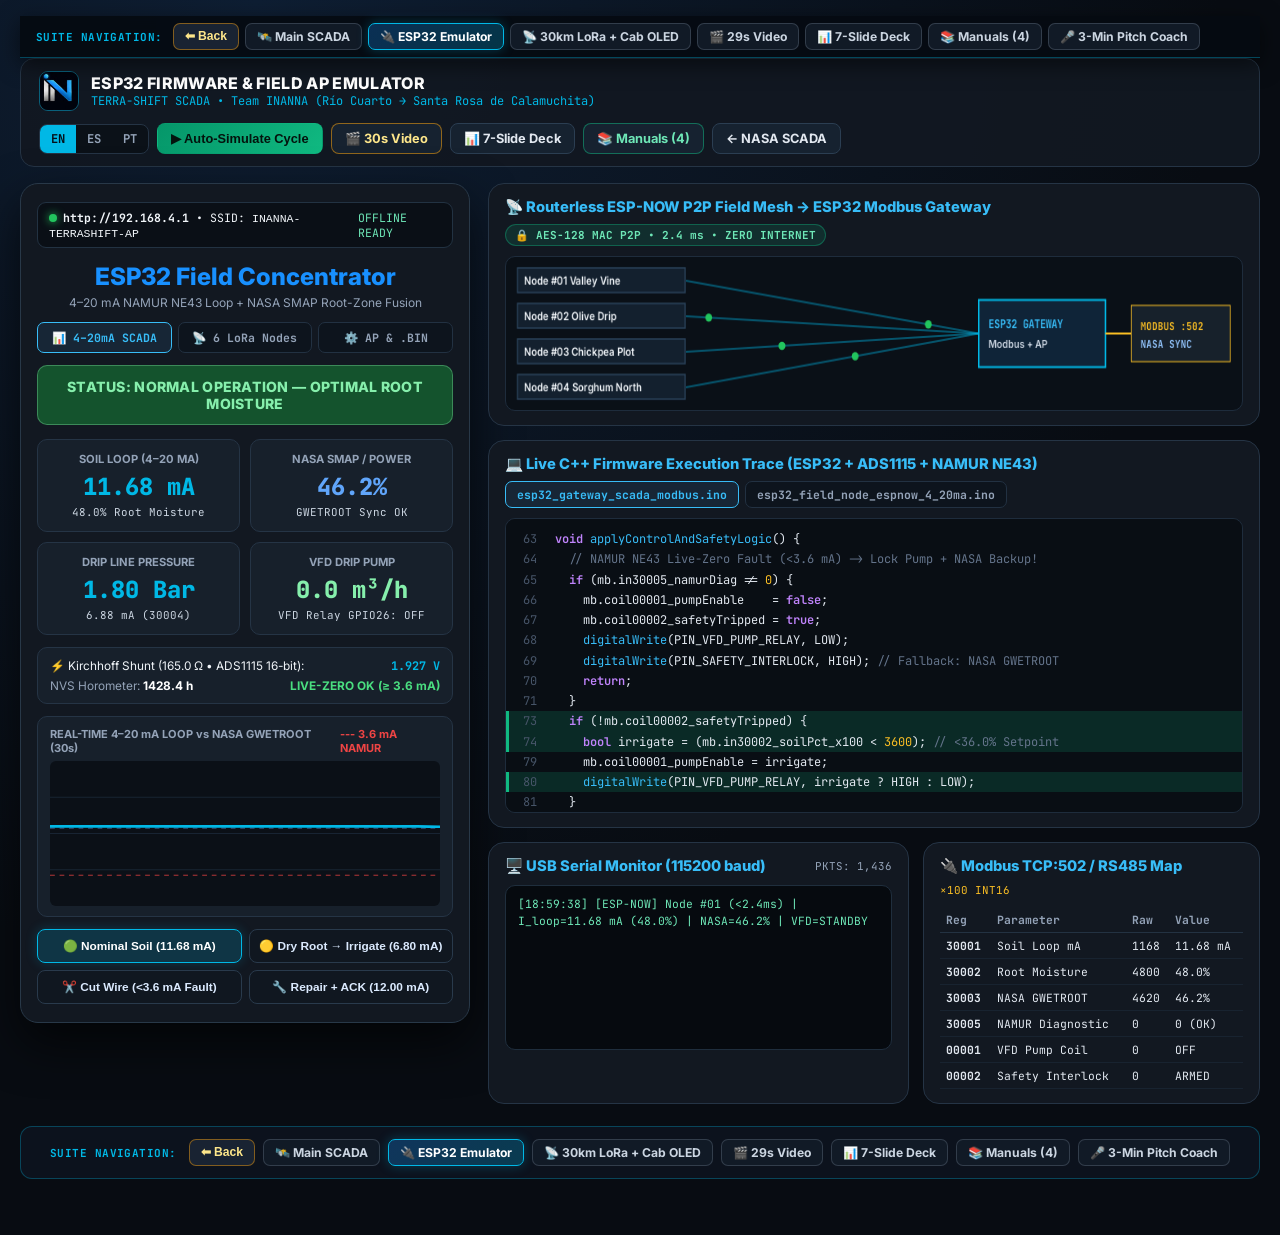
<file: esp32/index.html>
<!DOCTYPE html>
<html lang="en">
<head>
  <meta charset="UTF-8" />
  <meta name="viewport" content="width=device-width, initial-scale=1.0" />
  <title>ESP32 Firmware &amp; Field AP Emulator | TERRA-SHIFT SCADA — Team INANNA</title>
  <link rel="icon" type="image/jpeg" href="../assets/inanna-isotipo.jpg" />
  <link rel="preconnect" href="https://fonts.googleapis.com" />
  <link rel="preconnect" href="https://fonts.gstatic.com" crossorigin />
  <link href="https://fonts.googleapis.com/css2?family=Inter:wght@400;600;700;800&family=JetBrains+Mono:wght@400;600;700&display=swap" rel="stylesheet" />
  <style>
    :root {
      --bg-body: #080c12;
      --bg-main: #121821;
      --bg-card: #17202b;
      --border: #253445;
      --cyan: #00b8e6;
      --blue: #1890ff;
      --green-bg: #14532d; --green-txt: #86efac;
      --amber-bg: #78350f; --amber-txt: #fde68a;
      --red-bg: #7f1d1d;   --red-txt: #fca5a5;
      --muted: #94a3b8;
    }
    * { box-sizing: border-box; margin: 0; padding: 0; }
    body {
      background: radial-gradient(circle at 20% 0%, #0e1e33 0%, var(--bg-body) 60%);
      color: #f1f5f9;
      font-family: 'Inter', -apple-system, BlinkMacSystemFont, "Segoe UI", sans-serif;
      min-height: 100vh;
      padding: 16px 20px 44px;
    }
    .topbar {
      max-width: 1420px;
      margin: 0 auto 16px;
      display: flex;
      flex-wrap: wrap;
      align-items: center;
      justify-content: space-between;
      gap: 12px;
      background: rgba(18, 24, 33, 0.94);
      border: 1px solid var(--border);
      border-radius: 14px;
      padding: 12px 18px;
    }
    .brand { display: flex; align-items: center; gap: 12px; }
    .brand img { width: 40px; height: 40px; border-radius: 9px; border: 1px solid rgba(0,184,230,0.45); }
    .brand-t1 { font-weight: 800; font-size: 1rem; letter-spacing: 0.02em; color: #fff; }
    .brand-t2 { font-size: 0.75rem; color: var(--cyan); font-family: 'JetBrains Mono', monospace; }
    .nav-actions { display: flex; align-items: center; gap: 8px; flex-wrap: wrap; }
    .lang-group { display: inline-flex; background: #0b1118; border: 1px solid var(--border); border-radius: 8px; overflow: hidden; }
    .lang-btn {
      background: transparent; color: var(--muted); border: none; padding: 6px 11px;
      font-weight: 700; font-size: 0.76rem; cursor: pointer; font-family: 'JetBrains Mono', monospace;
    }
    .lang-btn.active { background: var(--cyan); color: #041019; }
    .pill-btn {
      display: inline-flex; align-items: center; gap: 6px;
      background: #162230; color: #e2e8f0; border: 1px solid #2b3e52;
      padding: 7px 13px; border-radius: 8px; font-size: 0.8rem; font-weight: 700;
      text-decoration: none; cursor: pointer; transition: 0.18s;
    }
    .pill-btn:hover { border-color: var(--cyan); color: #fff; }
    .pill-btn.primary { background: linear-gradient(135deg, #059669, #10b981); color: #04130d; border-color: transparent; }
    .pill-btn.video { border-color: rgba(245,158,11,0.55); color: #fde68a; }

    .workspace {
      max-width: 1420px;
      margin: 0 auto;
      display: grid;
      grid-template-columns: 450px 1fr;
      gap: 18px;
      align-items: start;
    }
    @media (max-width: 1080px) {
      .workspace { grid-template-columns: 1fr; }
    }

    /* LEFT: Authentic INANNA Embedded ESP32 Local Web Server (192.168.4.1) */
    .esp-device-frame {
      background: var(--bg-main);
      border: 1px solid #283848;
      border-radius: 18px;
      padding: 18px 16px;
      box-shadow: 0 20px 48px rgba(0,0,0,0.65);
    }
    .ap-url-bar {
      display: flex; align-items: center; justify-content: space-between;
      background: #0a0f16; border: 1px solid #223242; border-radius: 9px;
      padding: 7px 11px; margin-bottom: 14px; font-family: 'JetBrains Mono', monospace; font-size: 0.72rem;
    }
    .ap-dot { display: inline-block; width: 8px; height: 8px; border-radius: 50%; background: #22c55e; margin-right: 6px; box-shadow: 0 0 8px #22c55e; }
    .esp-h1 { text-align: center; color: var(--blue); font-size: 1.5rem; font-weight: 800; margin-bottom: 4px; }
    .esp-sub { text-align: center; color: var(--muted); font-size: 0.75rem; margin-bottom: 12px; }
    .status-banner {
      width: 100%; padding: 12px 10px; border-radius: 10px; text-align: center;
      font-weight: 800; font-size: 0.88rem; margin-bottom: 14px; letter-spacing: 0.02em;
      transition: all 0.22s ease;
    }
    .status-normal { background: var(--green-bg); color: var(--green-txt); border: 1px solid rgba(134,239,172,0.35); }
    .status-warn   { background: var(--amber-bg); color: var(--amber-txt); border: 1px solid rgba(253,230,138,0.4); }
    .status-fault  { background: var(--red-bg);   color: var(--red-txt);   border: 1px solid rgba(252,165,165,0.55); box-shadow: 0 0 22px rgba(239,68,68,0.35); }

    .metrics-grid { display: grid; grid-template-columns: 1fr 1fr; gap: 10px; margin-bottom: 12px; }
    .metric-card { background: var(--bg-card); border: 1px solid var(--border); border-radius: 10px; padding: 12px 8px; text-align: center; }
    .metric-lbl { color: var(--muted); font-size: 0.7rem; font-weight: 700; text-transform: uppercase; margin-bottom: 5px; }
    .metric-val { color: var(--cyan); font-size: 1.48rem; font-weight: 800; font-family: 'JetBrains Mono', monospace; }
    .metric-sub { color: #cbd5e1; font-size: 0.68rem; margin-top: 3px; font-family: 'JetBrains Mono', monospace; }

    .kirchhoff-box {
      background: var(--bg-card); border: 1px solid var(--border); border-radius: 10px;
      padding: 10px 12px; margin-bottom: 12px; font-size: 0.74rem;
    }
    .k-row { display: flex; justify-content: space-between; align-items: center; margin-bottom: 5px; }
    .k-row:last-child { margin-bottom: 0; }

    .osc-card { background: var(--bg-card); border: 1px solid var(--border); border-radius: 10px; padding: 10px 12px; margin-bottom: 12px; }
    .osc-head { display: flex; justify-content: space-between; font-size: 0.69rem; color: var(--muted); margin-bottom: 6px; font-weight: 700; }
    canvas#oscCanvas { width: 100%; height: 145px; display: block; border-radius: 6px; background: #0b1017; }

    .sim-grid { display: grid; grid-template-columns: 1fr 1fr; gap: 7px; }
    .sim-btn {
      background: #101720; color: #dbeafe; border: 1px solid #293a4c;
      padding: 9px 8px; border-radius: 8px; font-size: 0.74rem; font-weight: 700;
      cursor: pointer; transition: 0.16s; text-align: center;
    }
    .sim-btn:hover { border-color: var(--cyan); }
    .sim-btn.active { background: rgba(0,184,230,0.18); border-color: var(--cyan); color: #fff; box-shadow: 0 0 12px rgba(0,184,230,0.22); }
    .sim-btn.fault-active { background: #dc2626; border-color: #fca5a5; color: #fff; }

    /* RIGHT: ESP-NOW Mesh + Live C++ Firmware IDE + Serial Monitor + Modbus Strip */
    .right-stack { display: flex; flex-direction: column; gap: 14px; }
    .panel {
      background: var(--bg-main); border: 1px solid var(--border);
      border-radius: 16px; padding: 14px 16px;
    }
    .panel-head {
      display: flex; justify-content: space-between; align-items: center; flex-wrap: wrap; gap: 8px;
      margin-bottom: 10px;
    }
    .panel-title { font-size: 0.92rem; font-weight: 800; color: #38bdf8; display: flex; align-items: center; gap: 8px; }
    .badge-aes {
      font-family: 'JetBrains Mono', monospace; font-size: 0.69rem; font-weight: 700;
      padding: 3px 9px; border-radius: 99px;
      background: rgba(16,185,129,0.14); color: #6ee7b7; border: 1px solid rgba(16,185,129,0.38);
    }
    canvas#meshCanvas { width: 100%; height: 155px; display: block; background: #0a1017; border: 1px solid #1e2c3c; border-radius: 10px; }

    /* Firmware IDE */
    .ide-tabs { display: flex; gap: 6px; flex-wrap: wrap; }
    .ide-tab {
      background: #0d141d; color: var(--muted); border: 1px solid #223142;
      padding: 5px 11px; border-radius: 7px; font-family: 'JetBrains Mono', monospace;
      font-size: 0.72rem; font-weight: 700; cursor: pointer;
    }
    .ide-tab.active { background: #172636; color: #38bdf8; border-color: #38bdf8; }
    .code-box {
      background: #090e14; border: 1px solid #1e2c3c; border-radius: 10px;
      padding: 10px 0; font-family: 'JetBrains Mono', monospace; font-size: 0.75rem;
      line-height: 1.52; overflow-x: auto; max-height: 295px; overflow-y: auto;
    }
    .code-line {
      display: flex; padding: 1px 14px; border-left: 3px solid transparent; transition: background 0.2s;
    }
    .code-line.hl-ok { background: rgba(16, 185, 129, 0.16); border-left-color: #10b981; }
    .code-line.hl-warn { background: rgba(245, 158, 11, 0.18); border-left-color: #f59e0b; }
    .code-line.hl-fault { background: rgba(239, 68, 68, 0.24); border-left-color: #ef4444; }
    .ln { width: 32px; color: #475569; user-select: none; flex-shrink: 0; }
    .lc { color: #e2e8f0; white-space: pre; }
    .kw { color: #c084fc; font-weight: 600; }
    .fn { color: #38bdf8; }
    .num { color: #fbbf24; }
    .cm { color: #64748b; }
    .st { color: #86efac; }

    /* Serial Monitor + Modbus */
    .serial-grid { display: grid; grid-template-columns: 1.25fr 1fr; gap: 14px; }
    @media (max-width: 900px) { .serial-grid { grid-template-columns: 1fr; } }
    .serial-term {
      background: #060a0f; border: 1px solid #1f2e3d; border-radius: 10px;
      padding: 10px 12px; height: 165px; overflow-y: auto;
      font-family: 'JetBrains Mono', monospace; font-size: 0.71rem; line-height: 1.48; color: #93c5fd;
    }
    .s-ok { color: #6ee7b7; }
    .s-warn { color: #fde68a; }
    .s-err { color: #fca5a5; font-weight: 700; }
    .mb-table { width: 100%; border-collapse: collapse; font-family: 'JetBrains Mono', monospace; font-size: 0.71rem; }
    .mb-table th { text-align: left; color: var(--muted); padding: 5px 6px; border-bottom: 1px solid #233242; }
    .mb-table td { padding: 5px 6px; border-bottom: 1px solid #182330; color: #e2e8f0; }
    .mb-reg { color: #fbbf24; font-weight: 700; }
  </style>
</head>
<body>

  <header class="topbar">
    <a href="../index.html" class="brand" id="brandHomeLink" style="text-decoration:none;">
      <img src="../assets/inanna-isotipo.jpg" alt="Team INANNA" />
      <div>
        <div class="brand-t1" id="hdrTitle">ESP32 FIRMWARE &amp; FIELD AP EMULATOR</div>
        <div class="brand-t2" id="hdrSub">TERRA-SHIFT SCADA • Team INANNA (Río Cuarto → Santa Rosa de Calamuchita)</div>
      </div>
    </a>
    <div class="nav-actions">
      <div class="lang-group" role="group" aria-label="Language">
        <button class="lang-btn active" data-lang="en">EN</button>
        <button class="lang-btn" data-lang="es">ES</button>
        <button class="lang-btn" data-lang="pt">PT</button>
      </div>
      <button class="pill-btn primary" id="btnAutoCycle" onclick="toggleAutoCycle()">▶ Auto-Simulate Cycle</button>
      <a class="pill-btn video" id="lnkVideo" href="../video/index.html">🎬 30s Video</a>
      <a class="pill-btn" id="lnkDeck" href="../presentation/deck_7_slides.html">📊 7-Slide Deck</a>
      <a class="pill-btn" id="lnkManuals" href="../manuals/index.html" style="border-color:rgba(16,185,129,0.5);color:#6ee7b7;">📚 Manuals (4)</a>
      <a class="pill-btn" id="lnkScada" href="../index.html">← NASA SCADA</a>
    </div>
  </header>

  <main class="workspace">
    <!-- LEFT: EMULATED EMBEDDED ESP32 FIELD SERVER (192.168.4.1) WITH INTERNAL TABS -->
    <section class="esp-device-frame">
      <div class="ap-url-bar">
        <span><span class="ap-dot"></span><strong>http://192.168.4.1</strong> • SSID: <code>INANNA-TERRASHIFT-AP</code></span>
        <span id="apOfflineTag" style="color:#6ee7b7;">OFFLINE READY</span>
      </div>
      <h1 class="esp-h1" id="espCardTitle">ESP32 Field Concentrator</h1>
      <div class="esp-sub" id="espCardSub">4–20 mA NAMUR NE43 Loop + Solar LoRa 915 MHz + NASA SMAP Fusion</div>

      <!-- Internal 192.168.4.1 Embedded AP Tabs -->
      <div style="display:grid;grid-template-columns:repeat(3,1fr);gap:6px;margin-bottom:12px;">
        <button type="button" class="ide-tab active" id="apTabBtn1" onclick="switchApTab('scada')" style="text-align:center;padding:7px 4px;">📊 4–20mA SCADA</button>
        <button type="button" class="ide-tab" id="apTabBtn2" onclick="switchApTab('lora')" style="text-align:center;padding:7px 4px;">📡 6 LoRa Nodes</button>
        <button type="button" class="ide-tab" id="apTabBtn3" onclick="switchApTab('sys')" style="text-align:center;padding:7px 4px;">⚙️ AP &amp; .BIN</button>
      </div>

      <div id="apPaneScada">
      <div id="statusBanner" class="status-banner status-normal">STATUS: NORMAL OPERATION — OPTIMAL MOISTURE</div>

      <div class="metrics-grid">
        <div class="metric-card">
          <div class="metric-lbl" id="lblM1">SOIL LOOP (4–20 mA)</div>
          <div class="metric-val" id="valMa">11.68 mA</div>
          <div class="metric-sub" id="valPct">48.0% Root Moisture</div>
        </div>
        <div class="metric-card">
          <div class="metric-lbl" id="lblM2">NASA SMAP / POWER</div>
          <div class="metric-val" id="valNasa" style="color:#60a5fa;">46.2%</div>
          <div class="metric-sub" id="valNasaSub">GWETROOT Sync OK</div>
        </div>
        <div class="metric-card">
          <div class="metric-lbl" id="lblM3">DRIP LINE PRESSURE</div>
          <div class="metric-val" id="valPress">1.80 Bar</div>
          <div class="metric-sub" id="valPressMa">6.88 mA (Reg 30004)</div>
        </div>
        <div class="metric-card">
          <div class="metric-lbl" id="lblM4">VFD DRIP PUMP</div>
          <div class="metric-val" id="valFlow" style="color:#86efac;">0.0 m³/h</div>
          <div class="metric-sub" id="valRelay">Relay GPIO26: OFF</div>
        </div>
      </div>

      <div class="kirchhoff-box">
        <div class="k-row">
          <span id="lblShunt">⚡ Kirchhoff Shunt (165.0 Ω • ADS1115 16-bit):</span>
          <strong id="valVolts" style="color:var(--cyan);font-family:'JetBrains Mono',monospace;">1.927 V</strong>
        </div>
        <div class="k-row" style="color:var(--muted);">
          <span><span id="lblHrs">NVS Horometer:</span> <strong id="valHrs" style="color:#fff;">1428.4 h</strong></span>
          <span id="valNamurTag" style="color:#4ade80;font-weight:700;">LIVE-ZERO OK (≥ 3.6 mA)</span>
        </div>
      </div>

      <div class="osc-card">
        <div class="osc-head">
          <span id="lblOscTitle">REAL-TIME 4–20 mA LOOP vs NASA GWETROOT (30s)</span>
          <span style="color:#ef4444;">--- 3.6 mA NAMUR</span>
        </div>
        <canvas id="oscCanvas" width="410" height="145"></canvas>
      </div>

      <div class="sim-grid">
        <button class="sim-btn active" id="btnSimNom" onclick="setSimMode('nominal')">🟢 Nominal Soil (11.68 mA)</button>
        <button class="sim-btn" id="btnSimDry" onclick="setSimMode('dry')">🟡 Dry Root → Irrigate (6.80 mA)</button>
        <button class="sim-btn" id="btnSimCut" onclick="setSimMode('cut')">✂️ Cut Wire (&lt;3.6 mA Fault)</button>
        <button class="sim-btn" id="btnSimAck" onclick="setSimMode('ack')">🔧 Repair + ACK (12.00 mA)</button>
      </div>
      </div><!-- /#apPaneScada -->

      <!-- Internal Tab 2: 6 Solar + LoRa 915 MHz Off-Grid Nodes -->
      <div id="apPaneLora" style="display:none;"></div>

      <!-- Internal Tab 3: AP Network, Modbus TCP & Pre-Compiled .BIN Downloads -->
      <div id="apPaneSys" style="display:none;"></div>
    </section>

    <!-- RIGHT: ESP-NOW TOPOLOGY + LIVE C++ CODE EXECUTION + SERIAL & MODBUS -->
    <section class="right-stack">
      <div class="panel">
        <div class="panel-head">
          <div class="panel-title" id="meshTitle">📡 Routerless ESP-NOW P2P Field Mesh → ESP32 Modbus Gateway</div>
          <span class="badge-aes" id="meshBadge">🔒 AES-128 MAC P2P • 2.4 ms • ZERO INTERNET</span>
        </div>
        <canvas id="meshCanvas" width="900" height="155"></canvas>
      </div>

      <div class="panel">
        <div class="panel-head">
          <div class="panel-title" id="codeTitle">💻 Live C++ Firmware Execution Trace (ESP32 + ADS1115 + NAMUR NE43)</div>
          <div class="ide-tabs">
            <button class="ide-tab active" id="tabGateway" onclick="switchCodeTab('gateway')">esp32_gateway_scada_modbus.ino</button>
            <button class="ide-tab" id="tabNode" onclick="switchCodeTab('node')">esp32_field_node_espnow_4_20ma.ino</button>
          </div>
        </div>
        <div class="code-box" id="codeContainer"></div>
      </div>

      <div class="serial-grid">
        <div class="panel">
          <div class="panel-head">
            <div class="panel-title" id="serialTitle">🖥️ USB Serial Monitor (115200 baud)</div>
            <span style="font-family:'JetBrains Mono',monospace;font-size:0.68rem;color:var(--muted);" id="pktCounter">PKTS: 1,428</span>
          </div>
          <div class="serial-term" id="serialTerm"></div>
        </div>

        <div class="panel">
          <div class="panel-head">
            <div class="panel-title" id="modbusTitle">🔌 Modbus TCP:502 / RS485 Map</div>
            <span style="font-family:'JetBrains Mono',monospace;font-size:0.68rem;color:#fbbf24;">×100 INT16</span>
          </div>
          <table class="mb-table">
            <thead>
              <tr><th id="thReg">Reg</th><th id="thDesc">Parameter</th><th id="thRaw">Raw</th><th id="thVal">Value</th></tr>
            </thead>
            <tbody id="mbBody"></tbody>
          </table>
        </div>
      </div>
    </section>
  </main>

  <script>
    const UI_TEXT = {
      en: {
        hdrTitle: 'ESP32 FIRMWARE & FIELD AP EMULATOR',
        hdrSub: 'TERRA-SHIFT SCADA • Team INANNA (Río Cuarto → Santa Rosa de Calamuchita)',
        autoStart: '▶ Auto-Simulate Cycle',
        autoStop: '⏹ Stop Auto-Cycle',
        lnkVideo: '🎬 30s Video',
        lnkDeck: '📊 7-Slide Deck',
        lnkScada: '← NASA SCADA',
        apOfflineTag: 'OFFLINE READY',
        espCardTitle: 'ESP32 Field Concentrator',
        espCardSub: '4–20 mA NAMUR NE43 Loop + NASA SMAP Root-Zone Fusion',
        lblM1: 'SOIL LOOP (4–20 mA)',
        lblM2: 'NASA SMAP / POWER',
        lblM3: 'DRIP LINE PRESSURE',
        lblM4: 'VFD DRIP PUMP',
        lblShunt: '⚡ Kirchhoff Shunt (165.0 Ω • ADS1115 16-bit):',
        lblHrs: 'NVS Horometer:',
        lblOscTitle: 'REAL-TIME 4–20 mA LOOP vs NASA GWETROOT (30s)',
        btnSimNom: '🟢 Nominal Soil (11.68 mA)',
        btnSimDry: '🟡 Dry Root → Irrigate (6.80 mA)',
        btnSimCut: '✂️ Cut Wire (<3.6 mA Fault)',
        btnSimAck: '🔧 Repair + ACK (12.00 mA)',
        meshTitle: '📡 Routerless ESP-NOW P2P Field Mesh → ESP32 Modbus Gateway',
        meshBadge: '🔒 AES-128 MAC P2P • 2.4 ms • ZERO INTERNET',
        codeTitle: '💻 Live C++ Firmware Execution Trace (ESP32 + ADS1115 + NAMUR NE43)',
        serialTitle: '🖥️ USB Serial Monitor (115200 baud)',
        modbusTitle: '🔌 Modbus TCP:502 / RS485 Map',
        thReg: 'Reg', thDesc: 'Parameter', thRaw: 'Raw', thVal: 'Value',
        rootMoist: 'Root Moisture',
        wireBreak: 'OPEN LOOP FAULT!',
        nasaSync: 'GWETROOT Sync OK',
        nasaFallback: 'ACTIVE BACKUP!',
        relayOn: 'VFD Relay GPIO26: ON',
        relayOff: 'VFD Relay GPIO26: OFF',
        relayLock: 'GPIO27 SAFETY LOCK!',
        namurOk: 'LIVE-ZERO OK (≥ 3.6 mA)',
        namurErr: 'NAMUR NE43 FAULT (< 3.6 mA)!',
        banners: {
          nominal: 'STATUS: NORMAL OPERATION — OPTIMAL ROOT MOISTURE',
          dry: 'STATUS: DRY ROOT ZONE (17.5%) — VFD DRIP IRRIGATION ACTIVE',
          cut: 'CRITICAL: WIRE CUT (0.00 mA) — PUMP LOCKED + NASA ORBITAL BACKUP!',
          ack: 'STATUS: LOOP REPAIRED (50.0%) — SCADA ACK & INTERLOCK ARMED'
        },
        nodes: ['Node #01 Valley Vine', 'Node #02 Olive Drip', 'Node #03 Chickpea Plot', 'Node #04 Sorghum North'],
        gatewayLbl: 'ESP32 GATEWAY\nModbus + AP',
        mbNames: ['Soil Loop mA', 'Root Moisture', 'NASA GWETROOT', 'NAMUR Diagnostic', 'VFD Pump Coil', 'Safety Interlock'],
        mbStates: { ok: '0 (OK)', fault: '2 (CUT)', on: 'ON', off: 'OFF', locked: 'LOCKED', armed: 'ARMED' },
        serialLogs: {
          nominal: '[ESP-NOW] Node #01 (<2.4ms) | I_loop=11.68 mA (48.0%) | NASA=46.2% | VFD=STANDBY',
          dry: '[CONTROL] Soil 6.80 mA (17.5% < 36.0% Setpoint) confirmed by NASA -> VFD PUMP ON (22.4 m3/h)',
          cut: '[NAMUR NE43] FAULT! I_loop=0.00 mA (<3.60 mA) -> GPIO27 LOCKS PUMP! Switching to NASA GWETROOT (46.2%)',
          ack: '[SCADA ACK] Cable restored (12.00 mA = 50.0%) -> Interlock cleared, Modbus PLC Ready.'
        }
      },
      es: {
        hdrTitle: 'EMULADOR DE CÓDIGO ESP32 Y SERVIDOR DE CAMPO',
        hdrSub: 'TERRA-SHIFT SCADA • Equipo INANNA (Río Cuarto → Sede Santa Rosa de Calamuchita)',
        autoStart: '▶ Simular Ciclo Automático',
        autoStop: '⏹ Detener Ciclo',
        lnkVideo: '🎬 Video 30s',
        lnkDeck: '📊 7 Diapositivas',
        lnkScada: '← SCADA NASA',
        apOfflineTag: 'MODO CAMPO SIN RED',
        espCardTitle: 'Concentrador Rural ESP32',
        espCardSub: 'Lazo 4–20 mA NAMUR NE43 + Fusión Radicular NASA SMAP',
        lblM1: 'LAZO SUELO (4–20 mA)',
        lblM2: 'NASA SMAP / POWER',
        lblM3: 'PRESIÓN GOTEO',
        lblM4: 'BOMBA VFD RIEGO',
        lblShunt: '⚡ Derivación Kirchhoff (165.0 Ω • ADS1115 16-bit):',
        lblHrs: 'Horómetro NVS:',
        lblOscTitle: 'LAZO 4–20 mA EN TIEMPO REAL vs NASA GWETROOT (30s)',
        btnSimNom: '🟢 Suelo Nominal (11.68 mA)',
        btnSimDry: '🟡 Raíz Seca → Regar (6.80 mA)',
        btnSimCut: '✂️ Cable Cortado (<3.6 mA)',
        btnSimAck: '🔧 Reparar + Confirmar (12 mA)',
        meshTitle: '📡 Red Rural ESP-NOW P2P sin Router → Concentrador ESP32 Modbus',
        meshBadge: '🔒 AES-128 MAC P2P • 2.4 ms • CERO INTERNET',
        codeTitle: '💻 Ejecución en Vivo del Código C++ ESP32 (ADS1115 + NAMUR NE43)',
        serialTitle: '🖥️ Monitor Serie USB (115200 baudios)',
        modbusTitle: '🔌 Mapa Modbus TCP:502 / RS485',
        thReg: 'Reg', thDesc: 'Parámetro', thRaw: 'Crudo', thVal: 'Valor',
        rootMoist: 'Humedad Raíz',
        wireBreak: '¡LAZO ABIERTO!',
        nasaSync: 'Sincronía GWETROOT OK',
        nasaFallback: '¡RESPALDO ACTIVO!',
        relayOn: 'Relé VFD GPIO26: ENCENDIDO',
        relayOff: 'Relé VFD GPIO26: APAGADO',
        relayLock: '¡BLOQUEO GPIO27 ACTIVO!',
        namurOk: 'CERO VIVO OK (≥ 3.6 mA)',
        namurErr: '¡FALLA NAMUR NE43 (< 3.6 mA)!',
        banners: {
          nominal: 'ESTADO: OPERACIÓN NORMAL — HUMEDAD RADICULAR ÓPTIMA',
          dry: 'ESTADO: RAÍZ SECA (17.5%) — RIEGO POR GOTEO VFD ACTIVO',
          cut: 'CRÍTICO: CABLE CORTADO (0.00 mA) — ¡BOMBA ENCLAVADA + RESPALDO NASA!',
          ack: 'ESTADO: LAZO REPARADO (50.0%) — ALARMA CONFIRMADA Y SISTEMA ARMADO'
        },
        nodes: ['Nodo #01 Vid Serrana', 'Nodo #02 Olivo Goteo', 'Nodo #03 Lote Garbanzo', 'Nodo #04 Sorgo Norte'],
        gatewayLbl: 'ESP32 CENTRAL\nModbus + AP',
        mbNames: ['Corriente Lazo', 'Humedad Raíz', 'NASA GWETROOT', 'Diagnóstico NAMUR', 'Bobina Bomba VFD', 'Enclavamiento'],
        mbStates: { ok: '0 (OK)', fault: '2 (CORTE)', on: 'ENCENDIDO', off: 'APAGADO', locked: 'BLOQUEADO', armed: 'ARMADO' },
        serialLogs: {
          nominal: '[ESP-NOW] Nodo #01 (<2.4ms) | I_lazo=11.68 mA (48.0%) | NASA=46.2% | VFD=ESPERA',
          dry: '[CONTROL] Suelo 6.80 mA (17.5% < 36.0% Umbral) validado por NASA -> BOMBA VFD ENCENDIDA (22.4 m3/h)',
          cut: '[NAMUR NE43] ¡FALLA! I_lazo=0.00 mA (<3.60 mA) -> ¡GPIO27 ENCLAVA BOMBA! Conmutando a NASA GWETROOT (46.2%)',
          ack: '[CONFIRMACIÓN SCADA] Cable reparado (12.00 mA = 50.0%) -> Enclavamiento liberado, PLC Modbus listo.'
        }
      },
      pt: {
        hdrTitle: 'EMULADOR DE CÓDIGO ESP32 E SERVIDOR DE CAMPO',
        hdrSub: 'TERRA-SHIFT SCADA • Equipe INANNA (Río Cuarto → Sede Santa Rosa de Calamuchita)',
        autoStart: '▶ Simular Ciclo Automático',
        autoStop: '⏹ Parar Ciclo',
        lnkVideo: '🎬 Vídeo 30s',
        lnkDeck: '📊 7 Slides',
        lnkScada: '← SCADA NASA',
        apOfflineTag: 'MODO CAMPO SEM REDE',
        espCardTitle: 'Concentrador Rural ESP32',
        espCardSub: 'Laço 4–20 mA NAMUR NE43 + Fusão Radicular NASA SMAP',
        lblM1: 'LAÇO SOLO (4–20 mA)',
        lblM2: 'NASA SMAP / POWER',
        lblM3: 'PRESSÃO GOTEJAMENTO',
        lblM4: 'BOMBA VFD IRRIGAÇÃO',
        lblShunt: '⚡ Derivação Kirchhoff (165.0 Ω • ADS1115 16-bit):',
        lblHrs: 'Horímetro NVS:',
        lblOscTitle: 'LAÇO 4–20 mA EM TEMPO REAL vs NASA GWETROOT (30s)',
        btnSimNom: '🟢 Solo Nominal (11.68 mA)',
        btnSimDry: '🟡 Raiz Seca → Irrigar (6.80 mA)',
        btnSimCut: '✂️ Cabo Rompido (<3.6 mA)',
        btnSimAck: '🔧 Reparar + Confirmar (12 mA)',
        meshTitle: '📡 Rede Rural ESP-NOW P2P sem Roteador → Concentrador ESP32 Modbus',
        meshBadge: '🔒 AES-128 MAC P2P • 2.4 ms • ZERO INTERNET',
        codeTitle: '💻 Execução ao Vivo do Código C++ ESP32 (ADS1115 + NAMUR NE43)',
        serialTitle: '🖥️ Monitor Serial USB (115200 bauds)',
        modbusTitle: '🔌 Mapa Modbus TCP:502 / RS485',
        thReg: 'Reg', thDesc: 'Parâmetro', thRaw: 'Bruto', thVal: 'Valor',
        rootMoist: 'Umidade Raiz',
        wireBreak: 'LAÇO ABERTO!',
        nasaSync: 'Sincronia GWETROOT OK',
        nasaFallback: 'BACKUP ATIVO!',
        relayOn: 'Relé VFD GPIO26: LIGADO',
        relayOff: 'Relé VFD GPIO26: DESLIGADO',
        relayLock: 'BLOQUEIO GPIO27 ATIVO!',
        namurOk: 'ZERO VIVO OK (≥ 3.6 mA)',
        namurErr: 'FALHA NAMUR NE43 (< 3.6 mA)!',
        banners: {
          nominal: 'STATUS: OPERAÇÃO NORMAL — UMIDADE RADICULAR IDEAL',
          dry: 'STATUS: RAIZ SECA (17.5%) — IRRIGAÇÃO POR GOTEJAMENTO VFD ATIVA',
          cut: 'CRÍTICO: CABO ROMPIDO (0.00 mA) — BOMBA TRAVADA + BACKUP NASA!',
          ack: 'STATUS: LAÇO REPARADO (50.0%) — ALARME CONFIRMADO E SISTEMA ARMADO'
        },
        nodes: ['Nó #01 Videira Serrana', 'Nó #02 Oliveira Gotejo', 'Nó #03 Lote Grão-de-Bico', 'Nó #04 Sorgo Norte'],
        gatewayLbl: 'ESP32 CENTRAL\nModbus + AP',
        mbNames: ['Corrente Laço', 'Umidade Raiz', 'NASA GWETROOT', 'Diagnóstico NAMUR', 'Bobina Bomba VFD', 'Bloqueio Segurança'],
        mbStates: { ok: '0 (OK)', fault: '2 (CORTE)', on: 'LIGADO', off: 'DESLIGADO', locked: 'TRAVADO', armed: 'ARMADO' },
        serialLogs: {
          nominal: '[ESP-NOW] Nó #01 (<2.4ms) | I_laco=11.68 mA (48.0%) | NASA=46.2% | VFD=ESPERA',
          dry: '[CONTROLE] Solo 6.80 mA (17.5% < 36.0% Limite) validado pela NASA -> BOMBA VFD LIGADA (22.4 m3/h)',
          cut: '[NAMUR NE43] FALHA! I_laco=0.00 mA (<3.60 mA) -> GPIO27 TRAVA A BOMBA! Assumindo NASA GWETROOT (46.2%)',
          ack: '[CONFIRMAÇÃO SCADA] Cabo reparado (12.00 mA = 50.0%) -> Bloqueio liberado, CLP Modbus pronto.'
        }
      }
    };

    const CODE_SNIPPETS = {
      gateway: {
        en: [
          { n: 63, t: '<span class="kw">void</span> <span class="fn">applyControlAndSafetyLogic</span>() {' },
          { n: 64, t: '  <span class="cm">// NAMUR NE43 Live-Zero Fault (&lt;3.6 mA) -&gt; Lock Pump + NASA Backup!</span>' },
          { n: 65, t: '  <span class="kw">if</span> (mb.in30005_namurDiag != <span class="num">0</span>) {', modes: { cut: 'hl-fault' } },
          { n: 66, t: '    mb.coil00001_pumpEnable    = <span class="kw">false</span>;', modes: { cut: 'hl-fault' } },
          { n: 67, t: '    mb.coil00002_safetyTripped = <span class="kw">true</span>;', modes: { cut: 'hl-fault' } },
          { n: 68, t: '    <span class="fn">digitalWrite</span>(PIN_VFD_PUMP_RELAY, LOW);', modes: { cut: 'hl-fault' } },
          { n: 69, t: '    <span class="fn">digitalWrite</span>(PIN_SAFETY_INTERLOCK, HIGH); <span class="cm">// Fallback: NASA GWETROOT</span>', modes: { cut: 'hl-fault' } },
          { n: 70, t: '    <span class="kw">return</span>;', modes: { cut: 'hl-fault' } },
          { n: 71, t: '  }' },
          { n: 73, t: '  <span class="kw">if</span> (!mb.coil00002_safetyTripped) {', modes: { nominal: 'hl-ok', dry: 'hl-warn', ack: 'hl-ok' } },
          { n: 74, t: '    <span class="kw">bool</span> irrigate = (mb.in30002_soilPct_x100 &lt; <span class="num">3600</span>); <span class="cm">// &lt;36.0% Setpoint</span>', modes: { nominal: 'hl-ok', dry: 'hl-warn' } },
          { n: 79, t: '    mb.coil00001_pumpEnable = irrigate;', modes: { dry: 'hl-warn' } },
          { n: 80, t: '    <span class="fn">digitalWrite</span>(PIN_VFD_PUMP_RELAY, irrigate ? HIGH : LOW);', modes: { nominal: 'hl-ok', dry: 'hl-warn' } },
          { n: 81, t: '  }' },
          { n: 82, t: '}' },
          { n: 132, t: 'localServer.<span class="fn">on</span>(<span class="st">"/ack"</span>, []() { <span class="cm">// Rearm after cable repair</span>', modes: { ack: 'hl-ok' } },
          { n: 134, t: '  mb.coil00002_safetyTripped = <span class="kw">false</span>; <span class="fn">digitalWrite</span>(PIN_SAFETY_INTERLOCK, LOW);', modes: { ack: 'hl-ok' } },
          { n: 136, t: '});' }
        ],
        es: [
          { n: 63, t: '<span class="kw">void</span> <span class="fn">applyControlAndSafetyLogic</span>() {' },
          { n: 64, t: '  <span class="cm">// Falla Cero Vivo NAMUR NE43 (&lt;3.6 mA) -&gt; ¡Enclavar Bomba + Respaldo NASA!</span>' },
          { n: 65, t: '  <span class="kw">if</span> (mb.in30005_namurDiag != <span class="num">0</span>) {', modes: { cut: 'hl-fault' } },
          { n: 66, t: '    mb.coil00001_pumpEnable    = <span class="kw">false</span>;', modes: { cut: 'hl-fault' } },
          { n: 67, t: '    mb.coil00002_safetyTripped = <span class="kw">true</span>;', modes: { cut: 'hl-fault' } },
          { n: 68, t: '    <span class="fn">digitalWrite</span>(PIN_VFD_PUMP_RELAY, LOW);', modes: { cut: 'hl-fault' } },
          { n: 69, t: '    <span class="fn">digitalWrite</span>(PIN_SAFETY_INTERLOCK, HIGH); <span class="cm">// Usa NASA GWETROOT</span>', modes: { cut: 'hl-fault' } },
          { n: 70, t: '    <span class="kw">return</span>;', modes: { cut: 'hl-fault' } },
          { n: 71, t: '  }' },
          { n: 73, t: '  <span class="kw">if</span> (!mb.coil00002_safetyTripped) {', modes: { nominal: 'hl-ok', dry: 'hl-warn', ack: 'hl-ok' } },
          { n: 74, t: '    <span class="kw">bool</span> regar = (mb.in30002_soilPct_x100 &lt; <span class="num">3600</span>); <span class="cm">// Umbral &lt;36.0%</span>', modes: { nominal: 'hl-ok', dry: 'hl-warn' } },
          { n: 79, t: '    mb.coil00001_pumpEnable = regar;', modes: { dry: 'hl-warn' } },
          { n: 80, t: '    <span class="fn">digitalWrite</span>(PIN_VFD_PUMP_RELAY, regar ? HIGH : LOW);', modes: { nominal: 'hl-ok', dry: 'hl-warn' } },
          { n: 81, t: '  }' },
          { n: 82, t: '}' },
          { n: 132, t: 'localServer.<span class="fn">on</span>(<span class="st">"/ack"</span>, []() { <span class="cm">// Rearme tras reparar el lazo</span>', modes: { ack: 'hl-ok' } },
          { n: 134, t: '  mb.coil00002_safetyTripped = <span class="kw">false</span>; <span class="fn">digitalWrite</span>(PIN_SAFETY_INTERLOCK, LOW);', modes: { ack: 'hl-ok' } },
          { n: 136, t: '});' }
        ],
        pt: [
          { n: 63, t: '<span class="kw">void</span> <span class="fn">applyControlAndSafetyLogic</span>() {' },
          { n: 64, t: '  <span class="cm">// Falha Zero Vivo NAMUR NE43 (&lt;3.6 mA) -&gt; Travar Bomba + Backup NASA!</span>' },
          { n: 65, t: '  <span class="kw">if</span> (mb.in30005_namurDiag != <span class="num">0</span>) {', modes: { cut: 'hl-fault' } },
          { n: 66, t: '    mb.coil00001_pumpEnable    = <span class="kw">false</span>;', modes: { cut: 'hl-fault' } },
          { n: 67, t: '    mb.coil00002_safetyTripped = <span class="kw">true</span>;', modes: { cut: 'hl-fault' } },
          { n: 68, t: '    <span class="fn">digitalWrite</span>(PIN_VFD_PUMP_RELAY, LOW);', modes: { cut: 'hl-fault' } },
          { n: 69, t: '    <span class="fn">digitalWrite</span>(PIN_SAFETY_INTERLOCK, HIGH); <span class="cm">// Assume NASA GWETROOT</span>', modes: { cut: 'hl-fault' } },
          { n: 70, t: '    <span class="kw">return</span>;', modes: { cut: 'hl-fault' } },
          { n: 71, t: '  }' },
          { n: 73, t: '  <span class="kw">if</span> (!mb.coil00002_safetyTripped) {', modes: { nominal: 'hl-ok', dry: 'hl-warn', ack: 'hl-ok' } },
          { n: 74, t: '    <span class="kw">bool</span> irrigar = (mb.in30002_soilPct_x100 &lt; <span class="num">3600</span>); <span class="cm">// Limite &lt;36.0%</span>', modes: { nominal: 'hl-ok', dry: 'hl-warn' } },
          { n: 79, t: '    mb.coil00001_pumpEnable = irrigar;', modes: { dry: 'hl-warn' } },
          { n: 80, t: '    <span class="fn">digitalWrite</span>(PIN_VFD_PUMP_RELAY, irrigar ? HIGH : LOW);', modes: { nominal: 'hl-ok', dry: 'hl-warn' } },
          { n: 81, t: '  }' },
          { n: 82, t: '}' },
          { n: 132, t: 'localServer.<span class="fn">on</span>(<span class="st">"/ack"</span>, []() { <span class="cm">// Rearme após reparo do cabo</span>', modes: { ack: 'hl-ok' } },
          { n: 134, t: '  mb.coil00002_safetyTripped = <span class="kw">false</span>; <span class="fn">digitalWrite</span>(PIN_SAFETY_INTERLOCK, LOW);', modes: { ack: 'hl-ok' } },
          { n: 136, t: '});' }
        ]
      },
      node: {
        en: [
          { n: 59, t: '<span class="kw">float</span> <span class="fn">readCurrentLoopMa</span>(<span class="kw">uint8_t</span> ch) {' },
          { n: 60, t: '  <span class="kw">int16_t</span> raw = ads.<span class="fn">readADC_Differential_0_1</span>();', modes: { nominal: 'hl-ok', dry: 'hl-warn', cut: 'hl-fault', ack: 'hl-ok' } },
          { n: 65, t: '  <span class="kw">return</span> (ads.<span class="fn">computeVolts</span>(raw) / <span class="num">165.0f</span>) * <span class="num">1000.0f</span>; <span class="cm">// Kirchhoff 165 Ohm</span>', modes: { nominal: 'hl-ok', dry: 'hl-warn', cut: 'hl-fault', ack: 'hl-ok' } },
          { n: 66, t: '}' },
          { n: 68, t: 'NamurStatus <span class="fn">evaluateNamurNE43</span>(<span class="kw">float</span> ma, <span class="kw">float</span> &amp;pct) {' },
          { n: 69, t: '  <span class="kw">if</span> (ma &lt; <span class="num">3.60f</span>) { pct = <span class="num">-1.0f</span>; <span class="kw">return</span> NE43_UNDERSCALE_FAULT; }', modes: { cut: 'hl-fault' } },
          { n: 77, t: '  pct = ((ma - <span class="num">4.0f</span>) / <span class="num">16.0f</span>) * <span class="num">100.0f</span>;', modes: { nominal: 'hl-ok', dry: 'hl-warn', ack: 'hl-ok' } },
          { n: 81, t: '  <span class="kw">return</span> NE43_HEALTHY;', modes: { nominal: 'hl-ok', dry: 'hl-warn', ack: 'hl-ok' } },
          { n: 82, t: '}' },
          { n: 135, t: '<span class="fn">esp_now_send</span>(GATEWAY_MAC, (<span class="kw">uint8_t</span>*)&amp;txPkt, <span class="kw">sizeof</span>(txPkt)); <span class="cm">// AES-128 &lt;4ms</span>', modes: { nominal: 'hl-ok', dry: 'hl-warn', cut: 'hl-fault', ack: 'hl-ok' } }
        ],
        es: [
          { n: 59, t: '<span class="kw">float</span> <span class="fn">readCurrentLoopMa</span>(<span class="kw">uint8_t</span> ch) {' },
          { n: 60, t: '  <span class="kw">int16_t</span> raw = ads.<span class="fn">readADC_Differential_0_1</span>();', modes: { nominal: 'hl-ok', dry: 'hl-warn', cut: 'hl-fault', ack: 'hl-ok' } },
          { n: 65, t: '  <span class="kw">return</span> (ads.<span class="fn">computeVolts</span>(raw) / <span class="num">165.0f</span>) * <span class="num">1000.0f</span>; <span class="cm">// Ley Kirchhoff 165 Ω</span>', modes: { nominal: 'hl-ok', dry: 'hl-warn', cut: 'hl-fault', ack: 'hl-ok' } },
          { n: 66, t: '}' },
          { n: 68, t: 'NamurStatus <span class="fn">evaluateNamurNE43</span>(<span class="kw">float</span> ma, <span class="kw">float</span> &amp;pct) {' },
          { n: 69, t: '  <span class="kw">if</span> (ma &lt; <span class="num">3.60f</span>) { pct = <span class="num">-1.0f</span>; <span class="kw">return</span> NE43_UNDERSCALE_FAULT; }', modes: { cut: 'hl-fault' } },
          { n: 77, t: '  pct = ((ma - <span class="num">4.0f</span>) / <span class="num">16.0f</span>) * <span class="num">100.0f</span>;', modes: { nominal: 'hl-ok', dry: 'hl-warn', ack: 'hl-ok' } },
          { n: 81, t: '  <span class="kw">return</span> NE43_HEALTHY;', modes: { nominal: 'hl-ok', dry: 'hl-warn', ack: 'hl-ok' } },
          { n: 82, t: '}' },
          { n: 135, t: '<span class="fn">esp_now_send</span>(GATEWAY_MAC, (<span class="kw">uint8_t</span>*)&amp;txPkt, <span class="kw">sizeof</span>(txPkt)); <span class="cm">// AES-128 &lt;4ms</span>', modes: { nominal: 'hl-ok', dry: 'hl-warn', cut: 'hl-fault', ack: 'hl-ok' } }
        ],
        pt: [
          { n: 59, t: '<span class="kw">float</span> <span class="fn">readCurrentLoopMa</span>(<span class="kw">uint8_t</span> ch) {' },
          { n: 60, t: '  <span class="kw">int16_t</span> raw = ads.<span class="fn">readADC_Differential_0_1</span>();', modes: { nominal: 'hl-ok', dry: 'hl-warn', cut: 'hl-fault', ack: 'hl-ok' } },
          { n: 65, t: '  <span class="kw">return</span> (ads.<span class="fn">computeVolts</span>(raw) / <span class="num">165.0f</span>) * <span class="num">1000.0f</span>; <span class="cm">// Lei Kirchhoff 165 Ω</span>', modes: { nominal: 'hl-ok', dry: 'hl-warn', cut: 'hl-fault', ack: 'hl-ok' } },
          { n: 66, t: '}' },
          { n: 68, t: 'NamurStatus <span class="fn">evaluateNamurNE43</span>(<span class="kw">float</span> ma, <span class="kw">float</span> &amp;pct) {' },
          { n: 69, t: '  <span class="kw">if</span> (ma &lt; <span class="num">3.60f</span>) { pct = <span class="num">-1.0f</span>; <span class="kw">return</span> NE43_UNDERSCALE_FAULT; }', modes: { cut: 'hl-fault' } },
          { n: 77, t: '  pct = ((ma - <span class="num">4.0f</span>) / <span class="num">16.0f</span>) * <span class="num">100.0f</span>;', modes: { nominal: 'hl-ok', dry: 'hl-warn', ack: 'hl-ok' } },
          { n: 81, t: '  <span class="kw">return</span> NE43_HEALTHY;', modes: { nominal: 'hl-ok', dry: 'hl-warn', ack: 'hl-ok' } },
          { n: 82, t: '}' },
          { n: 135, t: '<span class="fn">esp_now_send</span>(GATEWAY_MAC, (<span class="kw">uint8_t</span>*)&amp;txPkt, <span class="kw">sizeof</span>(txPkt)); <span class="cm">// AES-128 &lt;4ms</span>', modes: { nominal: 'hl-ok', dry: 'hl-warn', cut: 'hl-fault', ack: 'hl-ok' } }
        ]
      }
    };

    let curLang = 'en';
    let curMode = 'nominal';
    let curTab = 'gateway';
    let pktCount = 1428;
    let pumpHours = 1428.4;
    let autoTimer = null;
    let meshPhase = 0;
    let maHistory = Array(36).fill(11.68);
    let serialEntries = [];

    function getModeMetrics() {
      if (curMode === 'nominal') return { ma: 11.68, pct: 48.0, press: 1.80, pMa: 6.88, flow: 0.0, pump: false, fault: false };
      if (curMode === 'dry')     return { ma: 6.80,  pct: 17.5, press: 4.20, pMa: 10.72, flow: 22.4, pump: true, fault: false };
      if (curMode === 'cut')     return { ma: 0.00,  pct: -1,   press: 0.00, pMa: 4.00, flow: 0.0, pump: false, fault: true };
      return                            { ma: 12.00, pct: 50.0, press: 1.95, pMa: 7.12, flow: 0.0, pump: false, fault: false };
    }

    function pushSerial(modeKey) {
      const ts = new Date().toTimeString().slice(0, 8);
      serialEntries.push({ ts, modeKey });
      if (serialEntries.length > 14) serialEntries.shift();
      renderSerial();
    }

    function renderSerial() {
      const t = UI_TEXT[curLang];
      const box = document.getElementById('serialTerm');
      box.innerHTML = serialEntries.map(e => {
        const cls = e.modeKey === 'cut' ? 's-err' : (e.modeKey === 'dry' ? 's-warn' : 's-ok');
        return `<div class="${cls}">[${e.ts}] ${t.serialLogs[e.modeKey]}</div>`;
      }).join('');
      box.scrollTop = box.scrollHeight;
    }

    function renderCode() {
      const lines = CODE_SNIPPETS[curTab][curLang];
      document.getElementById('codeContainer').innerHTML = lines.map(l => {
        const hl = (l.modes && l.modes[curMode]) ? l.modes[curMode] : '';
        return `<div class="code-line ${hl}"><span class="ln">${l.n}</span><span class="lc">${l.t}</span></div>`;
      }).join('');
    }

    function renderUI() {
      const t = UI_TEXT[curLang];
      const m = getModeMetrics();
      document.documentElement.lang = curLang;

      document.getElementById('hdrTitle').textContent = t.hdrTitle;
      document.getElementById('hdrSub').textContent = t.hdrSub;
      document.getElementById('btnAutoCycle').textContent = autoTimer ? t.autoStop : t.autoStart;
      document.getElementById('lnkVideo').textContent = t.lnkVideo;
      document.getElementById('lnkVideo').href = `../video/index.html?lang=${curLang}`;
      document.getElementById('lnkDeck').textContent = t.lnkDeck;
      document.getElementById('lnkDeck').href = `../presentation/deck_7_slides.html?lang=${curLang}`;
      document.getElementById('lnkScada').textContent = t.lnkScada;
      document.getElementById('lnkScada').href = `../index.html?lang=${curLang}`;

      document.getElementById('apOfflineTag').textContent = t.apOfflineTag;
      document.getElementById('espCardTitle').textContent = t.espCardTitle;
      document.getElementById('espCardSub').textContent = t.espCardSub;

      const banner = document.getElementById('statusBanner');
      banner.textContent = t.banners[curMode];
      banner.className = 'status-banner ' + (curMode === 'cut' ? 'status-fault' : (curMode === 'dry' ? 'status-warn' : 'status-normal'));

      document.getElementById('lblM1').textContent = t.lblM1;
      document.getElementById('lblM2').textContent = t.lblM2;
      document.getElementById('lblM3').textContent = t.lblM3;
      document.getElementById('lblM4').textContent = t.lblM4;

      const valMa = document.getElementById('valMa');
      valMa.textContent = m.ma.toFixed(2) + ' mA';
      valMa.style.color = m.fault ? '#ef4444' : '#00b8e6';
      document.getElementById('valPct').textContent = m.fault ? t.wireBreak : `${m.pct.toFixed(1)}% ${t.rootMoist}`;
      document.getElementById('valNasaSub').textContent = m.fault ? t.nasaFallback : t.nasaSync;
      document.getElementById('valNasaSub').style.color = m.fault ? '#fde68a' : '#cbd5e1';

      document.getElementById('valPress').textContent = m.press.toFixed(2) + ' Bar';
      document.getElementById('valPressMa').textContent = `${m.pMa.toFixed(2)} mA (30004)`;
      document.getElementById('valFlow').textContent = m.flow.toFixed(1) + ' m³/h';
      document.getElementById('valFlow').style.color = m.fault ? '#fca5a5' : (m.pump ? '#fde68a' : '#86efac');
      document.getElementById('valRelay').textContent = m.fault ? t.relayLock : (m.pump ? t.relayOn : t.relayOff);

      document.getElementById('lblShunt').textContent = t.lblShunt;
      document.getElementById('valVolts').textContent = ((m.ma * 165.0) / 1000.0).toFixed(3) + ' V';
      document.getElementById('lblHrs').textContent = t.lblHrs;
      document.getElementById('valHrs').textContent = pumpHours.toFixed(1) + ' h';
      const namurEl = document.getElementById('valNamurTag');
      namurEl.textContent = m.fault ? t.namurErr : t.namurOk;
      namurEl.style.color = m.fault ? '#fca5a5' : '#4ade80';

      document.getElementById('lblOscTitle').textContent = t.lblOscTitle;
      document.getElementById('btnSimNom').textContent = t.btnSimNom;
      document.getElementById('btnSimDry').textContent = t.btnSimDry;
      document.getElementById('btnSimCut').textContent = t.btnSimCut;
      document.getElementById('btnSimAck').textContent = t.btnSimAck;

      document.getElementById('btnSimNom').className = 'sim-btn' + (curMode === 'nominal' ? ' active' : '');
      document.getElementById('btnSimDry').className = 'sim-btn' + (curMode === 'dry' ? ' active' : '');
      document.getElementById('btnSimCut').className = 'sim-btn' + (curMode === 'cut' ? ' fault-active' : '');
      document.getElementById('btnSimAck').className = 'sim-btn' + (curMode === 'ack' ? ' active' : '');

      document.getElementById('meshTitle').textContent = t.meshTitle;
      document.getElementById('meshBadge').textContent = t.meshBadge;
      document.getElementById('codeTitle').textContent = t.codeTitle;
      document.getElementById('serialTitle').textContent = t.serialTitle;
      document.getElementById('modbusTitle').textContent = t.modbusTitle;
      document.getElementById('thReg').textContent = t.thReg;
      document.getElementById('thDesc').textContent = t.thDesc;
      document.getElementById('thRaw').textContent = t.thRaw;
      document.getElementById('thVal').textContent = t.thVal;

      const rows = [
        ['30001', t.mbNames[0], Math.round(m.ma * 100), m.ma.toFixed(2) + ' mA'],
        ['30002', t.mbNames[1], m.fault ? '65535' : Math.round(m.pct * 100), m.fault ? t.wireBreak : m.pct.toFixed(1) + '%'],
        ['30003', t.mbNames[2], '4620', '46.2%'],
        ['30005', t.mbNames[3], m.fault ? '2' : '0', m.fault ? t.mbStates.fault : t.mbStates.ok],
        ['00001', t.mbNames[4], m.pump ? '1' : '0', m.pump ? t.mbStates.on : t.mbStates.off],
        ['00002', t.mbNames[5], m.fault ? '1' : '0', m.fault ? t.mbStates.locked : t.mbStates.armed]
      ];
      document.getElementById('mbBody').innerHTML = rows.map(r =>
        `<tr><td class="mb-reg">${r[0]}</td><td>${r[1]}</td><td>${r[2]}</td><td>${r[3]}</td></tr>`
      ).join('');

      document.querySelectorAll('.lang-btn').forEach(b => b.classList.toggle('active', b.dataset.lang === curLang));
      const lnkMan = document.getElementById('lnkManuals');
      if (lnkMan) {
        lnkMan.textContent = curLang === 'es' ? '📚 Manuales (4)' : (curLang === 'pt' ? '📚 Manuais (4)' : '📚 Manuals (4)');
        lnkMan.href = `../manuals/index.html?lang=${curLang}`;
      }
      const brandHome = document.getElementById('brandHomeLink');
      if (brandHome) brandHome.href = `../index.html?lang=${curLang}`;

      renderApSubTabs();
      renderCode();
      renderSerial();
    }

    let curApTab = 'scada';
    const AP_EXTRA_I18N = {
      en: {
        t1: '📊 4–20mA SCADA',
        t2: '📡 6 LoRa Nodes',
        t3: '⚙️ AP & .BIN',
        loraHdr: 'SOLAR + LORA 915 MHz OFF-GRID FLEET (15–30 km)',
        loraBtnDoc: '📚 Open Full 6-Node Report →',
        loraNodes: [
          ['❄️ #1 Frost Sentinel (PT100 ×2)', '-1.8 °C / +2.4 °C', 'INVERSION ALERT'],
          ['🚰 #2 Bi-Stable Latch Valve', '0.00 mA Hold • 22.4 m³/h', 'PULSE OK'],
          ['🧪 #3 Soil NPK + EC + pH (RS485)', 'pH 6.7 • EC 1.4 dS/m', 'MODBUS OK'],
          ['🌊 #4 Tank & Borehole Level', '14.20 mA (63.8%)', 'NAMUR OK'],
          ['🏔️ #5 Hilltop Mesh + Cab OLED', 'RSSI -84 dBm • 28 km', 'RELAYING'],
          ['🌾 #6 Silobag CO₂ Lance', '440 ppm CO₂ • 13.1% H', 'GRAIN SAFE']
        ],
        sysHdr: 'EMBEDDED AP, MODBUS TCP & PRE-COMPILED BINARIES',
        sysRows: [
          ['Wi-Fi Field AP', 'INANNA-TERRASHIFT-AP (192.168.4.1)'],
          ['LoRa Transceiver', 'SX1276 915.0 MHz • SF10 • +17 dBm'],
          ['Modbus TCP / RTU', 'Port 502 + RS485 MAX485 (×100 Int16)'],
          ['Solar Autonomy', '5W Panel + LiFePO₄ + 15 µA Deep Sleep']
        ],
        dlGw: '⬇ Download Gateway .merged.bin',
        dlNd: '⬇ Download Solar Node .merged.bin',
        goScada: '🛰️ Return to Main NASA + SCADA Console'
      },
      es: {
        t1: '📊 SCADA 4–20mA',
        t2: '📡 6 Nodos LoRa',
        t3: '⚙️ Red y .BIN',
        loraHdr: 'FLOTA SOLAR + LORA 915 MHz SIN SEÑAL (15–30 km)',
        loraBtnDoc: '📚 Abrir Informe Completo de los 6 Nodos →',
        loraNodes: [
          ['❄️ #1 Centinela Heladas (2× PT100)', '-1.8 °C / +2.4 °C', 'INVERSIÓN TÉRMICA'],
          ['🚰 #2 Electroválvula Latch Biestable', '0.00 mA Retención • 22.4 m³/h', 'PULSO 50ms OK'],
          ['🧪 #3 Salud Suelo NPK+EC+pH (RS485)', 'pH 6.7 • EC 1.4 dS/m', 'MODBUS OK'],
          ['🌊 #4 Tanque Australiano y Pozo', '14.20 mA (63.8%)', 'NAMUR OK'],
          ['🏔️ #5 Repetidora Cumbre + Chata OLED', 'RSSI -84 dBm • 28 km', 'RETRANSMITIENDO'],
          ['🌾 #6 Lanza Silobolsa CO₂ (Río IV)', '440 ppm CO₂ • 13.1% H', 'GRANO SEGURO']
        ],
        sysHdr: 'RED LOCAL AP, MODBUS TCP Y BINARIOS COMPILADOS',
        sysRows: [
          ['Wi-Fi AP de Campo', 'INANNA-TERRASHIFT-AP (192.168.4.1)'],
          ['Radio LoRa Largo Alcance', 'SX1276 915.0 MHz • SF10 • +17 dBm'],
          ['Modbus TCP / RS485', 'Puerto 502 + MAX485 (×100 Entero 16b)'],
          ['Autonomía Solar', 'Panel 5W + LiFePO₄ + Sueño 15 µA']
        ],
        dlGw: '⬇ Descargar Gateway .merged.bin',
        dlNd: '⬇ Descargar Nodo Solar .merged.bin',
        goScada: '🛰️ Volver a la Consola Principal NASA + SCADA'
      },
      pt: {
        t1: '📊 SCADA 4–20mA',
        t2: '📡 6 Nós LoRa',
        t3: '⚙️ Rede e .BIN',
        loraHdr: 'FROTA SOLAR + LORA 915 MHz SEM SINAL (15–30 km)',
        loraBtnDoc: '📚 Abrir Relatório Completo dos 6 Nós →',
        loraNodes: [
          ['❄️ #1 Sentinela Geada (2× PT100)', '-1.8 °C / +2.4 °C', 'INVERSÃO TÉRMICA'],
          ['🚰 #2 Válvula Latch Biestável', '0.00 mA Retenção • 22.4 m³/h', 'PULSO 50ms OK'],
          ['🧪 #3 Solo NPK + EC + pH (RS485)', 'pH 6.7 • EC 1.4 dS/m', 'MODBUS OK'],
          ['🌊 #4 Reservatório e Poço (4–20mA)', '14.20 mA (63.8%)', 'NAMUR OK'],
          ['🏔️ #5 Repetidora Topo + Trator OLED', 'RSSI -84 dBm • 28 km', 'RETRANSMITINDO'],
          ['🌾 #6 Lança Silobolsa CO₂', '440 ppm CO₂ • 13.1% U', 'GRÃO SEGURO']
        ],
        sysHdr: 'REDE LOCAL AP, MODBUS TCP E BINÁRIOS COMPILADOS',
        sysRows: [
          ['Wi-Fi AP de Campo', 'INANNA-TERRASHIFT-AP (192.168.4.1)'],
          ['Rádio LoRa Longo Alcance', 'SX1276 915.0 MHz • SF10 • +17 dBm'],
          ['Modbus TCP / RS485', 'Porta 502 + MAX485 (×100 Int16)'],
          ['Autonomia Solar', 'Painel 5W + LiFePO₄ + Deep Sleep 15 µA']
        ],
        dlGw: '⬇ Baixar Gateway .merged.bin',
        dlNd: '⬇ Baixar Nó Solar .merged.bin',
        goScada: '🛰️ Voltar ao Console Principal NASA + SCADA'
      }
    };

    function switchApTab(tab) {
      curApTab = tab;
      document.getElementById('apPaneScada').style.display = tab === 'scada' ? 'block' : 'none';
      document.getElementById('apPaneLora').style.display = tab === 'lora' ? 'block' : 'none';
      document.getElementById('apPaneSys').style.display = tab === 'sys' ? 'block' : 'none';
      document.getElementById('apTabBtn1').classList.toggle('active', tab === 'scada');
      document.getElementById('apTabBtn2').classList.toggle('active', tab === 'lora');
      document.getElementById('apTabBtn3').classList.toggle('active', tab === 'sys');
      if (tab === 'scada') drawOscilloscope();
    }

    function renderApSubTabs() {
      const a = AP_EXTRA_I18N[curLang] || AP_EXTRA_I18N.en;
      document.getElementById('apTabBtn1').textContent = a.t1;
      document.getElementById('apTabBtn2').textContent = a.t2;
      document.getElementById('apTabBtn3').textContent = a.t3;

      document.getElementById('apPaneLora').innerHTML = `
        <div class="status-banner status-normal" style="margin-bottom:10px;">${a.loraHdr}</div>
        <div style="display:grid;gap:7px;margin-bottom:12px;">
          ${a.loraNodes.map(n => `
            <div style="background:#0d141d;border:1px solid var(--border);border-radius:9px;padding:8px 10px;display:flex;justify-content:space-between;align-items:center;gap:8px;">
              <div>
                <div style="font-size:0.78rem;font-weight:700;color:#f1f5f9;">${n[0]}</div>
                <div style="font-family:'JetBrains Mono',monospace;font-size:0.71rem;color:#38bdf8;">${n[1]}</div>
              </div>
              <span style="font-family:'JetBrains Mono',monospace;font-size:0.65rem;padding:3px 7px;border-radius:999px;background:rgba(34,197,94,0.14);color:#86efac;border:1px solid rgba(34,197,94,0.35);white-space:nowrap;">${n[2]}</span>
            </div>
          `).join('')}
        </div>
        <a href="../manuals/index.html?doc=m4&lang=${curLang}" class="pill-btn primary" style="display:flex;justify-content:center;width:100%;padding:9px;">${a.loraBtnDoc}</a>
      `;

      document.getElementById('apPaneSys').innerHTML = `
        <div class="status-banner status-normal" style="margin-bottom:10px;">${a.sysHdr}</div>
        <div style="display:grid;gap:7px;margin-bottom:12px;">
          ${a.sysRows.map(r => `
            <div style="background:#0d141d;border:1px solid var(--border);border-radius:9px;padding:8px 10px;">
              <div style="font-size:0.68rem;color:var(--muted);font-weight:700;text-transform:uppercase;">${r[0]}</div>
              <div style="font-family:'JetBrains Mono',monospace;font-size:0.76rem;color:#00b8e6;margin-top:2px;">${r[1]}</div>
            </div>
          `).join('')}
        </div>
        <div style="display:grid;gap:8px;">
          <a href="../firmware/bin/gateway/esp32_gateway_scada_modbus.ino.merged.bin" download class="pill-btn primary" style="justify-content:center;padding:9px;">${a.dlGw}</a>
          <a href="../firmware/bin/node/esp32_field_node_espnow_4_20ma.ino.merged.bin" download class="pill-btn" style="justify-content:center;padding:9px;border-color:rgba(16,185,129,0.5);color:#6ee7b7;">${a.dlNd}</a>
          <a href="../index.html?lang=${curLang}" class="pill-btn video" style="justify-content:center;padding:9px;">${a.goScada}</a>
        </div>
      `;
    }

    function setSimMode(mode) {
      curMode = mode;
      pushSerial(mode);
      renderUI();
    }

    function switchCodeTab(tab) {
      curTab = tab;
      document.getElementById('tabGateway').classList.toggle('active', tab === 'gateway');
      document.getElementById('tabNode').classList.toggle('active', tab === 'node');
      renderCode();
    }

    function setLanguage(lang) {
      curLang = UI_TEXT[lang] ? lang : 'en';
      localStorage.setItem('inanna_lang', curLang);
      renderUI();
    }

    function toggleAutoCycle() {
      if (autoTimer) {
        clearInterval(autoTimer);
        autoTimer = null;
        renderUI();
        return;
      }
      const seq = ['nominal', 'dry', 'cut', 'ack'];
      let idx = 0;
      setSimMode(seq[idx]);
      autoTimer = setInterval(() => {
        idx = (idx + 1) % seq.length;
        setSimMode(seq[idx]);
      }, 3600);
      renderUI();
    }

    function drawOscilloscope() {
      const c = document.getElementById('oscCanvas');
      const ctx = c.getContext('2d');
      const w = c.width, h = c.height;
      ctx.clearRect(0, 0, w, h);

      // Grid
      ctx.strokeStyle = '#182433';
      ctx.lineWidth = 1;
      for (let i = 1; i < 4; i++) {
        const y = (h / 4) * i;
        ctx.beginPath(); ctx.moveTo(0, y); ctx.lineTo(w, y); ctx.stroke();
      }

      // NASA GWETROOT Reference (46.2% -> 11.39 mA equivalent)
      const yNasa = h - (11.39 / 21.0) * (h - 18) - 9;
      ctx.strokeStyle = 'rgba(96, 165, 250, 0.55)';
      ctx.setLineDash([5, 5]);
      ctx.beginPath(); ctx.moveTo(0, yNasa); ctx.lineTo(w, yNasa); ctx.stroke();

      // NAMUR NE43 3.60 mA Threshold
      const yNamur = h - (3.60 / 21.0) * (h - 18) - 9;
      ctx.strokeStyle = 'rgba(239, 68, 68, 0.75)';
      ctx.beginPath(); ctx.moveTo(0, yNamur); ctx.lineTo(w, yNamur); ctx.stroke();
      ctx.setLineDash([]);

      // Live mA trace
      ctx.strokeStyle = curMode === 'cut' ? '#ef4444' : '#00b8e6';
      ctx.lineWidth = 2.6;
      ctx.beginPath();
      maHistory.forEach((v, i) => {
        const x = (i / (maHistory.length - 1)) * w;
        const y = h - (v / 21.0) * (h - 18) - 9;
        if (i === 0) ctx.moveTo(x, y); else ctx.lineTo(x, y);
      });
      ctx.stroke();
    }

    function drawMesh() {
      const c = document.getElementById('meshCanvas');
      const ctx = c.getContext('2d');
      const w = c.width, h = c.height;
      ctx.clearRect(0, 0, w, h);
      const t = UI_TEXT[curLang];

      const gwX = w * 0.72, gwY = h * 0.5;
      const nodeYs = [24, 60, 96, 132];

      nodeYs.forEach((ny, idx) => {
        const nx = 145;
        const isCut = (idx === 0 && curMode === 'cut');
        ctx.strokeStyle = isCut ? 'rgba(239,68,68,0.75)' : 'rgba(0,184,230,0.42)';
        ctx.lineWidth = 2;
        if (isCut) ctx.setLineDash([6, 5]); else ctx.setLineDash([]);
        ctx.beginPath(); ctx.moveTo(nx + 75, ny); ctx.lineTo(gwX - 70, gwY); ctx.stroke();
        ctx.setLineDash([]);

        // Animated packet dot
        const p = ((meshPhase + idx * 0.25) % 1);
        const px = (nx + 75) + (gwX - 70 - (nx + 75)) * p;
        const py = ny + (gwY - ny) * p;
        ctx.fillStyle = isCut ? '#ef4444' : '#22c55e';
        ctx.beginPath(); ctx.arc(px, py, 4.2, 0, Math.PI * 2); ctx.fill();

        // Node pill
        ctx.fillStyle = isCut ? '#451215' : '#13202e';
        ctx.strokeStyle = isCut ? '#ef4444' : '#2c445c';
        ctx.lineWidth = 1.4;
        ctx.fillRect(14, ny - 13, 205, 25);
        ctx.strokeRect(14, ny - 13, 205, 25);
        ctx.fillStyle = '#f1f5f9';
        ctx.font = '600 11.5px Inter, sans-serif';
        ctx.fillText(t.nodes[idx], 22, ny + 4);
      });

      // Gateway Box
      ctx.fillStyle = curMode === 'cut' ? '#3b1219' : '#0f2438';
      ctx.strokeStyle = curMode === 'cut' ? '#ef4444' : '#00b8e6';
      ctx.lineWidth = 2;
      ctx.fillRect(gwX - 70, gwY - 34, 155, 68);
      ctx.strokeRect(gwX - 70, gwY - 34, 155, 68);
      ctx.fillStyle = '#38bdf8';
      ctx.font = '700 12px JetBrains Mono, monospace';
      const gwLines = t.gatewayLbl.split('\n');
      ctx.fillText(gwLines[0], gwX - 58, gwY - 6);
      ctx.fillStyle = '#cbd5e1';
      ctx.font = '600 11px Inter, sans-serif';
      ctx.fillText(gwLines[1], gwX - 58, gwY + 14);

      // PLC / NASA Output Box
      ctx.strokeStyle = '#fbbf24';
      ctx.beginPath(); ctx.moveTo(gwX + 85, gwY); ctx.lineTo(w - 135, gwY); ctx.stroke();
      ctx.fillStyle = '#17212b';
      ctx.strokeRect(w - 135, gwY - 28, 120, 56);
      ctx.fillRect(w - 135, gwY - 28, 120, 56);
      ctx.fillStyle = '#fbbf24';
      ctx.font = '700 11px JetBrains Mono, monospace';
      ctx.fillText('MODBUS :502', w - 124, gwY - 4);
      ctx.fillStyle = '#93c5fd';
      ctx.fillText('NASA SYNC', w - 124, gwY + 14);
    }

    setInterval(() => {
      const m = getModeMetrics();
      const jitter = m.fault ? 0 : (Math.random() - 0.5) * 0.14;
      maHistory.push(Math.max(0, m.ma + jitter));
      maHistory.shift();
      pktCount += 4;
      if (m.pump) pumpHours += 0.1;
      document.getElementById('pktCounter').textContent = `PKTS: ${pktCount.toLocaleString()}`;
      drawOscilloscope();
    }, 650);

    function animLoop() {
      meshPhase = (meshPhase + 0.012) % 1;
      drawMesh();
      requestAnimationFrame(animLoop);
    }

    const urlLang = new URLSearchParams(window.location.search).get('lang') || localStorage.getItem('inanna_lang');
    curLang = ['en', 'es', 'pt'].includes(urlLang) ? urlLang : 'en';
    pushSerial('nominal');
    renderUI();
    drawOscilloscope();
    animLoop();

    document.querySelectorAll('.lang-btn').forEach(btn => {
      btn.addEventListener('click', () => setLanguage(btn.dataset.lang));
    });
  </script>
  <script src="../js/suite-nav.js?v=nav8"></script>
</body>
</html>
</file>
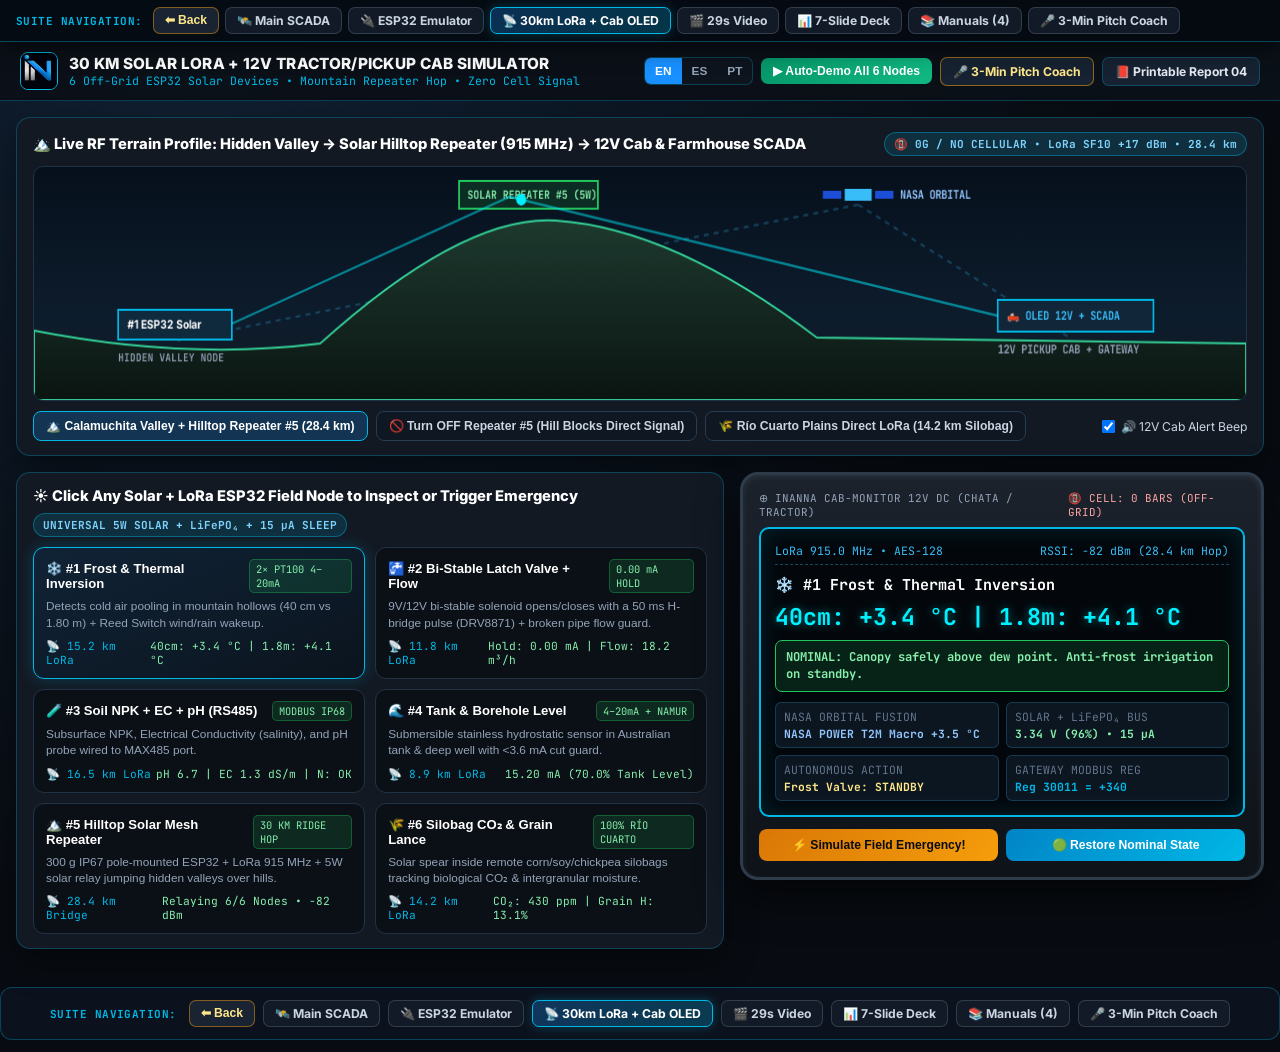
<file: lora/index.html>
<!DOCTYPE html>
<html lang="en">
<head>
  <meta charset="UTF-8" />
  <meta name="viewport" content="width=device-width, initial-scale=1.0" />
  <title>30 km Solar LoRa + 12V Cab OLED Simulator — TERRA-SHIFT SCADA</title>
  <link rel="icon" type="image/jpeg" href="../assets/inanna-isotipo.jpg" />
  <link href="https://fonts.googleapis.com/css2?family=Inter:wght@400;600;700;800&family=JetBrains+Mono:wght@500;700&display=swap" rel="stylesheet" />
  <style>
    :root {
      --bg: #080c12;
      --panel: #121923;
      --panel-dark: #0b1017;
      --border: rgba(0, 184, 230, 0.28);
      --cyan: #00b8e6;
      --blue: #1890ff;
      --green: #22c55e;
      --amber: #f59e0b;
      --red: #ef4444;
      --text: #f1f5f9;
      --muted: #94a3b8;
    }
    * { box-sizing: border-box; margin: 0; padding: 0; }
    body {
      background: radial-gradient(circle at 15% 0%, #102033 0%, var(--bg) 62%);
      color: var(--text);
      font-family: 'Inter', sans-serif;
      min-height: 100vh;
    }
    .topbar {
      background: rgba(11, 16, 24, 0.95);
      border-bottom: 1px solid var(--border);
      padding: 10px 20px;
      display: flex;
      align-items: center;
      justify-content: space-between;
      flex-wrap: wrap;
      gap: 10px;
    }
    .brand { display: flex; align-items: center; gap: 11px; text-decoration: none; color: inherit; }
    .brand img { width: 38px; height: 38px; border-radius: 8px; border: 1px solid var(--cyan); }
    .brand-t1 { font-weight: 800; font-size: 0.96rem; letter-spacing: 0.02em; color: #fff; }
    .brand-t2 { font-size: 0.72rem; color: var(--cyan); font-family: 'JetBrains Mono', monospace; }
    .ctrl-row { display: flex; align-items: center; gap: 8px; flex-wrap: wrap; }
    .lang-group { display: flex; background: #0d141d; border: 1px solid var(--border); border-radius: 7px; overflow: hidden; }
    .lang-btn {
      background: transparent; color: var(--muted); border: none; padding: 6px 10px;
      font-weight: 700; font-size: 0.74rem; cursor: pointer;
    }
    .lang-btn.active { background: var(--blue); color: #fff; }
    .btn-act {
      background: #162231; color: #e2e8f0; border: 1px solid var(--border);
      padding: 6px 12px; border-radius: 7px; font-size: 0.76rem; font-weight: 700;
      cursor: pointer; text-decoration: none; display: inline-flex; align-items: center; gap: 6px;
    }
    .btn-act:hover { border-color: var(--cyan); color: #fff; }
    .btn-act.primary { background: linear-gradient(135deg, #059669, #10b981); border: none; color: #fff; }

    .wrap {
      max-width: 1520px;
      margin: 0 auto;
      padding: 16px;
      display: flex;
      flex-direction: column;
      gap: 16px;
    }
    .panel {
      background: var(--panel);
      border: 1px solid var(--border);
      border-radius: 14px;
      padding: 14px 16px;
      box-shadow: 0 14px 32px rgba(0,0,0,0.45);
    }
    .panel-head {
      display: flex;
      justify-content: space-between;
      align-items: center;
      flex-wrap: wrap;
      gap: 8px;
      margin-bottom: 10px;
    }
    .panel-title { font-size: 0.92rem; font-weight: 800; color: #fff; }
    .badge {
      font-family: 'JetBrains Mono', monospace;
      font-size: 0.69rem;
      padding: 4px 9px;
      border-radius: 999px;
      font-weight: 700;
      background: rgba(0, 184, 230, 0.14);
      border: 1px solid rgba(0, 184, 230, 0.4);
      color: #7dd3fc;
    }
    canvas#ridgeCanvas {
      width: 100%;
      height: 235px;
      background: linear-gradient(180deg, #06101c 0%, #0d1c2c 65%, #111920 100%);
      border-radius: 10px;
      border: 1px solid #1e3246;
      display: block;
    }
    .topo-bar {
      display: flex;
      gap: 8px;
      flex-wrap: wrap;
      margin-top: 10px;
      align-items: center;
      justify-content: space-between;
    }
    .mode-pill {
      background: #0e1722;
      color: #cbd5e1;
      border: 1px solid #283c52;
      padding: 7px 12px;
      border-radius: 8px;
      font-size: 0.76rem;
      font-weight: 700;
      cursor: pointer;
    }
    .mode-pill.active {
      background: rgba(24, 144, 255, 0.22);
      border-color: var(--cyan);
      color: #fff;
    }

    .main-grid {
      display: grid;
      grid-template-columns: 1.15fr 0.85fr;
      gap: 16px;
      align-items: start;
    }
    @media (max-width: 1080px) {
      .main-grid { grid-template-columns: 1fr; }
    }
    .nodes-grid {
      display: grid;
      grid-template-columns: repeat(2, 1fr);
      gap: 10px;
    }
    @media (max-width: 680px) {
      .nodes-grid { grid-template-columns: 1fr; }
    }
    .node-card {
      background: var(--panel-dark);
      border: 1px solid #223244;
      border-radius: 11px;
      padding: 11px 12px;
      cursor: pointer;
      transition: all 0.16s ease;
      text-align: left;
      color: var(--text);
    }
    .node-card:hover { border-color: var(--cyan); transform: translateY(-1px); }
    .node-card.selected {
      border-color: var(--cyan);
      background: linear-gradient(155deg, #102336 0%, #0b141e 100%);
      box-shadow: 0 0 16px rgba(0, 184, 230, 0.24);
    }
    .node-card.alert-state {
      border-color: var(--amber);
      box-shadow: 0 0 18px rgba(245, 158, 11, 0.28);
    }
    .nc-top { display: flex; justify-content: space-between; align-items: center; gap: 6px; margin-bottom: 5px; }
    .nc-title { font-size: 0.82rem; font-weight: 800; color: #fff; }
    .nc-tag {
      font-family: 'JetBrains Mono', monospace;
      font-size: 0.65rem;
      padding: 2px 6px;
      border-radius: 5px;
      background: rgba(34,197,94,0.14);
      color: #86efac;
      border: 1px solid rgba(34,197,94,0.35);
    }
    .nc-desc { font-size: 0.74rem; color: var(--muted); line-height: 1.38; margin-bottom: 8px; }
    .nc-foot {
      display: flex;
      justify-content: space-between;
      align-items: center;
      font-family: 'JetBrains Mono', monospace;
      font-size: 0.7rem;
      color: var(--cyan);
    }

    /* 12V PICKUP / TRACTOR CAB OLED HARDWARE BEZEL */
    .cab-bezel {
      background: linear-gradient(180deg, #1b222c 0%, #0e1319 100%);
      border: 3px solid #2e3b4b;
      border-radius: 18px;
      padding: 16px;
      box-shadow: inset 0 2px 6px rgba(255,255,255,0.08), 0 18px 40px rgba(0,0,0,0.65);
    }
    .cab-screws {
      display: flex;
      justify-content: space-between;
      align-items: center;
      font-family: 'JetBrains Mono', monospace;
      font-size: 0.68rem;
      color: #94a3b8;
      margin-bottom: 8px;
    }
    .oled-glass {
      background: #03070b;
      border: 2px solid #00b8e6;
      border-radius: 10px;
      padding: 14px;
      font-family: 'JetBrains Mono', monospace;
      box-shadow: inset 0 0 24px rgba(0, 184, 230, 0.16);
      position: relative;
    }
    .oled-top {
      display: flex;
      justify-content: space-between;
      font-size: 0.72rem;
      color: #38bdf8;
      border-bottom: 1px dashed rgba(56, 189, 248, 0.35);
      padding-bottom: 6px;
      margin-bottom: 10px;
      flex-wrap: wrap;
      gap: 6px;
    }
    .oled-node-name {
      font-size: 0.94rem;
      font-weight: 700;
      color: #ffffff;
      margin-bottom: 6px;
    }
    .oled-big-val {
      font-size: 1.45rem;
      font-weight: 700;
      color: #00f0ff;
      text-shadow: 0 0 10px rgba(0, 240, 255, 0.45);
      margin-bottom: 8px;
    }
    .oled-alert-box {
      padding: 8px 10px;
      border-radius: 7px;
      font-size: 0.76rem;
      font-weight: 700;
      margin-bottom: 10px;
      line-height: 1.38;
    }
    .oled-ok { background: rgba(34,197,94,0.14); border: 1px solid #22c55e; color: #86efac; }
    .oled-warn { background: rgba(245,158,11,0.18); border: 1px solid #f59e0b; color: #fde68a; }
    .oled-crit { background: rgba(239,68,68,0.2); border: 1px solid #ef4444; color: #fecaca; }

    .oled-meta-grid {
      display: grid;
      grid-template-columns: repeat(2, 1fr);
      gap: 7px;
      font-size: 0.71rem;
      color: #cbd5e1;
    }
    .oled-meta-cell {
      background: rgba(15, 28, 42, 0.75);
      border: 1px solid rgba(56, 189, 248, 0.22);
      border-radius: 6px;
      padding: 6px 8px;
    }
    .cab-buttons {
      display: grid;
      grid-template-columns: 1fr 1fr;
      gap: 8px;
      margin-top: 12px;
    }
    .cab-hw-btn {
      padding: 9px 10px;
      border-radius: 8px;
      font-weight: 800;
      font-size: 0.76rem;
      cursor: pointer;
      border: 1px solid #334155;
      background: #172230;
      color: #f8fafc;
    }
    .cab-hw-btn.fire {
      background: linear-gradient(135deg, #d97706, #f59e0b);
      border: none;
      color: #080c12;
    }
    .cab-hw-btn.norm {
      background: linear-gradient(135deg, #0284c7, #00b8e6);
      border: none;
      color: #fff;
    }
  </style>
</head>
<body>

  <header class="topbar">
    <a href="../index.html" class="brand" id="brandHome">
      <img src="../assets/inanna-isotipo.jpg" alt="Team INANNA" />
      <div>
        <div class="brand-t1" id="hdrTitle">30 KM SOLAR LORA + 12V TRACTOR/PICKUP CAB SIMULATOR</div>
        <div class="brand-t2" id="hdrSub">6 Off-Grid ESP32 Solar Devices • Mountain Repeater Hop • Zero Cell Signal</div>
      </div>
    </a>
    <div class="ctrl-row">
      <div class="lang-group" role="group">
        <button class="lang-btn active" data-lang="en">EN</button>
        <button class="lang-btn" data-lang="es">ES</button>
        <button class="lang-btn" data-lang="pt">PT</button>
      </div>
      <button class="btn-act primary" id="btnAutoTour" onclick="toggleTour()">▶ Auto-Demo All 6 Nodes</button>
      <a class="btn-act" id="btnPitchLink" href="../pitch/index.html" style="border-color:rgba(245,158,11,0.55);color:#fde68a;">🎤 3-Min Pitch Coach</a>
      <a class="btn-act" id="btnReportLink" href="../manuals/index.html?doc=m4">📕 Printable Report 04</a>
    </div>
  </header>

  <main class="wrap">
    <!-- TOPOGRAPHICAL RF LINK SIMULATOR -->
    <section class="panel">
      <div class="panel-head">
        <div class="panel-title" id="topoTitle">🏔️ Live RF Terrain Profile: Hidden Valley → Solar Hilltop Repeater (915 MHz) → 12V Cab &amp; Farmhouse SCADA</div>
        <span class="badge" id="topoBadge">📵 0G / NO CELLULAR • LoRa SF10 +17 dBm • 28.4 km</span>
      </div>
      <canvas id="ridgeCanvas" width="1440" height="235"></canvas>
      <div class="topo-bar">
        <div style="display:flex;gap:8px;flex-wrap:wrap;">
          <button class="mode-pill active" id="btnTopoRidge" onclick="setTerrain('ridge')">🏔️ Calamuchita Valley + Hilltop Repeater #5 (28.4 km)</button>
          <button class="mode-pill" id="btnTopoBlocked" onclick="setTerrain('blocked')">🚫 Turn OFF Repeater #5 (Hill Blocks Direct Signal)</button>
          <button class="mode-pill" id="btnTopoPlains" onclick="setTerrain('plains')">🌾 Río Cuarto Plains Direct LoRa (14.2 km Silobag)</button>
        </div>
        <label style="font-size:0.76rem;color:#cbd5e1;display:flex;align-items:center;gap:6px;cursor:pointer;">
          <input type="checkbox" id="chkBeep" checked />
          <span id="lblBeep">🔊 12V Cab Alert Beep</span>
        </label>
      </div>
    </section>

    <div class="main-grid">
      <!-- LEFT: 6 CLICKABLE SOLAR + LORA FIELD NODES -->
      <section class="panel">
        <div class="panel-head">
          <div class="panel-title" id="gridTitle">☀️ Click Any Solar + LoRa ESP32 Field Node to Inspect or Trigger Emergency</div>
          <span class="badge" id="gridBadge">UNIVERSAL 5W SOLAR + LiFePO₄ + 15 µA SLEEP</span>
        </div>
        <div class="nodes-grid" id="nodesContainer"></div>
      </section>

      <!-- RIGHT: 12V PICKUP / TRACTOR CAB OLED MONITOR -->
      <section class="cab-bezel">
        <div class="cab-screws">
          <span>⊕ INANNA CAB-MONITOR 12V DC (CHATA / TRACTOR)</span>
          <span id="cabCellStatus" style="color:#fca5a5;">📵 CELL: NO SERVICE</span>
        </div>

        <div class="oled-glass">
          <div class="oled-top">
            <span id="oledFreq">LoRa 915.0 MHz • AES-128</span>
            <span id="oledRssi">RSSI: -82 dBm (28.4 km)</span>
          </div>
          <div class="oled-node-name" id="oledNodeTitle">❄️ #1 Frost &amp; Inversion Sentinel</div>
          <div class="oled-big-val" id="oledPrimaryVal">40cm: +3.4 °C | 1.8m: +4.1 °C</div>
          <div id="oledStatusBox" class="oled-alert-box oled-ok">
            STATUS OK: Canopy above dew point. Anti-frost sprinkler in standby.
          </div>

          <div class="oled-meta-grid">
            <div class="oled-meta-cell">
              <div style="color:#64748b;" id="lblOledNasa">NASA ORBITAL FUSION</div>
              <div style="color:#93c5fd;font-weight:700;margin-top:2px;" id="valOledNasa">POWER T2M_MIN +4.8 °C</div>
            </div>
            <div class="oled-meta-cell">
              <div style="color:#64748b;" id="lblOledSolar">SOLAR + LiFePO₄ BUS</div>
              <div style="color:#86efac;font-weight:700;margin-top:2px;" id="valOledSolar">3.34 V (96%) • 15 µA</div>
            </div>
            <div class="oled-meta-cell">
              <div style="color:#64748b;" id="lblOledActuator">AUTONOMOUS ACTION</div>
              <div style="color:#fde68a;font-weight:700;margin-top:2px;" id="valOledAct">Local Loop Armed</div>
            </div>
            <div class="oled-meta-cell">
              <div style="color:#64748b;" id="lblOledModbus">GATEWAY MODBUS REG</div>
              <div style="color:#00b8e6;font-weight:700;margin-top:2px;" id="valOledModbus">Reg 30011 = 340 (OK)</div>
            </div>
          </div>
        </div>

        <div class="cab-buttons">
          <button class="cab-hw-btn fire" id="btnTriggerAlert" onclick="setNodeAlert(true)">⚡ Simulate Field Emergency!</button>
          <button class="cab-hw-btn norm" id="btnRestoreNorm" onclick="setNodeAlert(false)">🟢 Restore Nominal State</button>
        </div>
      </section>
    </div>
  </main>

  <script>
    const LORA_I18N = {
      en: {
        hdrTitle: '30 KM SOLAR LORA + 12V TRACTOR/PICKUP CAB SIMULATOR',
        hdrSub: '6 Off-Grid ESP32 Solar Devices • Mountain Repeater Hop • Zero Cell Signal',
        autoStart: '▶ Auto-Demo All 6 Nodes',
        autoStop: '⏹ Stop Auto-Demo',
        btnPitch: '🎤 3-Min Pitch Coach',
        btnReport: '📕 Printable Report 04',
        topoTitle: '🏔️ Live RF Terrain Profile: Hidden Valley → Solar Hilltop Repeater (915 MHz) → 12V Cab & Farmhouse SCADA',
        topoBadge: '📵 0G / NO CELLULAR • LoRa SF10 +17 dBm • 28.4 km',
        btnTopoRidge: '🏔️ Calamuchita Valley + Hilltop Repeater #5 (28.4 km)',
        btnTopoBlocked: '🚫 Turn OFF Repeater #5 (Hill Blocks Direct Signal)',
        btnTopoPlains: '🌾 Río Cuarto Plains Direct LoRa (14.2 km Silobag)',
        lblBeep: '🔊 12V Cab Alert Beep',
        gridTitle: '☀️ Click Any Solar + LoRa ESP32 Field Node to Inspect or Trigger Emergency',
        gridBadge: 'UNIVERSAL 5W SOLAR + LiFePO₄ + 15 µA SLEEP',
        cabCell: '📵 CELL: 0 BARS (OFF-GRID)',
        lblOledNasa: 'NASA ORBITAL FUSION',
        lblOledSolar: 'SOLAR + LiFePO₄ BUS',
        lblOledActuator: 'AUTONOMOUS ACTION',
        lblOledModbus: 'GATEWAY MODBUS REG',
        btnTrigger: '⚡ Simulate Field Emergency!',
        btnRestore: '🟢 Restore Nominal State',
        canvasLabels: ['HIDDEN VALLEY NODE', 'SIERRA RIDGE', 'SOLAR REPEATER #5 (5W)', '12V PICKUP CAB + GATEWAY', 'NASA ORBITAL'],
        blockedMsg: '⚠️ REPEATER #5 OFF: Mountain ridge blocks direct 915 MHz packet! Turn Repeater #5 ON to jump 28.4 km.',
        nodes: [
          {
            title: '❄️ #1 Frost & Thermal Inversion',
            tag: '2× PT100 4–20mA',
            desc: 'Detects cold air pooling in mountain hollows (40 cm vs 1.80 m) + Reed Switch wind/rain wakeup.',
            dist: '15.2 km LoRa',
            nomVal: '40cm: +3.4 °C | 1.8m: +4.1 °C',
            alrVal: '40cm: -2.1 °C | 1.8m: +2.8 °C',
            nomMsg: 'NOMINAL: Canopy safely above dew point. Anti-frost irrigation on standby.',
            alrMsg: 'CRITICAL FROST INVERSION! Cold pocket (-2.1 °C) at 40 cm -> Auto-starting anti-frost sprinkler & alerting cab!',
            nasa: 'NASA POWER T2M Macro +3.5 °C',
            solar: '3.34 V (96%) • 15 µA',
            nomAct: 'Frost Valve: STANDBY',
            alrAct: 'GPIO26 Anti-Frost ON!',
            regNom: 'Reg 30011 = +340',
            regAlr: 'Reg 30011 = -210 (ALM)'
          },
          {
            title: '🚰 #2 Bi-Stable Latch Valve + Flow',
            tag: '0.00 mA HOLD',
            desc: '9V/12V bi-stable solenoid opens/closes with a 50 ms H-bridge pulse (DRV8871) + broken pipe flow guard.',
            dist: '11.8 km LoRa',
            nomVal: 'Hold: 0.00 mA | Flow: 18.2 m³/h',
            alrVal: 'PIPE BURST! Flow: 41.6 m³/h (2.3×)',
            nomMsg: 'NOMINAL: Bi-stable magnet holding drip line open at 0.00 mA battery draw.',
            alrMsg: 'BROKEN MAINLINE DETECTED (2.3× flow spike)! Sending 50 ms reverse pulse to shut branch & save tank!',
            nasa: 'SMAP GWETROOT 44.8%',
            solar: '3.36 V (98%) • 0 mA Hold',
            nomAct: 'DRV8871 Pulse: OPEN',
            alrAct: '50ms Reverse SHUTOFF!',
            regNom: 'Reg 30012 = 1820',
            regAlr: 'Reg 00004 = CLOSED!'
          },
          {
            title: '🧪 #3 Soil NPK + EC + pH (RS485)',
            tag: 'MODBUS IP68',
            desc: 'Subsurface NPK, Electrical Conductivity (salinity), and pH probe wired to MAX485 port.',
            dist: '16.5 km LoRa',
            nomVal: 'pH 6.7 | EC 1.3 dS/m | N: OK',
            alrVal: 'SALINITY! EC 4.7 dS/m | pH 8.1',
            nomMsg: 'NOMINAL: Balanced root-zone salinity and NPK nutrients for chickpea/sorghum rotation.',
            alrMsg: 'SALINITY ALERT! NASA MODIS NDVI yellowing confirmed as well-water salt buildup (EC 4.7 dS/m), NOT nitrogen lack!',
            nasa: 'MODIS NDVI Drop 0.68→0.49',
            solar: '3.33 V (94%) • RS485',
            nomAct: 'Fertigation: OPTIMAL',
            alrAct: 'Leaching Flush Advised',
            regNom: 'Reg 30014 = 130',
            regAlr: 'Reg 30014 = 470 (SALT)'
          },
          {
            title: '🌊 #4 Tank & Borehole Level',
            tag: '4–20mA + NAMUR',
            desc: 'Submersible stainless hydrostatic sensor in Australian tank & deep well with <3.6 mA cut guard.',
            dist: '8.9 km LoRa',
            nomVal: '15.20 mA (70.0% Tank Level)',
            alrVal: '4.48 mA (3.0% CRITICAL LOW!)',
            nomMsg: 'NOMINAL: Livestock troughs & irrigation reserve full. Live-zero NAMUR NE43 healthy.',
            alrMsg: 'DYNAMIC DRAWDOWN ALERT! Borehole water near pump intake -> Locking VFD before dry-run cavitation!',
            nasa: 'PRECTOT Deficit -38%',
            solar: '3.35 V (97%) • 24V Boost',
            nomAct: 'Submersible Pump: OK',
            alrAct: 'CAVITATION INTERLOCK!',
            regNom: 'Reg 30016 = 7000',
            regAlr: 'Reg 00002 = LOCKED!'
          },
          {
            title: '🏔️ #5 Hilltop Solar Mesh Repeater',
            tag: '30 KM RIDGE HOP',
            desc: '300 g IP67 pole-mounted ESP32 + LoRa 915 MHz + 5W solar relay jumping hidden valleys over hills.',
            dist: '28.4 km Bridge',
            nomVal: 'Relaying 6/6 Nodes • -82 dBm',
            alrVal: 'STORM BURST: 42 pkts/min OK',
            nomMsg: 'NOMINAL: Bridging hidden Calamuchita valley packets over 420 m ridge to pickup cab & farmhouse.',
            alrMsg: 'HIGH-PRIORITY RELAY: Forwarding emergency frost & valve shutoff packets across 28.4 km with zero packet loss!',
            nasa: 'SRTM Elevation +1,140 m',
            solar: '5W Panel • 3.38 V (99%)',
            nomAct: 'AES-128 Mesh Active',
            alrAct: 'Priority Burst Hop!',
            regNom: 'Reg 30018 = -82 dBm',
            regAlr: 'Reg 30018 = PRIORITY'
          },
          {
            title: '🌾 #6 Silobag CO₂ & Grain Lance',
            tag: '100% RÍO CUARTO',
            desc: 'Solar spear inside remote corn/soy/chickpea silobags tracking biological CO₂ & intergranular moisture.',
            dist: '14.2 km LoRa',
            nomVal: 'CO₂: 430 ppm | Grain H: 13.1%',
            alrVal: 'SPOILAGE! CO₂: 1,920 ppm | 17.8%',
            nomMsg: 'NOMINAL: Dry stored grain in remote lot. Zero biological fermentation detected.',
            alrMsg: 'SILOBAG BREACH / FERMENTATION! CO₂ surged to 1,920 ppm (water ingress from wildlife tear) -> Save harvest now!',
            nasa: 'GIBS Rain Storm 48h Ago',
            solar: '3.32 V (93%) • Spear IP67',
            nomAct: '220 t Grain Protected',
            alrAct: 'DISPATCH EXTRACTOR!',
            regNom: 'Reg 30020 = 430 ppm',
            regAlr: 'Reg 30020 = 1920 ALM!'
          }
        ]
      },
      es: {
        hdrTitle: 'SIMULADOR SOLAR LORA 30 KM + PANTALLA OLED 12V EN CHATA/TRACTOR',
        hdrSub: '6 Dispositivos Solares ESP32 Sin Señal • Salto de Cumbre • Cero Internet/4G',
        autoStart: '▶ Auto-Simular los 6 Nodos',
        autoStop: '⏹ Detener Demo',
        btnPitch: '🎤 Entrenador Pitch 3 Min',
        btnReport: '📕 Informe Imprimible 04',
        topoTitle: '🏔️ Perfil Topográfico RF en Vivo: Valle Oculto → Repetidora Solar de Cumbre (915 MHz) → Chata 12V y Casco',
        topoBadge: '📵 SIN SEÑAL 4G • LoRa SF10 +17 dBm • 28.4 km',
        btnTopoRidge: '🏔️ Valle Calamuchita + Repetidora Cumbre #5 (28.4 km)',
        btnTopoBlocked: '🚫 Apagar Repetidora #5 (El Cerro Bloquea Señal Directa)',
        btnTopoPlains: '🌾 Llanura Río Cuarto LoRa Directo (14.2 km Silobolsa)',
        lblBeep: '🔊 Alerta Sonora en Cabina 12V',
        gridTitle: '☀️ Hacé Clic en Cualquier Nodo Solar + LoRa ESP32 para Inspeccionar o Disparar Alerta',
        gridBadge: 'PLACA UNIVERSAL SOLAR 5W + LiFePO₄ + SUEÑO 15 µA',
        cabCell: '📵 CELULAR: SIN SERVICIO',
        lblOledNasa: 'FUSIÓN ORBITAL NASA',
        lblOledSolar: 'BUS SOLAR + LiFePO₄',
        lblOledActuator: 'ACCIÓN AUTÓNOMA',
        lblOledModbus: 'REGISTRO MODBUS CASCO',
        btnTrigger: '⚡ ¡Disparar Emergencia de Campo!',
        btnRestore: '🟢 Restaurar Estado Normal',
        canvasLabels: ['NODO EN HONDONADA', 'CERRO SERRANO', 'REPETIDORA SOLAR #5 (5W)', 'CHATA 12V + CASCO SCADA', 'SATÉLITE NASA'],
        blockedMsg: '⚠️ REPETIDORA #5 APAGADA: ¡El cerro bloquea la línea de vista directa! Encendé la Posta #5 para saltar 28.4 km.',
        nodes: [
          {
            title: '❄️ #1 Centinela Heladas e Inversión',
            tag: '2× PT100 4–20mA',
            desc: 'Detecta aire helado embolsado en hondonadas (40 cm vs 1.80 m) + anemómetro/pluviómetro Reed Switch.',
            dist: '15.2 km LoRa',
            nomVal: '40cm: +3.4 °C | 1.8m: +4.1 °C',
            alrVal: '40cm: -2.1 °C | 1.8m: +2.8 °C',
            nomMsg: 'NORMAL: Floración sobre punto de rocío. Riego anti-helada en espera.',
            alrMsg: '¡HELADA POR INVERSIÓN TÉRMICA! Bolsón de -2.1 °C a 40 cm del suelo -> ¡Activa solo riego anti-helada y avisa al casco!',
            nasa: 'NASA POWER Macro +3.5 °C',
            solar: '3.34 V (96%) • 15 µA',
            nomAct: 'Riego Helada: ESPERA',
            alrAct: '¡GPIO26 Riego ACTIVO!',
            regNom: 'Reg 30011 = +340',
            regAlr: 'Reg 30011 = -210 (ALM)'
          },
          {
            title: '🚰 #2 Electroválvula Latch + Caudal',
            tag: '0.00 mA RETENCIÓN',
            desc: 'Válvula biestable abre/cierra con pulso de 50 ms (DRV8871) consumiendo 0.00 mA + detector de caño roto.',
            dist: '11.8 km LoRa',
            nomVal: 'Imán: 0.00 mA | Caudal: 18.2 m³/h',
            alrVal: '¡CAÑO ROTO! Caudal: 41.6 m³/h (2.3×)',
            nomMsg: 'NORMAL: Imán biestable mantiene goteo abierto gastando 0.00 mA de batería solar.',
            alrMsg: '¡ROTURA DE MANGUERA (caudal ×2.3 por animal/rotura)! Pulso inverso de 50 ms cierra sola la rama para no vaciar el tanque.',
            nasa: 'SMAP GWETROOT 44.8%',
            solar: '3.36 V (98%) • 0 mA Hold',
            nomAct: 'Pulso DRV8871: ABIERTA',
            alrAct: '¡CIERRE 50ms AUTÓNOMO!',
            regNom: 'Reg 30012 = 1820',
            regAlr: 'Reg 00004 = ¡CERRADA!'
          },
          {
            title: '🧪 #3 Salud Suelo NPK+EC+pH (RS485)',
            tag: 'MODBUS IP68',
            desc: 'Sonda subterránea IP68 (Humedad + EC Salinidad + pH + NPK) directa al puerto RS485 MAX485.',
            dist: '16.5 km LoRa',
            nomVal: 'pH 6.7 | EC 1.3 dS/m | NPK: OK',
            alrVal: '¡SALINIDAD! EC 4.7 dS/m | pH 8.1',
            nomMsg: 'NORMAL: Conductividad y nutrientes óptimos para rotación a garbanzo/sorgo.',
            alrMsg: '¡DIAGNÓSTICO CRUZADO NASA! El manchón amarillo de MODIS NDVI es salinización por agua dura (EC 4.7), ¡no falta de nitrógeno!',
            nasa: 'MODIS NDVI 0.68→0.49',
            solar: '3.33 V (94%) • RS485',
            nomAct: 'Fertirriego: ÓPTIMO',
            alrAct: 'Lavado de Sales Sugerido',
            regNom: 'Reg 30014 = 130',
            regAlr: 'Reg 30014 = 470 (SAL)'
          },
          {
            title: '🌊 #4 Tanque Australiano y Pozo',
            tag: '4–20mA + NAMUR',
            desc: 'Transmisor hidrostático sumergible inoxidable en aguada lejana y caño camisa de perforación.',
            dist: '8.9 km LoRa',
            nomVal: '15.20 mA (70.0% Nivel Tanque)',
            alrVal: '4.48 mA (¡3.0% NIVEL CRÍTICO!)',
            nomMsg: 'NORMAL: Aguada para hacienda y reserva llenas. Lazo NAMUR NE43 sano.',
            alrMsg: '¡BAJÓ LA NAPA / TANQUE VACÍO! Bloquea arranque de bomba sumergible antes de chupar aire (cavitación) y quemarse.',
            nasa: 'Déficit PRECTOT -38%',
            solar: '3.35 V (97%) • Boost 24V',
            nomAct: 'Bomba Pozo: HABILITADA',
            alrAct: '¡BLOQUEO ANTI-SECO!',
            regNom: 'Reg 30016 = 7000',
            regAlr: 'Reg 00002 = ¡ENCLAVADO!'
          },
          {
            title: '🏔️ #5 Posta Repetidora + Chata OLED',
            tag: 'SALTO 30 KM',
            desc: 'Cajita IP67 de 300 g en poste/loma (Solar 5W + LoRa) que salta paquetes por arriba del cerro.',
            dist: '28.4 km Salto',
            nomVal: 'Saltando 6/6 Nodos • -82 dBm',
            alrVal: 'RÁFAGA ALERTA: 42 paq/min OK',
            nomMsg: 'NORMAL: Enlazando valle oculto de Calamuchita por arriba del filo serrano hasta la chata y el casco.',
            alrMsg: '¡RETRANSMISIÓN PRIORITARIA! Saltando alarma crítica a 28.4 km sin perder un solo paquete y sin señal celular.',
            nasa: 'Cota SRTM +1,140 msnm',
            solar: 'Panel 5W • 3.38 V (99%)',
            nomAct: 'Malla AES-128 Activa',
            alrAct: '¡Salto Prioritario!',
            regNom: 'Reg 30018 = -82 dBm',
            regAlr: 'Reg 30018 = PRIORIDAD'
          },
          {
            title: '🌾 #6 Lanza Centinela de Silobolsa',
            tag: '100% RÍO CUARTO',
            desc: 'Lanza solar CO₂ + humedad intergranular para maíz, soja, sorgo y garbanzo en lotes aislados.',
            dist: '14.2 km LoRa',
            nomVal: 'CO₂: 430 ppm | Grano H: 13.1%',
            alrVal: '¡FERMENTACIÓN! CO₂: 1,920 ppm',
            nomMsg: 'NORMAL: Grano seco y estable en silobolsa lejano. Sin actividad biológica.',
            alrMsg: '¡ROTURA POR PELUDO/AGUA EN SILOBOLSA! CO₂ subió a 1,920 ppm semanas antes de pudrirse -> ¡Embolsar/extraer a tiempo!',
            nasa: 'Tormenta GIBS hace 48h',
            solar: '3.32 V (93%) • Lanza IP67',
            nomAct: '220 t Grano Seguro',
            alrAct: '¡REVISAR SILOBOLSA YA!',
            regNom: 'Reg 30020 = 430 ppm',
            regAlr: 'Reg 30020 = ¡1920 ALM!'
          }
        ]
      },
      pt: {
        hdrTitle: 'SIMULADOR SOLAR LORA 30 KM + TELA OLED 12V NA CAMINHONETE/TRATOR',
        hdrSub: '6 Dispositivos Solares ESP32 Sem Sinal • Repetidora de Topo • Zero Internet/4G',
        autoStart: '▶ Auto-Simular os 6 Nós',
        autoStop: '⏹ Parar Demo',
        btnPitch: '🎤 Treinador Pitch 3 Min',
        btnReport: '📕 Relatório Imprimível 04',
        topoTitle: '🏔️ Perfil Topográfico RF ao Vivo: Vale Oculto → Repetidora Solar de Topo (915 MHz) → Cabine 12V e Sede',
        topoBadge: '📵 SEM SINAL 4G • LoRa SF10 +17 dBm • 28.4 km',
        btnTopoRidge: '🏔️ Vale Serrano + Repetidora de Topo #5 (28.4 km)',
        btnTopoBlocked: '🚫 Desligar Repetidora #5 (Morro Bloqueia Sinal Direto)',
        btnTopoPlains: '🌾 Planície Río Cuarto LoRa Direto (14.2 km Silobolsa)',
        lblBeep: '🔊 Alerta Sonoro na Cabine 12V',
        gridTitle: '☀️ Clique em Qualquer Nó Solar + LoRa ESP32 para Inspecionar ou Disparar Alerta',
        gridBadge: 'PLACA UNIVERSAL SOLAR 5W + LiFePO₄ + SLEEP 15 µA',
        cabCell: '📵 CELULAR: SEM SERVIÇO',
        lblOledNasa: 'FUSÃO ORBITAL NASA',
        lblOledSolar: 'BUS SOLAR + LiFePO₄',
        lblOledActuator: 'AÇÃO AUTÔNOMA',
        lblOledModbus: 'REGISTRADOR MODBUS SEDE',
        btnTrigger: '⚡ Disparar Emergência de Campo!',
        btnRestore: '🟢 Restaurar Estado Nominal',
        canvasLabels: ['NÓ NA BAIXADA', 'SERRA / MORRO', 'REPETIDORA SOLAR #5 (5W)', 'TRATOR 12V + SEDE SCADA', 'SATÉLITE NASA'],
        blockedMsg: '⚠️ REPETIDORA #5 DESLIGADA: O morro bloqueia a visada direta! Ligue a Repetidora #5 para saltar 28.4 km.',
        nodes: [
          {
            title: '❄️ #1 Sentinela de Geada e Inversão',
            tag: '2× PT100 4–20mA',
            desc: 'Detecta bolsões de ar gelado em baixadas (40 cm vs 1.80 m) + anemômetro/pluviômetro Reed Switch.',
            dist: '15.2 km LoRa',
            nomVal: '40cm: +3.4 °C | 1.8m: +4.1 °C',
            alrVal: '40cm: -2.1 °C | 1.8m: +2.8 °C',
            nomMsg: 'NOMINAL: Florada acima do ponto de orvalho. Irrigação antigeada em espera.',
            alrMsg: 'GEADA POR INVERSÃO TÉRMICA! Bolsão de -2.1 °C a 40 cm -> Aciona sozinho a irrigação antigeada e alerta a sede!',
            nasa: 'NASA POWER Macro +3.5 °C',
            solar: '3.34 V (96%) • 15 µA',
            nomAct: 'Irrigação Geada: ESPERA',
            alrAct: 'GPIO26 Antigeada LIGADO!',
            regNom: 'Reg 30011 = +340',
            regAlr: 'Reg 30011 = -210 (ALM)'
          },
          {
            title: '🚰 #2 Válvula Latch Biestável + Vazão',
            tag: '0.00 mA RETENÇÃO',
            desc: 'Solenoide biestável abre/fecha com pulso de 50 ms (DRV8871) gastando 0.00 mA + proteção de cano rompido.',
            dist: '11.8 km LoRa',
            nomVal: 'Ímã: 0.00 mA | Vazão: 18.2 m³/h',
            alrVal: 'CANO ROMPIDO! Vazão: 41.6 m³/h (2.3×)',
            nomMsg: 'NOMINAL: Ímã interno mantém gotejamento aberto consumindo 0.00 mA da bateria solar.',
            alrMsg: 'TUBULAÇÃO ROMPIDA (vazão ×2.3)! Pulso reverso de 50 ms fecha o ramal sozinho para não esvaziar o reservatório!',
            nasa: 'SMAP GWETROOT 44.8%',
            solar: '3.36 V (98%) • 0 mA Hold',
            nomAct: 'Pulso DRV8871: ABERTA',
            alrAct: 'FECHAMENTO 50ms AUTO!',
            regNom: 'Reg 30012 = 1820',
            regAlr: 'Reg 00004 = FECHADA!'
          },
          {
            title: '🧪 #3 Saúde do Solo NPK+EC+pH (RS485)',
            tag: 'MODBUS IP68',
            desc: 'Sonda agrícola IP68 (Umidade + Condutividade EC + pH + NPK) ligada direto na porta RS485 MAX485.',
            dist: '16.5 km LoRa',
            nomVal: 'pH 6.7 | EC 1.3 dS/m | NPK: OK',
            alrVal: 'SALINIDADE! EC 4.7 dS/m | pH 8.1',
            nomMsg: 'NOMINAL: Salinidade e nutrientes equilibrados para rotação de culturas.',
            alrMsg: 'FUSÃO NASA MODIS NDVI! Mancha amarela confirmada como salinização por água dura (EC 4.7), e não falta de nitrogênio!',
            nasa: 'MODIS NDVI 0.68→0.49',
            solar: '3.33 V (94%) • RS485',
            nomAct: 'Fertirrigação: IDEAL',
            alrAct: 'Manejo Salino Sugerido',
            regNom: 'Reg 30014 = 130',
            regAlr: 'Reg 30014 = 470 (SAL)'
          },
          {
            title: '🌊 #4 Reservatório e Nível de Poço',
            tag: '4–20mA + NAMUR',
            desc: 'Transmissor hidrostático submersível inox em bebedouro distante e poço artesiano profundo.',
            dist: '8.9 km LoRa',
            nomVal: '15.20 mA (70.0% Reservatório)',
            alrVal: '4.48 mA (3.0% NÍVEL CRÍTICO!)',
            nomMsg: 'NOMINAL: Bebedouro do gado e reserva cheios. Laço NAMUR NE43 íntegro.',
            alrMsg: 'NÍVEL DINÂMICO CRÍTICO! Bloqueia partida da bomba submersa antes de cavitar a seco e queimar o motor!',
            nasa: 'Déficit PRECTOT -38%',
            solar: '3.35 V (97%) • Boost 24V',
            nomAct: 'Bomba Poço: PRONTA',
            alrAct: 'BLOQUEIO ANTISSECO!',
            regNom: 'Reg 30016 = 7000',
            regAlr: 'Reg 00002 = TRAVADO!'
          },
          {
            title: '🏔️ #5 Repetidora Solar + OLED Trator',
            tag: 'SALTO 30 KM',
            desc: 'Caixa IP67 de 300 g no alto do morro (Solar 5W + LoRa) saltando pacotes do vale oculto.',
            dist: '28.4 km Salto',
            nomVal: 'Retransmitindo 6/6 • -82 dBm',
            alrVal: 'RAJADA ALERTA: 42 pkt/min OK',
            nomMsg: 'NOMINAL: Saltando telemetria do vale oculto por cima da serra até a caminhonete e a sede.',
            alrMsg: 'RETRANSMISSÃO PRIORITÁRIA: Saltando pacote crítico a 28.4 km sem perda de dados e sem sinal celular!',
            nasa: 'Altitude SRTM +1,140 m',
            solar: 'Painel 5W • 3.38 V (99%)',
            nomAct: 'Malha AES-128 Ativa',
            alrAct: 'Salto Prioritário!',
            regNom: 'Reg 30018 = -82 dBm',
            regAlr: 'Reg 30018 = PRIORIDADE'
          },
          {
            title: '🌾 #6 Lança Sentinela de Silobolsa',
            tag: 'CO₂ + GRÃOS',
            desc: 'Lança solar CO₂ + umidade intergranular em silobolsas de milho, soja, sorgo e grão-de-bico.',
            dist: '14.2 km LoRa',
            nomVal: 'CO₂: 430 ppm | Grão U: 13.1%',
            alrVal: 'FERMENTAÇÃO! CO₂: 1,920 ppm',
            nomMsg: 'NOMINAL: Grãos secos e seguros em lote isolado. Sem atividade biológica.',
            alrMsg: 'RASGO / INFILTRAÇÃO NO SILOBOLSA! CO₂ subiu a 1,920 ppm semanas antes da perda -> Salve a safra a tempo!',
            nasa: 'Chuva GIBS há 48h',
            solar: '3.32 V (93%) • Lança IP67',
            nomAct: '220 t Grão Protegido',
            alrAct: 'VISTORIAR SILOBOLSA!',
            regNom: 'Reg 30020 = 430 ppm',
            regAlr: 'Reg 30020 = 1920 ALM!'
          }
        ]
      }
    };

    const qLang = new URLSearchParams(window.location.search).get('lang') || localStorage.getItem('inanna_lang');
    let curLang = ['en', 'es', 'pt'].includes(qLang) ? qLang : 'en';
    let selIdx = 0;
    let nodeAlerts = [false, false, false, false, false, false];
    let terrainMode = 'ridge'; // 'ridge' | 'blocked' | 'plains'
    let phase = 0;
    let tourTimer = null;

    function playCabBeep() {
      const chk = document.getElementById('chkBeep');
      if (!chk || !chk.checked) return;
      try {
        const ctx = new (window.AudioContext || window.webkitAudioContext)();
        const osc = ctx.createOscillator();
        const g = ctx.createGain();
        osc.type = 'square';
        osc.frequency.setValueAtTime(880, ctx.currentTime);
        osc.frequency.setValueAtTime(1174, ctx.currentTime + 0.09);
        g.gain.setValueAtTime(0.05, ctx.currentTime);
        g.gain.exponentialRampToValueAtTime(0.001, ctx.currentTime + 0.22);
        osc.connect(g); g.connect(ctx.destination);
        osc.start(); osc.stop(ctx.currentTime + 0.23);
      } catch (e) {}
    }

    function selectNode(idx) {
      selIdx = idx;
      if (idx === 5 && terrainMode === 'ridge') {
        // Keep user choice or show seamless RF
      }
      renderAll();
    }

    function setNodeAlert(flag) {
      nodeAlerts[selIdx] = flag;
      if (flag) playCabBeep();
      renderAll();
    }

    function setTerrain(mode) {
      terrainMode = mode;
      renderAll();
    }

    function toggleTour() {
      if (tourTimer) {
        clearInterval(tourTimer);
        tourTimer = null;
        renderAll();
        return;
      }
      selIdx = 0;
      nodeAlerts[0] = true;
      playCabBeep();
      renderAll();
      tourTimer = setInterval(() => {
        nodeAlerts[selIdx] = false;
        selIdx = (selIdx + 1) % 6;
        nodeAlerts[selIdx] = true;
        terrainMode = (selIdx === 5) ? 'plains' : 'ridge';
        playCabBeep();
        renderAll();
      }, 3400);
    }

    function renderAll() {
      const t = LORA_I18N[curLang];
      document.documentElement.lang = curLang;
      document.getElementById('hdrTitle').textContent = t.hdrTitle;
      document.getElementById('hdrSub').textContent = t.hdrSub;
      document.getElementById('brandHome').href = `../index.html?lang=${curLang}`;
      document.getElementById('btnAutoTour').textContent = tourTimer ? t.autoStop : t.autoStart;
      document.getElementById('btnPitchLink').textContent = t.btnPitch;
      document.getElementById('btnPitchLink').href = `../pitch/index.html?lang=${curLang}`;
      document.getElementById('btnReportLink').textContent = t.btnReport;
      document.getElementById('btnReportLink').href = `../manuals/index.html?doc=m4&lang=${curLang}`;

      document.getElementById('topoTitle').textContent = t.topoTitle;
      document.getElementById('topoBadge').textContent = t.topoBadge;
      document.getElementById('btnTopoRidge').textContent = t.btnTopoRidge;
      document.getElementById('btnTopoBlocked').textContent = t.btnTopoBlocked;
      document.getElementById('btnTopoPlains').textContent = t.btnTopoPlains;
      document.getElementById('btnTopoRidge').classList.toggle('active', terrainMode === 'ridge');
      document.getElementById('btnTopoBlocked').classList.toggle('active', terrainMode === 'blocked');
      document.getElementById('btnTopoPlains').classList.toggle('active', terrainMode === 'plains');
      document.getElementById('lblBeep').textContent = t.lblBeep;

      document.getElementById('gridTitle').textContent = t.gridTitle;
      document.getElementById('gridBadge').textContent = t.gridBadge;
      document.getElementById('cabCellStatus').textContent = t.cabCell;
      document.getElementById('lblOledNasa').textContent = t.lblOledNasa;
      document.getElementById('lblOledSolar').textContent = t.lblOledSolar;
      document.getElementById('lblOledActuator').textContent = t.lblOledActuator;
      document.getElementById('lblOledModbus').textContent = t.lblOledModbus;
      document.getElementById('btnTriggerAlert').textContent = t.btnTrigger;
      document.getElementById('btnRestoreNorm').textContent = t.btnRestore;

      // Render 6 Node Cards
      const grid = document.getElementById('nodesContainer');
      grid.innerHTML = t.nodes.map((n, i) => {
        const isSel = i === selIdx;
        const isAlr = nodeAlerts[i];
        return `
          <button type="button" class="node-card ${isSel ? 'selected' : ''} ${isAlr ? 'alert-state' : ''}" onclick="selectNode(${i})">
            <div class="nc-top">
              <span class="nc-title">${n.title}</span>
              <span class="nc-tag" style="${isAlr ? 'background:rgba(239,68,68,0.2);color:#fecaca;border-color:#ef4444;' : ''}">${isAlr ? '⚠️ ALERT' : n.tag}</span>
            </div>
            <div class="nc-desc">${n.desc}</div>
            <div class="nc-foot">
              <span>📡 ${n.dist}</span>
              <span style="color:${isAlr ? '#fbbf24' : '#86efac'};">${isAlr ? n.alrVal : n.nomVal}</span>
            </div>
          </button>
        `;
      }).join('');

      // Render 12V Cab OLED Screen
      const cur = t.nodes[selIdx];
      const alr = nodeAlerts[selIdx];
      document.getElementById('oledNodeTitle').textContent = cur.title;
      if (terrainMode === 'blocked') {
        document.getElementById('oledRssi').textContent = 'RSSI: NO LOS (BLOCKED)';
        document.getElementById('oledPrimaryVal').textContent = '--- NO RF PACKET ---';
        document.getElementById('oledPrimaryVal').style.color = '#f87171';
        const sb = document.getElementById('oledStatusBox');
        sb.className = 'oled-alert-box oled-warn';
        sb.textContent = t.blockedMsg;
      } else {
        document.getElementById('oledRssi').textContent = terrainMode === 'plains' ? 'RSSI: -76 dBm (14.2 km)' : 'RSSI: -82 dBm (28.4 km Hop)';
        document.getElementById('oledPrimaryVal').textContent = alr ? cur.alrVal : cur.nomVal;
        document.getElementById('oledPrimaryVal').style.color = alr ? '#fbbf24' : '#00f0ff';
        const sb = document.getElementById('oledStatusBox');
        sb.className = 'oled-alert-box ' + (alr ? 'oled-crit' : 'oled-ok');
        sb.textContent = alr ? cur.alrMsg : cur.nomMsg;
      }
      document.getElementById('valOledNasa').textContent = cur.nasa;
      document.getElementById('valOledSolar').textContent = cur.solar;
      document.getElementById('valOledAct').textContent = alr ? cur.alrAct : cur.nomAct;
      document.getElementById('valOledModbus').textContent = alr ? cur.regAlr : cur.regNom;

      document.querySelectorAll('.lang-btn').forEach(b => b.classList.toggle('active', b.dataset.lang === curLang));
    }

    function drawRidge() {
      const c = document.getElementById('ridgeCanvas');
      const ctx = c.getContext('2d');
      const w = c.width, h = c.height;
      ctx.clearRect(0, 0, w, h);
      const t = LORA_I18N[curLang];
      const alr = nodeAlerts[selIdx];

      // NASA Orbital Satellite top-right
      const satX = w * 0.68, satY = 28;
      ctx.fillStyle = '#38bdf8';
      ctx.fillRect(satX - 16, satY - 6, 32, 12);
      ctx.fillStyle = '#1d4ed8';
      ctx.fillRect(satX - 42, satY - 4, 22, 8);
      ctx.fillRect(satX + 20, satY - 4, 22, 8);
      ctx.fillStyle = '#93c5fd';
      ctx.font = '700 12px JetBrains Mono, monospace';
      ctx.fillText(t.canvasLabels[4], satX + 50, satY + 4);

      // Dashed orbital beam
      ctx.strokeStyle = 'rgba(56, 189, 248, 0.25)';
      ctx.setLineDash([6, 6]);
      ctx.beginPath(); ctx.moveTo(satX, satY + 10); ctx.lineTo(170, 175); ctx.stroke();
      ctx.beginPath(); ctx.moveTo(satX, satY + 10); ctx.lineTo(w - 210, 172); ctx.stroke();
      ctx.setLineDash([]);

      // Terrain silhouette
      ctx.beginPath();
      ctx.moveTo(0, h);
      if (terrainMode === 'plains') {
        ctx.lineTo(0, 182);
        ctx.quadraticCurveTo(w * 0.5, 170, w, 182);
      } else {
        ctx.lineTo(0, 165);
        ctx.quadraticCurveTo(180, 195, 340, 178);
        ctx.quadraticCurveTo(510, 48, 620, 54); // Calamuchita Mountain Peak!
        ctx.quadraticCurveTo(760, 62, 930, 172);
        ctx.lineTo(w, 178);
      }
      ctx.lineTo(w, h);
      ctx.closePath();
      const grad = ctx.createLinearGradient(0, 50, 0, h);
      grad.addColorStop(0, '#1e3a2f');
      grad.addColorStop(1, '#0b1512');
      ctx.fillStyle = grad;
      ctx.fill();
      ctx.strokeStyle = '#34d399';
      ctx.lineWidth = 2;
      ctx.stroke();

      const nX = 165, nY = terrainMode === 'plains' ? 172 : 178;
      const rX = 585, rY = 48;
      const gX = w - 210, gY = terrainMode === 'plains' ? 172 : 170;

      // Node Box (Left)
      ctx.fillStyle = alr ? '#7c2d12' : '#0f293d';
      ctx.strokeStyle = alr ? '#f59e0b' : '#00b8e6';
      ctx.fillRect(nX - 65, nY - 34, 135, 30);
      ctx.strokeRect(nX - 65, nY - 34, 135, 30);
      ctx.fillStyle = '#fff';
      ctx.font = '700 12px Inter, sans-serif';
      ctx.fillText(`#${selIdx + 1} ESP32 Solar`, nX - 54, nY - 15);
      ctx.fillStyle = '#94a3b8';
      ctx.font = '600 11px JetBrains Mono, monospace';
      ctx.fillText(t.canvasLabels[0], nX - 65, nY + 18);

      // Pickup Cab + Farmhouse Gateway (Right)
      ctx.fillStyle = '#112638';
      ctx.strokeStyle = '#00b8e6';
      ctx.fillRect(gX - 85, gY - 36, 185, 32);
      ctx.strokeRect(gX - 85, gY - 36, 185, 32);
      ctx.fillStyle = '#38bdf8';
      ctx.font = '700 12px JetBrains Mono, monospace';
      ctx.fillText('🛻 OLED 12V + SCADA', gX - 74, gY - 16);
      ctx.fillStyle = '#94a3b8';
      ctx.fillText(t.canvasLabels[3], gX - 85, gY + 18);

      if (terrainMode !== 'plains') {
        // Hilltop Repeater #5
        const repOn = terrainMode === 'ridge';
        ctx.fillStyle = repOn ? '#0c2d24' : '#2d1215';
        ctx.strokeStyle = repOn ? '#22c55e' : '#ef4444';
        ctx.fillRect(rX - 80, rY - 34, 165, 28);
        ctx.strokeRect(rX - 80, rY - 34, 165, 28);
        ctx.fillStyle = repOn ? '#86efac' : '#fca5a5';
        ctx.font = '700 11.5px JetBrains Mono, monospace';
        ctx.fillText(repOn ? t.canvasLabels[2] : 'OFF: REPEATER #5', rX - 70, rY - 16);
      }

      // RF Packet Path Animation
      const pktColor = alr ? '#fbbf24' : '#00f0ff';
      if (terrainMode === 'ridge') {
        ctx.strokeStyle = alr ? 'rgba(251,191,36,0.65)' : 'rgba(0,240,255,0.5)';
        ctx.lineWidth = 2.4;
        ctx.beginPath(); ctx.moveTo(nX + 70, nY - 20); ctx.lineTo(rX - 20, rY - 18); ctx.lineTo(gX - 85, gY - 20); ctx.stroke();

        const p1 = (phase * 2) % 1;
        if (phase < 0.5) {
          const px = (nX + 70) + (rX - 20 - (nX + 70)) * p1;
          const py = (nY - 20) + (rY - 18 - (nY - 20)) * p1;
          ctx.fillStyle = pktColor; ctx.beginPath(); ctx.arc(px, py, 6, 0, Math.PI * 2); ctx.fill();
        } else {
          const p2 = (phase - 0.5) * 2;
          const px = (rX - 20) + (gX - 85 - (rX - 20)) * p2;
          const py = (rY - 18) + (gY - 20 - (rY - 18)) * p2;
          ctx.fillStyle = pktColor; ctx.beginPath(); ctx.arc(px, py, 6, 0, Math.PI * 2); ctx.fill();
        }
      } else if (terrainMode === 'blocked') {
        ctx.strokeStyle = 'rgba(239,68,68,0.75)';
        ctx.setLineDash([6, 5]);
        ctx.beginPath(); ctx.moveTo(nX + 70, nY - 20); ctx.lineTo(485, 132); ctx.stroke();
        ctx.setLineDash([]);
        ctx.fillStyle = '#ef4444';
        ctx.font = '800 18px Inter, sans-serif';
        ctx.fillText('✖ LOS BLOCKED', 435, 125);
      } else {
        ctx.strokeStyle = alr ? 'rgba(251,191,36,0.65)' : 'rgba(0,240,255,0.5)';
        ctx.lineWidth = 2.4;
        ctx.beginPath(); ctx.moveTo(nX + 70, nY - 20); ctx.lineTo(gX - 85, gY - 20); ctx.stroke();
        const px = (nX + 70) + (gX - 85 - (nX + 70)) * phase;
        ctx.fillStyle = pktColor; ctx.beginPath(); ctx.arc(px, nY - 20, 6, 0, Math.PI * 2); ctx.fill();
      }
    }

    function loop() {
      phase = (phase + 0.008) % 1;
      drawRidge();
      requestAnimationFrame(loop);
    }

    document.querySelectorAll('.lang-btn').forEach(btn => {
      btn.addEventListener('click', () => {
        curLang = btn.dataset.lang;
        localStorage.setItem('inanna_lang', curLang);
        renderAll();
      });
    });

    renderAll();
    loop();
  </script>
  <script src="../js/suite-nav.js?v=nav9"></script>
</body>
</html>
</file>
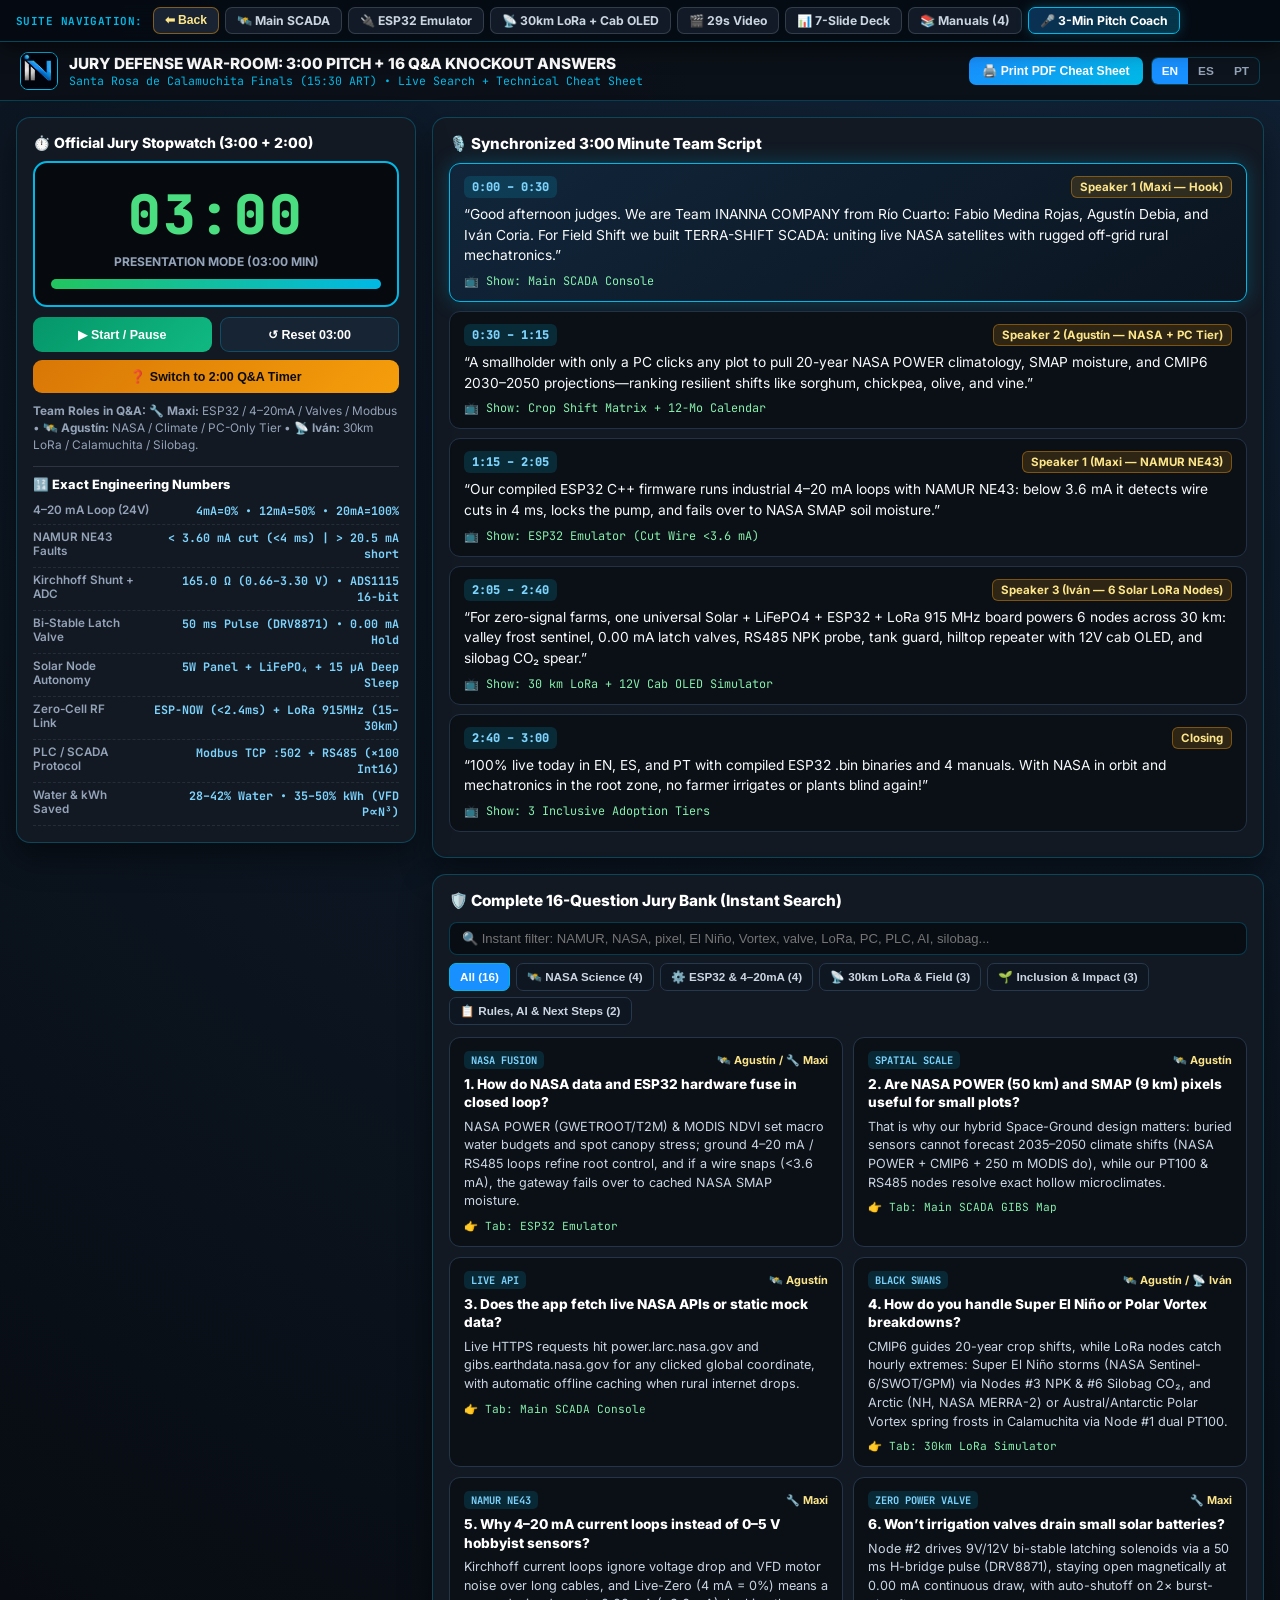
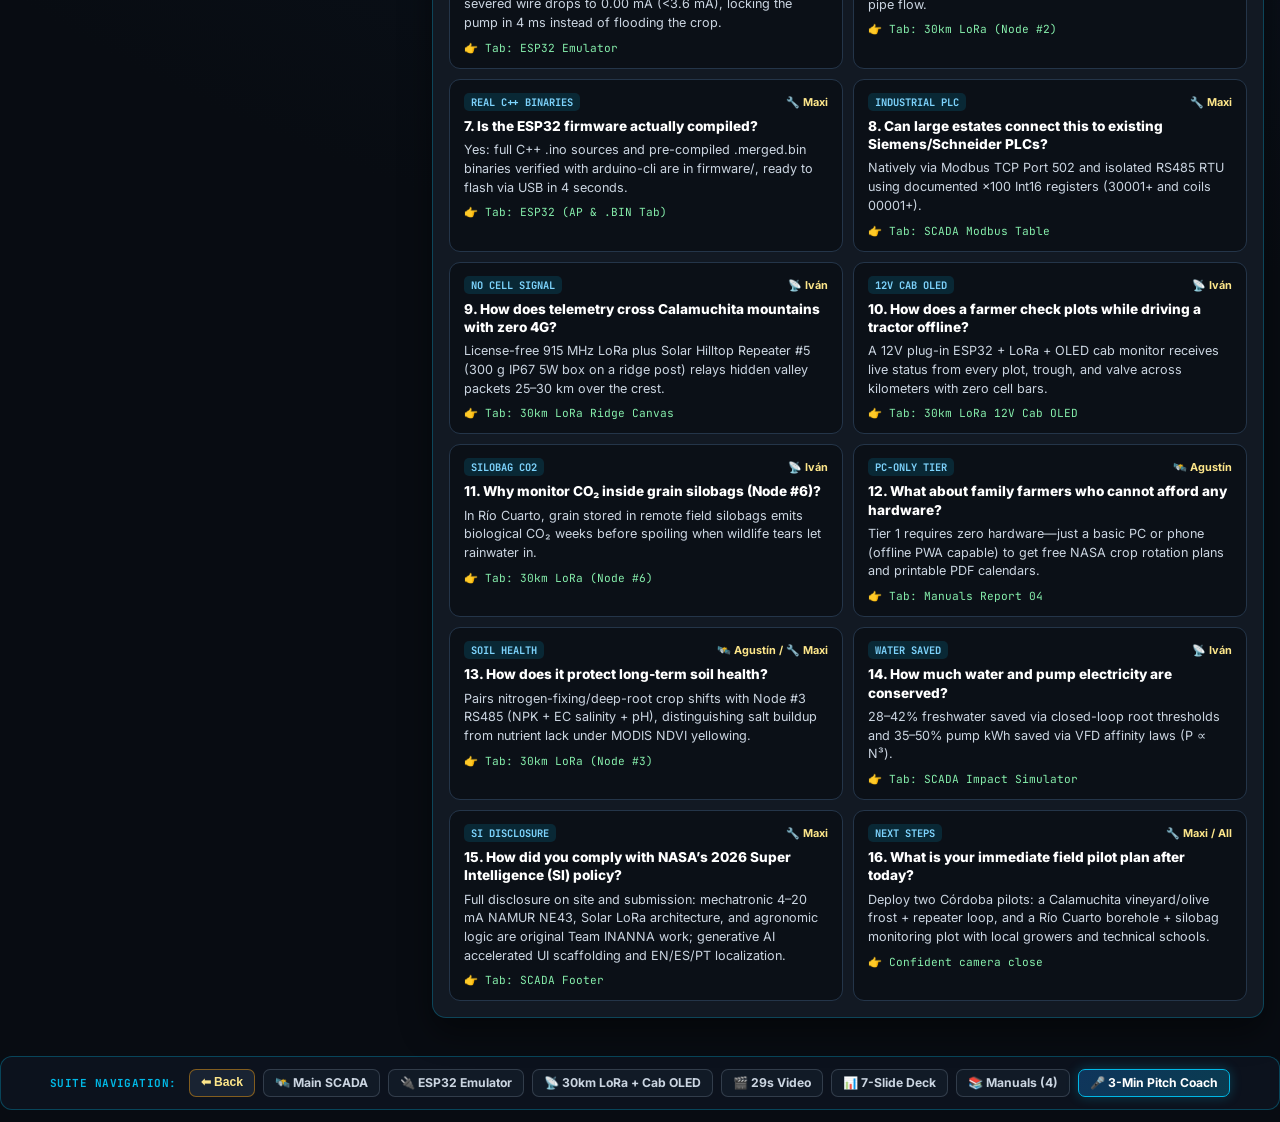
<file: pitch/index.html>
<!DOCTYPE html>
<html lang="es">
<head>
  <meta charset="UTF-8" />
  <meta name="viewport" content="width=device-width, initial-scale=1.0" />
  <title>3-Min Jury Pitch Coach & 16-Question Q&A Defense — TERRA-SHIFT SCADA</title>
  <link rel="icon" type="image/jpeg" href="../assets/inanna-isotipo.jpg" />
  <link href="https://fonts.googleapis.com/css2?family=Inter:wght@400;600;700;800&family=JetBrains+Mono:wght@600;800&display=swap" rel="stylesheet" />
  <style>
    :root {
      --bg: #080c12;
      --panel: #121923;
      --dark: #0b1017;
      --border: rgba(0, 184, 230, 0.28);
      --cyan: #00b8e6;
      --blue: #1890ff;
      --green: #22c55e;
      --amber: #f59e0b;
      --red: #ef4444;
      --text: #f1f5f9;
      --muted: #94a3b8;
    }
    * { box-sizing: border-box; margin: 0; padding: 0; }
    body {
      background: radial-gradient(circle at 80% 0%, #112236 0%, var(--bg) 65%);
      color: var(--text);
      font-family: 'Inter', sans-serif;
      min-height: 100vh;
    }
    .topbar {
      background: rgba(11, 16, 24, 0.95);
      border-bottom: 1px solid var(--border);
      padding: 10px 20px;
      display: flex;
      align-items: center;
      justify-content: space-between;
      flex-wrap: wrap;
      gap: 10px;
    }
    .brand { display: flex; align-items: center; gap: 11px; text-decoration: none; color: inherit; }
    .brand img { width: 38px; height: 38px; border-radius: 8px; border: 1px solid var(--cyan); }
    .brand-t1 { font-weight: 800; font-size: 0.96rem; color: #fff; }
    .brand-t2 { font-size: 0.72rem; color: var(--cyan); font-family: 'JetBrains Mono', monospace; }
    .ctrl-row { display: flex; align-items: center; gap: 8px; flex-wrap: wrap; }
    .lang-group { display: flex; background: #0d141d; border: 1px solid var(--border); border-radius: 7px; overflow: hidden; }
    .lang-btn { background: transparent; color: var(--muted); border: none; padding: 6px 10px; font-weight: 700; font-size: 0.74rem; cursor: pointer; }
    .lang-btn.active { background: var(--blue); color: #fff; }
    .print-btn {
      background: linear-gradient(135deg, #1890ff, #00b8e6); color: #fff; border: none;
      padding: 7px 13px; border-radius: 7px; font-weight: 800; font-size: 0.76rem; cursor: pointer;
    }

    .wrap {
      max-width: 1520px;
      margin: 0 auto;
      padding: 16px;
      display: grid;
      grid-template-columns: 400px 1fr;
      gap: 16px;
      align-items: start;
    }
    @media (max-width: 1080px) {
      .wrap { grid-template-columns: 1fr; }
    }
    .panel {
      background: var(--panel);
      border: 1px solid var(--border);
      border-radius: 14px;
      padding: 16px;
      box-shadow: 0 14px 32px rgba(0,0,0,0.45);
    }
    .timer-card { position: sticky; top: 52px; }
    .clock-box {
      background: #060a0f;
      border: 2px solid var(--cyan);
      border-radius: 14px;
      padding: 16px;
      text-align: center;
      margin: 10px 0;
    }
    .clock-digits {
      font-family: 'JetBrains Mono', monospace;
      font-size: 3.4rem;
      font-weight: 800;
      color: #4ade80;
      letter-spacing: 0.04em;
    }
    .clock-sub { font-size: 0.75rem; color: var(--muted); margin-top: 4px; font-weight: 700; }
    .prog-track { height: 10px; background: #17212e; border-radius: 999px; overflow: hidden; margin-top: 10px; }
    .prog-bar { height: 100%; width: 100%; background: linear-gradient(90deg, #22c55e, #00b8e6); transition: width 0.3s linear; }

    .btn-grid { display: grid; grid-template-columns: 1fr 1fr; gap: 8px; margin-bottom: 8px; }
    .t-btn {
      padding: 9px 11px; border-radius: 9px; font-weight: 800; font-size: 0.78rem;
      cursor: pointer; border: 1px solid var(--border); background: #172434; color: #fff;
    }
    .t-btn.go { background: linear-gradient(135deg, #059669, #10b981); border: none; }
    .t-btn.qa { background: linear-gradient(135deg, #d97706, #f59e0b); border: none; color: #080c12; }

    .cheat-box {
      margin-top: 12px;
      border-top: 1px solid rgba(148,163,184,0.2);
      padding-top: 10px;
    }
    .cheat-row {
      display: flex;
      justify-content: space-between;
      gap: 8px;
      padding: 5px 0;
      border-bottom: 1px dashed rgba(148,163,184,0.14);
      font-size: 0.73rem;
    }
    .cheat-k { color: var(--muted); font-weight: 600; }
    .cheat-v { color: #7dd3fc; font-family: 'JetBrains Mono', monospace; font-weight: 700; text-align: right; }

    .step-card {
      background: var(--dark);
      border: 1px solid #223246;
      border-radius: 11px;
      padding: 12px 14px;
      margin-bottom: 9px;
      transition: all 0.2s ease;
    }
    .step-card.active-step {
      border-color: var(--cyan);
      background: linear-gradient(145deg, #11263b 0%, #0b141f 100%);
      box-shadow: 0 0 20px rgba(0, 184, 230, 0.28);
    }
    .step-head { display: flex; justify-content: space-between; align-items: center; flex-wrap: wrap; gap: 8px; margin-bottom: 6px; }
    .step-time {
      font-family: 'JetBrains Mono', monospace; font-size: 0.75rem; font-weight: 800;
      padding: 3px 8px; border-radius: 6px; background: rgba(0,184,230,0.16); color: #7dd3fc;
    }
    .step-speaker {
      font-size: 0.72rem; font-weight: 700; color: #fde68a;
      background: rgba(245,158,11,0.15); border: 1px solid rgba(245,158,11,0.4);
      padding: 3px 8px; border-radius: 6px;
    }
    .step-script { font-size: 0.86rem; line-height: 1.5; color: #f8fafc; }
    .step-action { margin-top: 7px; font-size: 0.74rem; color: #86efac; font-family: 'JetBrains Mono', monospace; }

    .qa-toolbar {
      display: flex;
      flex-wrap: wrap;
      gap: 8px;
      margin: 12px 0;
      align-items: center;
    }
    .qa-search {
      flex: 1;
      min-width: 220px;
      background: #080d14;
      border: 1px solid var(--border);
      border-radius: 8px;
      padding: 8px 12px;
      color: #fff;
      font-size: 0.82rem;
    }
    .cat-btn {
      background: #0e1622;
      color: #cbd5e1;
      border: 1px solid #26384d;
      padding: 6px 10px;
      border-radius: 7px;
      font-size: 0.73rem;
      font-weight: 700;
      cursor: pointer;
    }
    .cat-btn.active { background: var(--blue); border-color: var(--cyan); color: #fff; }

    .qa-grid { display: grid; grid-template-columns: repeat(2, 1fr); gap: 10px; }
    @media (max-width: 820px) { .qa-grid { grid-template-columns: 1fr; } }
    .qa-card {
      background: var(--dark);
      border: 1px solid #243549;
      border-radius: 11px;
      padding: 13px 14px;
      display: flex;
      flex-direction: column;
      gap: 6px;
    }
    .qa-card:hover { border-color: var(--cyan); }
    .qa-meta { display: flex; justify-content: space-between; align-items: center; gap: 6px; flex-wrap: wrap; }
    .qa-badge {
      font-family: 'JetBrains Mono', monospace; font-size: 0.65rem; font-weight: 700;
      padding: 2px 7px; border-radius: 5px; background: rgba(0,184,230,0.14); color: #7dd3fc;
    }
    .qa-who {
      font-size: 0.68rem; font-weight: 700; color: #fde68a;
    }
    .qa-q { font-size: 0.85rem; font-weight: 800; color: #ffffff; line-height: 1.35; }
    .qa-a { font-size: 0.79rem; line-height: 1.48; color: #cbd5e1; }
    .qa-show { font-family: 'JetBrains Mono', monospace; font-size: 0.7rem; color: #86efac; margin-top: 2px; }

    @media print {
      body { background: #fff; color: #000; }
      .topbar, .timer-card .btn-grid, #btnModeQa, .qa-toolbar { display: none !important; }
      .wrap { grid-template-columns: 1fr; }
      .panel, .step-card, .qa-card { background: #fff !important; color: #000 !important; border: 1px solid #ccc !important; box-shadow: none !important; break-inside: avoid; }
      .qa-q, .step-script, .cheat-k, .cheat-v, .qa-a { color: #111 !important; }
    }
  </style>
</head>
<body>

  <header class="topbar">
    <a href="../index.html" class="brand" id="brandHome">
      <img src="../assets/inanna-isotipo.jpg" alt="Team INANNA" />
      <div>
        <div class="brand-t1" id="hdrTitle">SALA DE DEFENSA ANTE EL JURADO: PITCH 3:00 + 16 RESPUESTAS Q&amp;A</div>
        <div class="brand-t2" id="hdrSub">Sede Santa Rosa de Calamuchita (15:30 hs) • Buscador Instantáneo + Machete Técnico</div>
      </div>
    </a>
    <div class="ctrl-row">
      <button class="print-btn" id="btnPrintQa" onclick="window.print()">🖨️ Imprimir Machete PDF</button>
      <div class="lang-group">
        <button class="lang-btn" data-lang="en">EN</button>
        <button class="lang-btn active" data-lang="es">ES</button>
        <button class="lang-btn" data-lang="pt">PT</button>
      </div>
    </div>
  </header>

  <main class="wrap">
    <!-- LEFT: STOPWATCH + QUICK NUMBERS CHEAT SHEET -->
    <aside class="panel timer-card">
      <div style="font-weight:800;font-size:0.88rem;color:#fff;" id="lblTimerHdr">⏱️ Cronómetro Oficial Jurado (3:00 + 2:00)</div>
      <div class="clock-box">
        <div class="clock-digits" id="clockDigits">03:00</div>
        <div class="clock-sub" id="clockModeLbl">MODO PRESENTACIÓN (03:00 MIN)</div>
        <div class="prog-track"><div class="prog-bar" id="progBar"></div></div>
      </div>

      <div class="btn-grid">
        <button class="t-btn go" id="btnStartPause" onclick="toggleClock()">▶ Iniciar / Pausar</button>
        <button class="t-btn" id="btnReset" onclick="resetClock(180)">↺ Reiniciar 03:00</button>
      </div>
      <button class="t-btn qa" style="width:100%;margin-bottom:10px;" id="btnModeQa" onclick="resetClock(120)">❓ Activar Reloj Preguntas Q&amp;A (02:00)</button>

      <div style="font-size:0.74rem;color:var(--muted);line-height:1.42;" id="tipsBox"></div>

      <div class="cheat-box">
        <div style="font-size:0.8rem;font-weight:800;color:#fff;margin-bottom:6px;" id="cheatHdr">🔢 Machete Rápido de Cifras Exactas</div>
        <div id="cheatList"></div>
      </div>
    </aside>

    <!-- RIGHT: TELEPROMPTER + SEARCHABLE 16-QUESTION ARSENAL -->
    <section>
      <div class="panel" style="margin-bottom:16px;">
        <div style="font-weight:800;font-size:0.95rem;color:#fff;margin-bottom:10px;" id="teleTitle">🎙️ Guion Sincronizado de 3:00 Minutos (Maxi + Agustín + Iván)</div>
        <div id="stepsContainer"></div>
      </div>

      <div class="panel">
        <div style="font-weight:800;font-size:0.96rem;color:#fff;" id="qaTitle">🛡️ Banco Completo de 16 Preguntas del Jurado (Buscador Instantáneo en Vivo)</div>
        <div class="qa-toolbar">
          <input type="search" id="qaSearchInput" class="qa-search" placeholder="🔍 Escribí una palabra (ej: NAMUR, NASA, LoRa, Niño, válvula, PC, IA, silobolsa)..." oninput="renderQaOnly()" />
          <div id="catFilters" style="display:flex;gap:6px;flex-wrap:wrap;"></div>
        </div>
        <div class="qa-grid" id="qaContainer"></div>
      </div>
    </section>
  </main>

  <script>
    const PITCH_I18N = {
      es: {
        hdrTitle: 'SALA DE DEFENSA ANTE EL JURADO: PITCH 3:00 + 16 RESPUESTAS Q&A',
        hdrSub: 'Sede Santa Rosa de Calamuchita (15:30 hs) • Buscador Instantáneo + Machete Técnico',
        btnPrint: '🖨️ Imprimir Machete PDF',
        lblTimerHdr: '⏱️ Cronómetro Oficial Jurado (3:00 + 2:00)',
        modePitch: 'MODO PRESENTACIÓN (03:00 MIN)',
        modeQa: 'MODO PREGUNTAS DEL JURADO (02:00 MIN — 20s POR RESPUESTA)',
        btnStart: '▶ Iniciar / Pausar',
        btnReset: '↺ Reiniciar 03:00',
        btnModeQa: '❓ Activar Reloj Preguntas Q&A (02:00)',
        teleTitle: '🎙️ Guion Sincronizado de 3:00 Minutos (Se ilumina con el reloj)',
        qaTitle: '🛡️ Las 16 Preguntas del Jurado (5 Criterios NASA) — Buscador Instantáneo',
        searchPh: '🔍 Buscá al toque: NAMUR, NASA, píxel, Niño, Vórtice, válvula, LoRa, PC, PLC, IA, silobolsa...',
        tips: '<strong>Reparto de Pelotas en Q&A:</strong> 🔧 <strong>Maxi:</strong> ESP32 / 4–20mA / Válvulas / Modbus • 🛰️ <strong>Agustín:</strong> NASA / Clima / Rotación / Modo PC • 📡 <strong>Iván:</strong> LoRa 30km / Calamuchita / Silobolsa.',
        cheatHdr: '🔢 Cifras Exactas (En la punta de la lengua)',
        cheats: [
          ['Lazo 4–20 mA (24V)', '4mA=0% • 12mA=50% • 20mA=100%'],
          ['Falla NAMUR NE43', '< 3.60 mA corte (<4 ms) | > 20.5 mA corto'],
          ['Shunt Kirchhoff + ADC', '165.0 Ω (0.66–3.30 V) • ADS1115 16-bit'],
          ['Electroválvula Latch', 'Pulso 50 ms (DRV8871) • Retención 0.00 mA'],
          ['Autonomía Nodo Solar', 'Panel 5W + LiFePO₄ + Sueño 15 µA'],
          ['Radio sin Señal 4G', 'ESP-NOW (<2.4ms) + LoRa 915MHz (15–30km)'],
          ['Protocolo PLC / SCADA', 'Modbus TCP :502 + RS485 (×100 Int16)'],
          ['Ahorro Agua y Energía', '28–42% Agua • 35–50% kWh (VFD P∝N³)']
        ],
        cats: [
          { id: 'all', lbl: 'Todas (16)' },
          { id: 'nasa', lbl: '🛰️ Ciencia NASA (4)' },
          { id: 'hw', lbl: '⚙️ ESP32 y 4–20mA (4)' },
          { id: 'lora', lbl: '📡 LoRa 30km y Campo (3)' },
          { id: 'imp', lbl: '🌱 Inclusión e Impacto (3)' },
          { id: 'si', lbl: '📋 Reglas, IA y Futuro (2)' }
        ],
        steps: [
          {
            start: 0, end: 30, time: '0:00 – 0:30',
            who: 'Orador 1 (Maxi — Apertura e Impacto Córdoba)',
            text: '“Buenas tardes jurado de Santa Rosa de Calamuchita. Somos el equipo INANNA COMPANY, desde Río Cuarto: Fabio Medina Rojas, Agustín Debia e Iván Coria. En Córdoba enfrentamos sequía y olas de calor en la llanura, y heladas tardías con cero señal celular en los valles de Calamuchita. Para Field Shift creamos TERRA-SHIFT SCADA: una plataforma abierta que fusiona satélites de la NASA en vivo con mecatrónica rural autónoma.”',
            act: '📺 Mostrar: Consola SCADA Principal (Mapa Satelital NASA GIBS)'
          },
          {
            start: 30, end: 75, time: '0:30 – 1:15',
            who: 'Orador 2 (Agustín — Ciencia NASA + Escalón 1 Solo PC)',
            text: '“Primero, inclusión total: el pequeño productor familiar que solo tiene una PC y cero sensores hace clic en su lote y consulta gratis 20 años de NASA POWER, humedad radicular SMAP y proyecciones CMIP6 2030–2050. El motor calcula al instante a qué cultivo resiliente rotar —sorgo, garbanzo, olivo o vid—, su calendario de 12 meses y su plan PDF imprimible.”',
            act: '📺 Mostrar: Matriz de Rotación de Cultivos + Calendario 12 Meses'
          },
          {
            start: 75, end: 125, time: '1:15 – 2:05',
            who: 'Orador 1 (Maxi — Seguridad 4–20 mA NAMUR NE43)',
            text: '“En el campo real los cables se cortan. Un sensor común de voltaje lee cero voltios cuando un animal corta el cable, engañando a la bomba para que inunde el cultivo. Nosotros compilamos firmware C++ real en ESP32 con lazo industrial 4–20 mA y norma NAMUR NE43: debajo de 3.6 mA detecta cable cortado en 4 milisegundos, enclava la bomba y conmuta automáticamente a la humedad satelital NASA SMAP.”',
            act: '📺 Mostrar: Emulador ESP32 (Apretar botón ✂️ Cable Cortado <3.6 mA)'
          },
          {
            start: 125, end: 160, time: '2:05 – 2:40',
            who: 'Orador 3 (Iván — 6 Nodos Solares LoRa 30 km Sin Señal)',
            text: '“Y para lotes sin luz ni 4G, una misma placa Solar + LiFePO4 + ESP32 + LoRa 915 MHz alimenta 6 equipos modulares hasta 30 km: centinela de heladas en hondonadas, electroválvulas biestables de 0.00 mA con corte por caño roto, sonda NPK RS485, nivel de tanque australiano, repetidora de cumbre con pantalla OLED 12V en la chata, y lanza de CO₂ para silobolsas en Río Cuarto.”',
            act: '📺 Mostrar: Simulador LoRa 30 km + Pantalla OLED 12V de Chata'
          },
          {
            start: 160, end: 180, time: '2:40 – 3:00',
            who: 'Cierre (Maxi — Entregables 100% Funcionales)',
            text: '“Todo funciona hoy en vivo en inglés, español y portugués, con binarios .bin compilados listos para flashear en ESP32 y 4 manuales técnicos. Con la NASA en órbita y mecatrónica argentina en la raíz, ningún productor vuelve a sembrar ni regar a ciegas. ¡Muchas gracias!”',
            act: '📺 Mostrar: Cierre con los 3 Escalones Inclusivos'
          }
        ],
        qa: [
          { cat: 'nasa', badge: 'VALIDEZ NASA', who: '🛰️ Agustín / 🔧 Maxi', q: '1. ¿Cómo se unen realmente los datos de la NASA con el ESP32?', a: 'En lazo cerrado bidireccional: NASA POWER (GWETROOT, T2M, lluvias) y MODIS NDVI fijan el balance hídrico macro y detectan manchones amarillos; el ESP32 ajusta al milímetro en suelo, y si se corta un cable (<3.6 mA NAMUR NE43), usa automáticamente la humedad orbital NASA SMAP guardada en caché.', show: '👉 Pestaña: Emulador ESP32 (Botón Cable Cortado)' },
          { cat: 'nasa', badge: 'RESOLUCIÓN SATELITAL', who: '🛰️ Agustín', q: '2. Los píxeles de NASA POWER (50 km) o SMAP (9 km) son grandes. ¿Sirven para un lote chico?', a: 'Exactamente por eso nuestra arquitectura es híbrida Espacio-Tierra: ningún sensor enterrado predice el clima 2030–2050 —eso lo dan 20 años de NASA POWER + CMIP6 y MODIS NDVI a 250 m—, mientras que nuestros lazos 4–20 mA y RS485 corrigen el microclima exacto de cada hondonada o parcela.', show: '👉 Pestaña: Consola SCADA (Capas GIBS)' },
          { cat: 'nasa', badge: 'API EN VIVO', who: '🛰️ Agustín', q: '3. ¿La plataforma consulta datos reales de la NASA en vivo o son números fijos?', a: '100% en vivo: al tocar cualquier coordenada mundial hace fetch directo a la API oficial power.larc.nasa.gov y descarga mosaicos satelitales reales de gibs.earthdata.nasa.gov, guardando respaldo en caché offline por si se corta internet en el campo.', show: '👉 Pestaña: Consola SCADA (Clic en el Mapa)' },
          { cat: 'nasa', badge: 'CISNES NEGROS', who: '🛰️ Agustín / 📡 Iván', q: '4. ¿Cómo responde ante eventos fortuitos extremos como un Súper El Niño o ruptura del Vórtice Polar?', a: 'CMIP6 guía la rotación a 20 años, y nuestros nodos atajan extremos de pocas horas: ante el latigazo La Niña → Súper El Niño (NASA Sentinel-6, SWOT y GPM) los Nodos #3 (NPK/Salinidad) y #6 (CO₂ en Silobolsa) evitan lavado y fermentación; y ante rupturas del Vórtice Polar Ártico (Hemisferio Norte, NASA MERRA-2) o del Vórtice Polar Austral/Antártico (heladas tardías en Calamuchita), el Nodo #1 PT100 activa solo el riego anti-helada.', show: '👉 Pestaña: Simulador LoRa 30 km (Nodo #1 o #6)' },
          { cat: 'hw', badge: 'NORMA INDUSTRIAL', who: '🔧 Maxi', q: '5. ¿Por qué usan lazo de corriente 4–20 mA y NAMUR NE43 en vez de sensores comunes de 0 a 5 V?', a: 'En cables largos rurales el voltaje cae y mete ruido de motores; por Ley de Kirchhoff la corriente 4–20 mA es inmune al ruido. Además tiene Cero Vivo: 0% son 4.00 mA. Si un animal corta el cable cae a 0.00 mA (<3.6 mA NAMUR NE43), el ESP32 detecta falla en 4 ms y bloquea la bomba sin inundar el lote.', show: '👉 Pestaña: Emulador ESP32 (Osciloscopio 4–20 mA)' },
          { cat: 'hw', badge: 'ENERGÍA SOLAR', who: '🔧 Maxi', q: '6. ¿Una electroválvula en el campo no descarga la batería solar en pocas horas?', a: 'Una solenoide común sí; por eso el Nodo #2 usa Electroválvulas Biestables (Latch 9V/12V) con puente H DRV8871: abren con un pulso de apenas 50 milisegundos y quedan abiertas horas con un imán permanente gastando 0.00 mA. Y si el caudalímetro detecta el doble de caudal por caño roto, cierra sola esa rama.', show: '👉 Pestaña: Simulador LoRa 30 km (Nodo #2 Latch)' },
          { cat: 'hw', badge: 'FIRMWARE REAL', who: '🔧 Maxi', q: '7. ¿El código del ESP32 es real y compilado o es solo una simulación visual?', a: '100% C++ industrial real y compilado: en la carpeta firmware/ están los códigos editables .ino y los binarios .merged.bin verificados con arduino-cli (ADS1115 16-bit sobre shunt de 165 Ω, NAMUR NE43, ESP-NOW, LoRa 915 MHz y Modbus TCP :502) listos para grabar por USB en 4 segundos.', show: '👉 Pestaña: Emulador ESP32 (Pestaña Red y .BIN)' },
          { cat: 'hw', badge: 'PLC & SCADA', who: '🔧 Maxi', q: '8. ¿Se puede conectar a los PLCs Siemens o Schneider que ya tiene una gran agroindustria?', a: 'Directamente sin tocar su instalación: el ESP32 Gateway expone Modbus TCP en puerto 502 y Modbus RTU por RS485 aislado con registros enteros ×100 (30001+ y bobinas 00001+) listos para cualquier PLC o SCADA corporativo.', show: '👉 Pestaña: Consola SCADA (Tabla Modbus :502)' },
          { cat: 'lora', badge: 'CALAMUCHITA SIN 4G', who: '📡 Iván', q: '9. En las sierras de Calamuchita hay cerros en el medio y cero señal celular. ¿Cómo pasa el dato?', a: 'Usamos radio libre LoRa 915 MHz sin pagar abonos celulares, y en zonas quebradas colocamos la Posta Repetidora Solar #5 (cajita IP67 de 300 g con panel de 5W en lo alto de un poste o loma) que salta los paquetes del valle oculto por arriba del cerro hasta 25–30 km.', show: '👉 Pestaña: Simulador LoRa 30 km (Perfil del Cerro)' },
          { cat: 'lora', badge: 'CHATA / TRACTOR', who: '📡 Iván', q: '10. ¿Cómo se entera el productor si anda arriba del tractor o la chata sin internet?', a: 'Con el Monitor Portátil 12V de Cabina (parte del Nodo #5): un ESP32 + LoRa + pantalla OLED enchufado al encendedor 12V de la camioneta o tractor que va recibiendo en vivo las alertas y lecturas de todos los lotes, aguadas y válvulas a kilómetros a la redonda.', show: '👉 Pestaña: Simulador LoRa 30 km (Monitor OLED 12V)' },
          { cat: 'lora', badge: 'SILOBOLSAS RÍO IV', who: '📡 Iván', q: '11. ¿Por qué sumaron una lanza de CO₂ para silobolsas (Nodo #6)?', a: 'En el sur de Córdoba (Río Cuarto) quedan cosechas enteras en lotes aislados sin luz ni señal. Si un peludo rompe la bolsa y entra agua, la actividad biológica de hongos e insectos dispara el CO₂ intergranular semanas antes de que el grano se caliente y se pudra, avisando a 14 km por LoRa.', show: '👉 Pestaña: Simulador LoRa 30 km (Nodo #6 Silobolsa)' },
          { cat: 'imp', badge: 'INCLUSIÓN SOLO PC', who: '🛰️ Agustín', q: '12. ¿Cómo ayuda a un pequeño productor familiar que NO tiene dinero para sensores?', a: 'Con el Escalón 1 (Modo Solo PC, 100% gratuito y cero hardware): entra desde cualquier PC básica o celular (incluso offline tras cargarla en el pueblo o escuela rural), consulta 20 años de datos NASA de su parcela, ve a qué cultivo rotar y descarga su Plan PDF imprimible.', show: '👉 Pestaña: Manuales → Informe 04 (3 Escalones)' },
          { cat: 'imp', badge: 'SALUD DEL SUELO', who: '🛰️ Agustín / 🔧 Maxi', q: '13. ¿Cómo protegen la salud del suelo durante la rotación de cultivos?', a: 'Combinando la recomendación de leguminosas/raíz profunda (garbanzo, sorgo) en la Matriz Agronómica con el Nodo Solar #3 RS485 (NPK + pH + Conductividad EC): cuando MODIS NDVI ve amarilleo desde el espacio, confirma abajo si falta nitrógeno o si hay salinización por agua de pozo dura.', show: '👉 Pestaña: Simulador LoRa 30 km (Nodo #3 NPK RS485)' },
          { cat: 'imp', badge: 'AGUA Y ENERGÍA', who: '📡 Iván', q: '14. ¿Cuánto ahorro real de agua y electricidad logra el sistema?', a: 'Entre 28% y 42% menos extracción de agua subterránea gracias al riego por umbral radicular real + pronóstico NASA, y entre 35% y 50% de ahorro eléctrico en bombeo modulando variadores de frecuencia VFD por leyes de afinidad cúbica (P ∝ N³) en lugar de estrangular válvulas.', show: '👉 Pestaña: Consola SCADA (Simulador Impacto Hídrico)' },
          { cat: 'si', badge: 'TRANSPARENCIA IA', who: '🔧 Maxi', q: '15. ¿Usaron IA para el desarrollo? ¿Cómo cumplen la política de Super Intelligence (SI) de NASA?', a: 'Con transparencia total declarada en la web y en Space Apps: el diseño mecatrónico 4–20 mA NAMUR NE43, la arquitectura Solar LoRa/ESP-NOW y la fusión agronómica Córdoba son autoría original del equipo INANNA; usamos IA generativa (Gemini/Antigravity) para acelerar interfaz, documentación y traducción pura EN/ES/PT.', show: '👉 Pestaña: Pie de página Consola SCADA' },
          { cat: 'si', badge: 'PRÓXIMO PASO REAL', who: '🔧 Maxi / Todos', q: '16. Si ganan hoy en Santa Rosa de Calamuchita, ¿cuál es el siguiente paso concreto?', a: 'Desplegar de inmediato dos pilotos de campo reales en Córdoba: un lote serrano con el Centinela de Heladas #1 y Repetidora #5 en Calamuchita (vid/olivo), y un lote extensivo con monitoreo de pozo #4 y silobolsa #6 en Río Cuarto junto a productores y escuelas agrotécnicas.', show: '👉 Cierre mirando a cámara con seguridad' }
        ]
      },
      en: {
        hdrTitle: 'JURY DEFENSE WAR-ROOM: 3:00 PITCH + 16 Q&A KNOCKOUT ANSWERS',
        hdrSub: 'Santa Rosa de Calamuchita Finals (15:30 ART) • Live Search + Technical Cheat Sheet',
        btnPrint: '🖨️ Print PDF Cheat Sheet',
        lblTimerHdr: '⏱️ Official Jury Stopwatch (3:00 + 2:00)',
        modePitch: 'PRESENTATION MODE (03:00 MIN)',
        modeQa: 'JURY Q&A MODE (02:00 MIN — 20s PER ANSWER)',
        btnStart: '▶ Start / Pause',
        btnReset: '↺ Reset 03:00',
        btnModeQa: '❓ Switch to 2:00 Q&A Timer',
        teleTitle: '🎙️ Synchronized 3:00 Minute Team Script',
        qaTitle: '🛡️ Complete 16-Question Jury Bank (Instant Search)',
        searchPh: '🔍 Instant filter: NAMUR, NASA, pixel, El Niño, Vortex, valve, LoRa, PC, PLC, AI, silobag...',
        tips: '<strong>Team Roles in Q&A:</strong> 🔧 <strong>Maxi:</strong> ESP32 / 4–20mA / Valves / Modbus • 🛰️ <strong>Agustín:</strong> NASA / Climate / PC-Only Tier • 📡 <strong>Iván:</strong> 30km LoRa / Calamuchita / Silobag.',
        cheatHdr: '🔢 Exact Engineering Numbers',
        cheats: [
          ['4–20 mA Loop (24V)', '4mA=0% • 12mA=50% • 20mA=100%'],
          ['NAMUR NE43 Faults', '< 3.60 mA cut (<4 ms) | > 20.5 mA short'],
          ['Kirchhoff Shunt + ADC', '165.0 Ω (0.66–3.30 V) • ADS1115 16-bit'],
          ['Bi-Stable Latch Valve', '50 ms Pulse (DRV8871) • 0.00 mA Hold'],
          ['Solar Node Autonomy', '5W Panel + LiFePO₄ + 15 µA Deep Sleep'],
          ['Zero-Cell RF Link', 'ESP-NOW (<2.4ms) + LoRa 915MHz (15–30km)'],
          ['PLC / SCADA Protocol', 'Modbus TCP :502 + RS485 (×100 Int16)'],
          ['Water & kWh Saved', '28–42% Water • 35–50% kWh (VFD P∝N³)']
        ],
        cats: [
          { id: 'all', lbl: 'All (16)' },
          { id: 'nasa', lbl: '🛰️ NASA Science (4)' },
          { id: 'hw', lbl: '⚙️ ESP32 & 4–20mA (4)' },
          { id: 'lora', lbl: '📡 30km LoRa & Field (3)' },
          { id: 'imp', lbl: '🌱 Inclusion & Impact (3)' },
          { id: 'si', lbl: '📋 Rules, AI & Next Steps (2)' }
        ],
        steps: [
          { start: 0, end: 30, time: '0:00 – 0:30', who: 'Speaker 1 (Maxi — Hook)', text: '“Good afternoon judges. We are Team INANNA COMPANY from Río Cuarto: Fabio Medina Rojas, Agustín Debia, and Iván Coria. For Field Shift we built TERRA-SHIFT SCADA: uniting live NASA satellites with rugged off-grid rural mechatronics.”', act: '📺 Show: Main SCADA Console' },
          { start: 30, end: 75, time: '0:30 – 1:15', who: 'Speaker 2 (Agustín — NASA + PC Tier)', text: '“A smallholder with only a PC clicks any plot to pull 20-year NASA POWER climatology, SMAP moisture, and CMIP6 2030–2050 projections—ranking resilient shifts like sorghum, chickpea, olive, and vine.”', act: '📺 Show: Crop Shift Matrix + 12-Mo Calendar' },
          { start: 75, end: 125, time: '1:15 – 2:05', who: 'Speaker 1 (Maxi — NAMUR NE43)', text: '“Our compiled ESP32 C++ firmware runs industrial 4–20 mA loops with NAMUR NE43: below 3.6 mA it detects wire cuts in 4 ms, locks the pump, and fails over to NASA SMAP soil moisture.”', act: '📺 Show: ESP32 Emulator (Cut Wire <3.6 mA)' },
          { start: 125, end: 160, time: '2:05 – 2:40', who: 'Speaker 3 (Iván — 6 Solar LoRa Nodes)', text: '“For zero-signal farms, one universal Solar + LiFePO4 + ESP32 + LoRa 915 MHz board powers 6 nodes across 30 km: valley frost sentinel, 0.00 mA latch valves, RS485 NPK probe, tank guard, hilltop repeater with 12V cab OLED, and silobag CO₂ spear.”', act: '📺 Show: 30 km LoRa + 12V Cab OLED Simulator' },
          { start: 160, end: 180, time: '2:40 – 3:00', who: 'Closing', text: '“100% live today in EN, ES, and PT with compiled ESP32 .bin binaries and 4 manuals. With NASA in orbit and mechatronics in the root zone, no farmer irrigates or plants blind again!”', act: '📺 Show: 3 Inclusive Adoption Tiers' }
        ],
        qa: [
          { cat: 'nasa', badge: 'NASA FUSION', who: '🛰️ Agustín / 🔧 Maxi', q: '1. How do NASA data and ESP32 hardware fuse in closed loop?', a: 'NASA POWER (GWETROOT/T2M) & MODIS NDVI set macro water budgets and spot canopy stress; ground 4–20 mA / RS485 loops refine root control, and if a wire snaps (<3.6 mA), the gateway fails over to cached NASA SMAP moisture.', show: '👉 Tab: ESP32 Emulator' },
          { cat: 'nasa', badge: 'SPATIAL SCALE', who: '🛰️ Agustín', q: '2. Are NASA POWER (50 km) and SMAP (9 km) pixels useful for small plots?', a: 'That is why our hybrid Space-Ground design matters: buried sensors cannot forecast 2035–2050 climate shifts (NASA POWER + CMIP6 + 250 m MODIS do), while our PT100 & RS485 nodes resolve exact hollow microclimates.', show: '👉 Tab: Main SCADA GIBS Map' },
          { cat: 'nasa', badge: 'LIVE API', who: '🛰️ Agustín', q: '3. Does the app fetch live NASA APIs or static mock data?', a: 'Live HTTPS requests hit power.larc.nasa.gov and gibs.earthdata.nasa.gov for any clicked global coordinate, with automatic offline caching when rural internet drops.', show: '👉 Tab: Main SCADA Console' },
          { cat: 'nasa', badge: 'BLACK SWANS', who: '🛰️ Agustín / 📡 Iván', q: '4. How do you handle Super El Niño or Polar Vortex breakdowns?', a: 'CMIP6 guides 20-year crop shifts, while LoRa nodes catch hourly extremes: Super El Niño storms (NASA Sentinel-6/SWOT/GPM) via Nodes #3 NPK & #6 Silobag CO₂, and Arctic (NH, NASA MERRA-2) or Austral/Antarctic Polar Vortex spring frosts in Calamuchita via Node #1 dual PT100.', show: '👉 Tab: 30km LoRa Simulator' },
          { cat: 'hw', badge: 'NAMUR NE43', who: '🔧 Maxi', q: '5. Why 4–20 mA current loops instead of 0–5 V hobbyist sensors?', a: 'Kirchhoff current loops ignore voltage drop and VFD motor noise over long cables, and Live-Zero (4 mA = 0%) means a severed wire drops to 0.00 mA (<3.6 mA), locking the pump in 4 ms instead of flooding the crop.', show: '👉 Tab: ESP32 Emulator' },
          { cat: 'hw', badge: 'ZERO POWER VALVE', who: '🔧 Maxi', q: '6. Won’t irrigation valves drain small solar batteries?', a: 'Node #2 drives 9V/12V bi-stable latching solenoids via a 50 ms H-bridge pulse (DRV8871), staying open magnetically at 0.00 mA continuous draw, with auto-shutoff on 2× burst-pipe flow.', show: '👉 Tab: 30km LoRa (Node #2)' },
          { cat: 'hw', badge: 'REAL C++ BINARIES', who: '🔧 Maxi', q: '7. Is the ESP32 firmware actually compiled?', a: 'Yes: full C++ .ino sources and pre-compiled .merged.bin binaries verified with arduino-cli are in firmware/, ready to flash via USB in 4 seconds.', show: '👉 Tab: ESP32 (AP & .BIN Tab)' },
          { cat: 'hw', badge: 'INDUSTRIAL PLC', who: '🔧 Maxi', q: '8. Can large estates connect this to existing Siemens/Schneider PLCs?', a: 'Natively via Modbus TCP Port 502 and isolated RS485 RTU using documented ×100 Int16 registers (30001+ and coils 00001+).', show: '👉 Tab: SCADA Modbus Table' },
          { cat: 'lora', badge: 'NO CELL SIGNAL', who: '📡 Iván', q: '9. How does telemetry cross Calamuchita mountains with zero 4G?', a: 'License-free 915 MHz LoRa plus Solar Hilltop Repeater #5 (300 g IP67 5W box on a ridge post) relays hidden valley packets 25–30 km over the crest.', show: '👉 Tab: 30km LoRa Ridge Canvas' },
          { cat: 'lora', badge: '12V CAB OLED', who: '📡 Iván', q: '10. How does a farmer check plots while driving a tractor offline?', a: 'A 12V plug-in ESP32 + LoRa + OLED cab monitor receives live status from every plot, trough, and valve across kilometers with zero cell bars.', show: '👉 Tab: 30km LoRa 12V Cab OLED' },
          { cat: 'lora', badge: 'SILOBAG CO2', who: '📡 Iván', q: '11. Why monitor CO₂ inside grain silobags (Node #6)?', a: 'In Río Cuarto, grain stored in remote field silobags emits biological CO₂ weeks before spoiling when wildlife tears let rainwater in.', show: '👉 Tab: 30km LoRa (Node #6)' },
          { cat: 'imp', badge: 'PC-ONLY TIER', who: '🛰️ Agustín', q: '12. What about family farmers who cannot afford any hardware?', a: 'Tier 1 requires zero hardware—just a basic PC or phone (offline PWA capable) to get free NASA crop rotation plans and printable PDF calendars.', show: '👉 Tab: Manuals Report 04' },
          { cat: 'imp', badge: 'SOIL HEALTH', who: '🛰️ Agustín / 🔧 Maxi', q: '13. How does it protect long-term soil health?', a: 'Pairs nitrogen-fixing/deep-root crop shifts with Node #3 RS485 (NPK + EC salinity + pH), distinguishing salt buildup from nutrient lack under MODIS NDVI yellowing.', show: '👉 Tab: 30km LoRa (Node #3)' },
          { cat: 'imp', badge: 'WATER SAVED', who: '📡 Iván', q: '14. How much water and pump electricity are conserved?', a: '28–42% freshwater saved via closed-loop root thresholds and 35–50% pump kWh saved via VFD affinity laws (P ∝ N³).', show: '👉 Tab: SCADA Impact Simulator' },
          { cat: 'si', badge: 'SI DISCLOSURE', who: '🔧 Maxi', q: '15. How did you comply with NASA’s 2026 Super Intelligence (SI) policy?', a: 'Full disclosure on site and submission: mechatronic 4–20 mA NAMUR NE43, Solar LoRa architecture, and agronomic logic are original Team INANNA work; generative AI accelerated UI scaffolding and EN/ES/PT localization.', show: '👉 Tab: SCADA Footer' },
          { cat: 'si', badge: 'NEXT STEPS', who: '🔧 Maxi / All', q: '16. What is your immediate field pilot plan after today?', a: 'Deploy two Córdoba pilots: a Calamuchita vineyard/olive frost + repeater loop, and a Río Cuarto borehole + silobag monitoring plot with local growers and technical schools.', show: '👉 Confident camera close' }
        ]
      },
      pt: {
        hdrTitle: 'SALA DE DEFESA DO JÚRI: PITCH 3:00 + 16 RESPOSTAS Q&A',
        hdrSub: 'Final Santa Rosa de Calamuchita (15:30 ART) • Busca Instantânea + Cola Técnica',
        btnPrint: '🖨️ Imprimir PDF Q&A',
        lblTimerHdr: '⏱️ Cronômetro Oficial do Júri (3:00 + 2:00)',
        modePitch: 'MODO APRESENTAÇÃO (03:00 MIN)',
        modeQa: 'MODO PERGUNTAS Q&A (02:00 MIN — 20s POR RESPOSTA)',
        btnStart: '▶ Iniciar / Pausar',
        btnReset: '↺ Reiniciar 03:00',
        btnModeQa: '❓ Ativar Relógio Q&A (02:00)',
        teleTitle: '🎙️ Roteiro Sincronizado de 3:00 Minutos',
        qaTitle: '🛡️ Banco Completo de 16 Perguntas do Júri (Busca ao Vivo)',
        searchPh: '🔍 Filtrar: NAMUR, NASA, El Niño, Vórtice, válvula, LoRa, PC, CLP, IA, silobolsa...',
        tips: '<strong>Divisão no Q&A:</strong> 🔧 <strong>Maxi:</strong> ESP32 / 4–20mA / Válvulas • 🛰️ <strong>Agustín:</strong> NASA / Clima / Modo PC • 📡 <strong>Iván:</strong> LoRa 30km / Silobolsa.',
        cheatHdr: '🔢 Números Técnicos Exatos',
        cheats: [
          ['Laço 4–20 mA (24V)', '4mA=0% • 12mA=50% • 20mA=100%'],
          ['Falha NAMUR NE43', '< 3.60 mA corte (<4 ms) | > 20.5 mA curto'],
          ['Shunt Kirchhoff + ADC', '165.0 Ω (0.66–3.30 V) • ADS1115 16-bit'],
          ['Válvula Latch', 'Pulso 50 ms (DRV8871) • Retenção 0.00 mA'],
          ['Autonomia Nó Solar', 'Painel 5W + LiFePO₄ + Sleep 15 µA'],
          ['Rádio Sem 4G', 'ESP-NOW (<2.4ms) + LoRa 915MHz (15–30km)'],
          ['Protocolo CLP / SCADA', 'Modbus TCP :502 + RS485 (×100 Int16)'],
          ['Economia Água e kWh', '28–42% Água • 35–50% kWh (VFD P∝N³)']
        ],
        cats: [
          { id: 'all', lbl: 'Todas (16)' },
          { id: 'nasa', lbl: '🛰️ Ciência NASA (4)' },
          { id: 'hw', lbl: '⚙️ ESP32 e 4–20mA (4)' },
          { id: 'lora', lbl: '📡 LoRa 30km e Campo (3)' },
          { id: 'imp', lbl: '🌱 Inclusão e Impacto (3)' },
          { id: 'si', lbl: '📋 Regras, IA e Futuro (2)' }
        ],
        steps: [
          { start: 0, end: 30, time: '0:00 – 0:30', who: 'Orador 1 (Maxi)', text: '“Boa tarde jurados. Somos a Equipe INANNA COMPANY de Río Cuarto. Criamos o TERRA-SHIFT SCADA unindo satélites da NASA ao vivo com mecatrônica rural autônoma.”', act: '📺 Mostrar: Console SCADA' },
          { start: 30, end: 75, time: '0:30 – 1:15', who: 'Orador 2 (Agustín)', text: '“O produtor familiar que possui apenas um PC consulta gratuitamente 20 anos de NASA POWER, SMAP e CMIP6 2030–2050 para planejar rotações resilientes.”', act: '📺 Mostrar: Matriz de Culturas' },
          { start: 75, end: 125, time: '1:15 – 2:05', who: 'Orador 1 (Maxi)', text: '“Nosso firmware C++ compilado em ESP32 usa laço 4–20 mA NAMUR NE43: abaixo de 3.6 mA trava a bomba em 4 ms contra cabo rompido e assume o backup NASA SMAP.”', act: '📺 Mostrar: Emulador ESP32' },
          { start: 125, end: 160, time: '2:05 – 2:40', who: 'Orador 3 (Iván)', text: '“Uma placa Solar + LiFePO4 + ESP32 + LoRa 915 MHz alimenta 6 nós até 30 km: geada, válvula latch 0.00 mA, NPK RS485, poço, repetidora de topo com OLED 12V e silobolsa CO₂.”', act: '📺 Mostrar: Simulador LoRa 30 km' },
          { start: 160, end: 180, time: '2:40 – 3:00', who: 'Encerramento', text: '“Tudo funcional em EN, ES e PT com binários .bin compilados e 4 manuais. Muito obrigado!”', act: '📺 Mostrar: 3 Níveis Inclusivos' }
        ],
        qa: [
          { cat: 'nasa', badge: 'FUSÃO NASA', who: '🛰️ Agustín / 🔧 Maxi', q: '1. Como os dados da NASA se unem ao ESP32?', a: 'NASA POWER e MODIS NDVI guiam o balanço hídrico macro; os sensores 4–20 mA ajustam na raiz e, se o cabo romper (<3.6 mA), o gateway usa a umidade orbital NASA SMAP em cache.', show: '👉 Aba: Emulador ESP32' },
          { cat: 'nasa', badge: 'ESCALA SATELITAL', who: '🛰️ Agustín', q: '2. A resolução espacial da NASA serve para pequenos lotes?', a: 'Por isso unimos Espaço + Terra: satélites projetam 2030–2050 (CMIP6 + MODIS 250 m), enquanto sondas PT100 e RS485 resolvem o microclima da baixada.', show: '👉 Aba: Mapa SCADA GIBS' },
          { cat: 'nasa', badge: 'API AO VIVO', who: '🛰️ Agustín', q: '3. Os dados da NASA são consultados ao vivo?', a: 'Sim, requisições HTTPS diretas para power.larc.nasa.gov e gibs.earthdata.nasa.gov com cache offline automático.', show: '👉 Aba: Console SCADA' },
          { cat: 'nasa', badge: 'CISNES NEGROS', who: '🛰️ Agustín / 📡 Iván', q: '4. E diante do Super El Niño ou rupturas do Vórtice Polar?', a: 'Atua contra tempestades do Super El Niño (NASA Sentinel-6/GPM, Nós #3 e #6) e rupturas do Vórtice Polar Ártico (HN, MERRA-2) ou Austral/Antártico nas geadas tardias de Calamuchita (Nó #1 PT100).', show: '👉 Aba: Simulador LoRa 30km' },
          { cat: 'hw', badge: 'NAMUR NE43', who: '🔧 Maxi', q: '5. Por que usar 4–20 mA em vez de sensores 0–5 V?', a: 'Imunidade total a ruído pela Lei de Kirchhoff e Zero Vivo (4 mA = 0%): cabo cortado cai a 0.00 mA (<3.6 mA) e trava a bomba em 4 ms.', show: '👉 Aba: Emulador ESP32' },
          { cat: 'hw', badge: 'VÁLVULA 0.00 mA', who: '🔧 Maxi', q: '6. Eletroválvulas não drenam a bateria solar?', a: 'Usamos válvulas Latch biestáveis (pulso de 50 ms via DRV8871) retidas por ímã com 0.00 mA e fechamento automático se o tubo romper.', show: '👉 Aba: Simulador LoRa (Nó #2)' },
          { cat: 'hw', badge: 'BINÁRIOS REAIS', who: '🔧 Maxi', q: '7. O código C++ do ESP32 foi compilado?', a: 'Sim! Fontes .ino e binários .merged.bin compilados com arduino-cli prontos para gravação USB em 4 segundos.', show: '👉 Aba: ESP32 (Rede e .BIN)' },
          { cat: 'hw', badge: 'CLP INDUSTRIAL', who: '🔧 Maxi', q: '8. Conecta em CLPs Siemens ou Schneider?', a: 'Nativamente via Modbus TCP Porta 502 e RS485 isolado com registradores ×100 Int16.', show: '👉 Aba: Tabela Modbus' },
          { cat: 'lora', badge: 'SEM SINAL 4G', who: '📡 Iván', q: '9. Como vence os morros de Calamuchita sem celular?', a: 'Rádio LoRa 915 MHz + Repetidora Solar de Topo #5 (300 g IP67 5W) saltando até 30 km por cima da serra.', show: '👉 Aba: Simulador LoRa 30km' },
          { cat: 'lora', badge: 'OLED 12V TRATOR', who: '📡 Iván', q: '10. Como o produtor vê os alertas dirigindo no campo?', a: 'Monitor ESP32 + LoRa + OLED ligado no 12V da caminhonete ou trator.', show: '👉 Aba: OLED 12V' },
          { cat: 'lora', badge: 'SILOBOLSA CO2', who: '📡 Iván', q: '11. Por que medir CO₂ em silobolsas (Nó #6)?', a: 'Detecta infiltração e fermentação biológica semanas antes da perda da safra em lotes isolados.', show: '👉 Aba: Nó #6 Silobolsa' },
          { cat: 'imp', badge: 'MODO SÓ PC', who: '🛰️ Agustín', q: '12. E o agricultor familiar sem dinheiro para sensores?', a: 'Nível 1 gratuito (Só PC, zero hardware): usa dados NASA e exporta plano PDF offline.', show: '👉 Aba: Relatório 04' },
          { cat: 'imp', badge: 'SAÚDE DO SOLO', who: '🛰️ Agustín / 🔧 Maxi', q: '13. Como protege a saúde do solo nas rotações?', a: 'Une rotação sustentável com o Nó #3 RS485 (NPK + salinidade EC + pH) validando anomalias MODIS NDVI.', show: '👉 Aba: Nó #3 NPK' },
          { cat: 'imp', badge: 'ÁGUA E ENERGIA', who: '📡 Iván', q: '14. Qual a economia de água e energia?', a: '28–42% menos água extraída e 35–50% menos kWh com inversores VFD (P ∝ N³).', show: '👉 Aba: Impacto Hídrico' },
          { cat: 'si', badge: 'TRANSPARÊNCIA IA', who: '🔧 Maxi', q: '15. Como cumprem as regras de Super Intelligence (SI) da NASA?', a: 'Arquitetura mecatrônica e agronômica original da Equipe INANNA, com transparência total sobre apoio de IA generativa na interface e tradução EN/ES/PT.', show: '👉 Aba: Rodapé SCADA' },
          { cat: 'si', badge: 'PRÓXIMO PASSO', who: '🔧 Maxi / Todos', q: '16. Qual o próximo passo real após o hackathon?', a: 'Pilotos reais em vinhedo serrano de Calamuchita e lavoura/silobolsa em Río Cuarto.', show: '👉 Fechamento firme' }
        ]
      }
    };

    const qL = new URLSearchParams(window.location.search).get('lang') || localStorage.getItem('inanna_lang');
    let curLang = ['en', 'es', 'pt'].includes(qL) ? qL : 'es';
    let curCat = 'all';
    let totalSec = 180;
    let remSec = 180;
    let timerId = null;

    function fmt(s) {
      const m = Math.floor(s / 60);
      const r = s % 60;
      return `${String(m).padStart(2, '0')}:${String(r).padStart(2, '0')}`;
    }

    function updateClockUI() {
      const elapsed = totalSec - remSec;
      const dig = document.getElementById('clockDigits');
      dig.textContent = fmt(remSec);
      dig.style.color = remSec <= 15 ? '#ef4444' : (remSec <= 35 ? '#fbbf24' : '#4ade80');
      document.getElementById('progBar').style.width = `${(remSec / totalSec) * 100}%`;

      if (totalSec === 180) {
        document.querySelectorAll('.step-card').forEach((el, idx) => {
          const st = PITCH_I18N[curLang].steps[idx];
          const active = elapsed >= st.start && (elapsed < st.end || (idx === 4 && elapsed >= 160));
          el.classList.toggle('active-step', active);
        });
      }
    }

    function toggleClock() {
      if (timerId) { clearInterval(timerId); timerId = null; return; }
      timerId = setInterval(() => {
        if (remSec > 0) { remSec--; updateClockUI(); }
        else { clearInterval(timerId); timerId = null; }
      }, 1000);
    }

    function resetClock(sec) {
      if (timerId) { clearInterval(timerId); timerId = null; }
      totalSec = sec;
      remSec = sec;
      renderAll();
    }

    function setCat(catId) {
      curCat = catId;
      renderQaOnly();
    }

    function renderQaOnly() {
      const t = PITCH_I18N[curLang];
      const qStr = (document.getElementById('qaSearchInput').value || '').trim().toLowerCase();
      document.getElementById('catFilters').innerHTML = t.cats.map(c =>
        `<button type="button" class="cat-btn ${curCat === c.id ? 'active' : ''}" onclick="setCat('${c.id}')">${c.lbl}</button>`
      ).join('');

      const filtered = t.qa.filter(item => {
        const matchCat = (curCat === 'all' || item.cat === curCat);
        const matchTxt = !qStr || item.q.toLowerCase().includes(qStr) || item.a.toLowerCase().includes(qStr) || item.badge.toLowerCase().includes(qStr);
        return matchCat && matchTxt;
      });

      document.getElementById('qaContainer').innerHTML = filtered.map(item => `
        <div class="qa-card">
          <div class="qa-meta">
            <span class="qa-badge">${item.badge}</span>
            <span class="qa-who">${item.who}</span>
          </div>
          <div class="qa-q">${item.q}</div>
          <div class="qa-a">${item.a}</div>
          <div class="qa-show">${item.show}</div>
        </div>
      `).join('');
    }

    function renderAll() {
      const t = PITCH_I18N[curLang];
      document.documentElement.lang = curLang;
      document.getElementById('hdrTitle').textContent = t.hdrTitle;
      document.getElementById('hdrSub').textContent = t.hdrSub;
      document.getElementById('btnPrintQa').textContent = t.btnPrint;
      document.getElementById('brandHome').href = `../index.html?lang=${curLang}`;
      document.getElementById('lblTimerHdr').textContent = t.lblTimerHdr;
      document.getElementById('clockModeLbl').textContent = totalSec === 180 ? t.modePitch : t.modeQa;
      document.getElementById('btnStartPause').textContent = t.btnStart;
      document.getElementById('btnReset').textContent = t.btnReset;
      document.getElementById('btnModeQa').textContent = t.btnModeQa;
      document.getElementById('teleTitle').textContent = t.teleTitle;
      document.getElementById('qaTitle').textContent = t.qaTitle;
      document.getElementById('qaSearchInput').placeholder = t.searchPh;
      document.getElementById('tipsBox').innerHTML = t.tips;
      document.getElementById('cheatHdr').textContent = t.cheatHdr;

      document.getElementById('cheatList').innerHTML = t.cheats.map(r => `
        <div class="cheat-row"><span class="cheat-k">${r[0]}</span><span class="cheat-v">${r[1]}</span></div>
      `).join('');

      document.getElementById('stepsContainer').innerHTML = t.steps.map(s => `
        <div class="step-card">
          <div class="step-head">
            <span class="step-time">${s.time}</span>
            <span class="step-speaker">${s.who}</span>
          </div>
          <div class="step-script">${s.text}</div>
          <div class="step-action">${s.act}</div>
        </div>
      `).join('');

      document.querySelectorAll('.lang-btn').forEach(b => b.classList.toggle('active', b.dataset.lang === curLang));
      renderQaOnly();
      updateClockUI();
    }

    document.querySelectorAll('.lang-btn').forEach(btn => {
      btn.addEventListener('click', () => {
        curLang = btn.dataset.lang;
        localStorage.setItem('inanna_lang', curLang);
        renderAll();
      });
    });

    renderAll();
  </script>
  <script src="../js/suite-nav.js?v=nav9"></script>
</body>
</html>
</file>
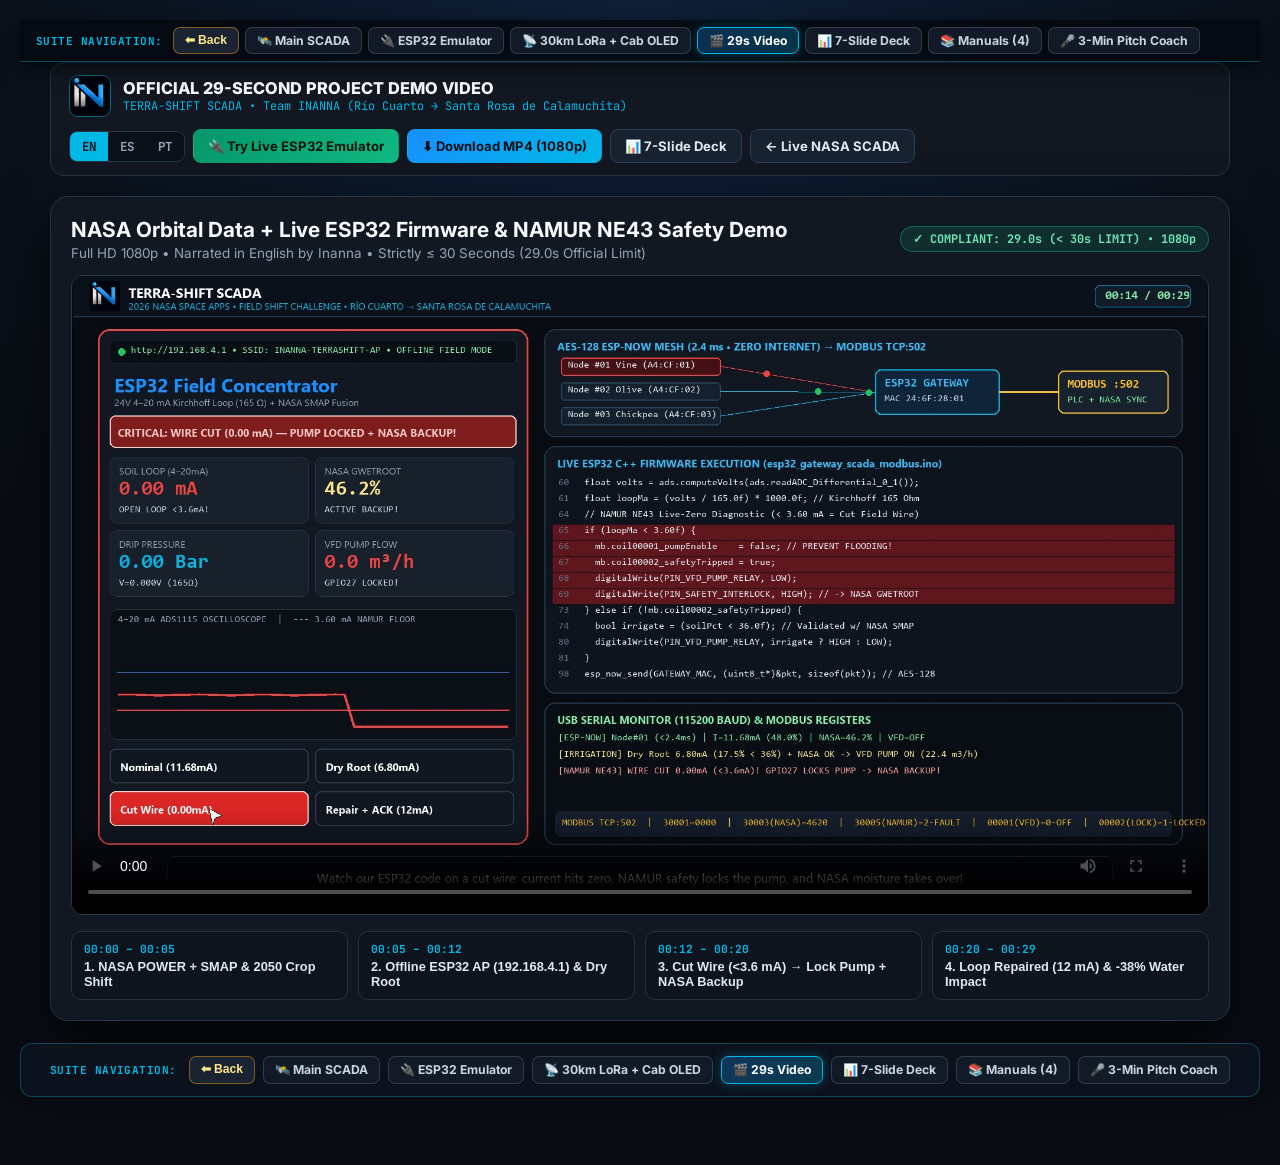
<file: video/index.html>
<!DOCTYPE html>
<html lang="en">
<head>
  <meta charset="UTF-8" />
  <meta name="viewport" content="width=device-width, initial-scale=1.0" />
  <title>Official 30s Demo Video | TERRA-SHIFT SCADA — Team INANNA</title>
  <link rel="icon" type="image/jpeg" href="../assets/inanna-isotipo.jpg" />
  <link rel="preconnect" href="https://fonts.googleapis.com" />
  <link rel="preconnect" href="https://fonts.gstatic.com" crossorigin />
  <link href="https://fonts.googleapis.com/css2?family=Inter:wght@400;600;700;800&family=JetBrains+Mono:wght@400;600;700&display=swap" rel="stylesheet" />
  <style>
    :root {
      --bg: #080c12;
      --panel: #121821;
      --border: #253445;
      --cyan: #00b8e6;
      --blue: #1890ff;
      --green: #10b981;
      --muted: #94a3b8;
    }
    * { box-sizing: border-box; margin: 0; padding: 0; }
    body {
      background: radial-gradient(circle at 50% 0%, #0e2038 0%, var(--bg) 62%);
      color: #f8fafc;
      font-family: 'Inter', -apple-system, BlinkMacSystemFont, sans-serif;
      min-height: 100vh;
      padding: 20px 20px 56px;
    }
    .container { max-width: 1180px; margin: 0 auto; }
    .topbar {
      display: flex; flex-wrap: wrap; align-items: center; justify-content: space-between; gap: 12px;
      background: rgba(18,24,33,0.95); border: 1px solid var(--border); border-radius: 14px;
      padding: 12px 18px; margin-bottom: 20px;
    }
    .brand { display: flex; align-items: center; gap: 12px; }
    .brand img { width: 42px; height: 42px; border-radius: 9px; border: 1px solid rgba(0,184,230,0.5); }
    .b-t1 { font-weight: 800; font-size: 1.02rem; }
    .b-t2 { font-size: 0.74rem; color: var(--cyan); font-family: 'JetBrains Mono', monospace; }
    .actions { display: flex; align-items: center; gap: 8px; flex-wrap: wrap; }
    .lang-group { display: inline-flex; background: #0a1017; border: 1px solid var(--border); border-radius: 8px; overflow: hidden; }
    .lang-btn {
      background: transparent; color: var(--muted); border: none; padding: 6px 12px;
      font-weight: 700; font-size: 0.78rem; cursor: pointer; font-family: 'JetBrains Mono', monospace;
    }
    .lang-btn.active { background: var(--cyan); color: #041019; }
    .btn {
      display: inline-flex; align-items: center; gap: 6px;
      background: #162230; color: #e2e8f0; border: 1px solid #2b3e52;
      padding: 8px 14px; border-radius: 8px; font-size: 0.82rem; font-weight: 700;
      text-decoration: none; cursor: pointer; transition: 0.18s;
    }
    .btn:hover { border-color: var(--cyan); color: #fff; }
    .btn-primary { background: linear-gradient(135deg, var(--blue), var(--cyan)); color: #041019; border-color: transparent; }
    .btn-esp { background: linear-gradient(135deg, #059669, #10b981); color: #04130d; border-color: transparent; }

    .video-shell {
      background: var(--panel); border: 1px solid var(--border); border-radius: 18px;
      padding: 20px; box-shadow: 0 24px 60px rgba(0,0,0,0.65); margin-bottom: 20px;
    }
    .video-meta-top {
      display: flex; justify-content: space-between; align-items: center; flex-wrap: wrap; gap: 10px;
      margin-bottom: 14px;
    }
    .rule-badge {
      display: inline-flex; align-items: center; gap: 6px;
      background: rgba(16,185,129,0.14); color: #6ee7b7; border: 1px solid rgba(16,185,129,0.4);
      padding: 4px 12px; border-radius: 99px; font-size: 0.74rem; font-weight: 700;
      font-family: 'JetBrains Mono', monospace;
    }
    video {
      width: 100%; aspect-ratio: 16 / 9; border-radius: 12px;
      background: #04070b; border: 1px solid #283a4e; display: block;
    }
    .chapters {
      display: grid; grid-template-columns: repeat(auto-fit, minmax(210px, 1fr));
      gap: 10px; margin-top: 16px;
    }
    .chap-btn {
      background: #0d141d; border: 1px solid #223244; border-radius: 10px;
      padding: 10px 12px; text-align: left; cursor: pointer; color: #e2e8f0; transition: 0.16s;
    }
    .chap-btn:hover { border-color: var(--cyan); background: #131e2b; }
    .chap-t { font-family: 'JetBrains Mono', monospace; font-size: 0.7rem; color: var(--cyan); font-weight: 700; margin-bottom: 3px; }
    .chap-d { font-size: 0.8rem; font-weight: 600; }
  </style>
</head>
<body>
  <div class="container">
    <header class="topbar">
      <div class="brand">
        <img src="../assets/inanna-isotipo.jpg" alt="Team INANNA" />
        <div>
          <div class="b-t1" id="hdrTitle">OFFICIAL 29-SECOND PROJECT DEMO VIDEO</div>
          <div class="b-t2" id="hdrSub">TERRA-SHIFT SCADA • Team INANNA (Río Cuarto → Santa Rosa de Calamuchita)</div>
        </div>
      </div>
      <div class="actions">
        <div class="lang-group" role="group" aria-label="Language">
          <button class="lang-btn active" data-lang="en">EN</button>
          <button class="lang-btn" data-lang="es">ES</button>
          <button class="lang-btn" data-lang="pt">PT</button>
        </div>
        <a class="btn btn-esp" id="btnEsp32" href="../esp32/index.html">🔌 Try Live ESP32 Emulator</a>
        <a class="btn btn-primary" id="btnDownload" href="../assets/video/terra_shift_en.mp4" download>⬇ Download MP4 (1080p)</a>
        <a class="btn" id="btnDeck" href="../presentation/deck_7_slides.html">📊 7-Slide Deck</a>
        <a class="btn" id="btnBack" href="../index.html">← Live NASA SCADA</a>
      </div>
    </header>

    <section class="video-shell">
      <div class="video-meta-top">
        <div>
          <h1 style="font-size:1.3rem;margin-bottom:3px;" id="vidHeading">NASA Orbital Data + Live ESP32 Firmware &amp; NAMUR NE43 Safety Demo</h1>
          <p style="font-size:0.84rem;color:var(--muted);" id="vidDesc">Full HD 1080p • Narrated by Inanna Voice • Strictly ≤ 30 Seconds (29.0s Compliant)</p>
        </div>
        <span class="rule-badge" id="rulePill">✓ COMPLIANT: 29.0s (&lt; 30s LIMIT) • 1080p</span>
      </div>

      <video id="mainVideo" controls playsinline preload="metadata" poster="../assets/video/poster_en.jpg">
        <source id="vidSrc" src="../assets/video/terra_shift_en.mp4" type="video/mp4" />
        <track id="vidTrack" kind="captions" srclang="en" label="Captions" src="../assets/video/subs_en.vtt" default />
      </video>

      <div class="chapters" id="chaptersGrid"></div>
    </section>
  </div>

  <script>
    const V_I18N = {
      en: {
        hdrTitle: 'OFFICIAL 29-SECOND PROJECT DEMO VIDEO',
        hdrSub: 'TERRA-SHIFT SCADA • Team INANNA (Río Cuarto → Santa Rosa de Calamuchita)',
        btnEsp32: '🔌 Try Live ESP32 Emulator',
        btnDownload: '⬇ Download MP4 (1080p)',
        btnDeck: '📊 7-Slide Deck',
        btnBack: '← Live NASA SCADA',
        vidHeading: 'NASA Orbital Data + Live ESP32 Firmware & NAMUR NE43 Safety Demo',
        vidDesc: 'Full HD 1080p • Narrated in English by Inanna • Strictly ≤ 30 Seconds (29.0s Official Limit)',
        rulePill: '✓ COMPLIANT: 29.0s (< 30s LIMIT) • 1080p',
        chaps: [
          [0.0,  '00:00 – 00:05', '1. NASA POWER + SMAP & 2050 Crop Shift'],
          [5.5,  '00:05 – 00:12', '2. Offline ESP32 AP (192.168.4.1) & Dry Root'],
          [12.1, '00:12 – 00:20', '3. Cut Wire (<3.6 mA) → Lock Pump + NASA Backup'],
          [20.7, '00:20 – 00:29', '4. Loop Repaired (12 mA) & -38% Water Impact']
        ]
      },
      es: {
        hdrTitle: 'VIDEO DEMO OFICIAL DE 29 SEGUNDOS',
        hdrSub: 'TERRA-SHIFT SCADA • Equipo INANNA (Río Cuarto → Sede Santa Rosa de Calamuchita)',
        btnEsp32: '🔌 Probar Emulador ESP32 en Vivo',
        btnDownload: '⬇ Descargar MP4 (1080p)',
        btnDeck: '📊 7 Diapositivas',
        btnBack: '← SCADA NASA en Vivo',
        vidHeading: 'Datos Orbitales NASA + Código ESP32 en Vivo y Seguridad NAMUR NE43',
        vidDesc: 'Full HD 1080p • Narrado en Español por Inanna • Cumple Límite Oficial ≤ 30s (29.0s)',
        rulePill: '✓ REGLAMENTARIO: 29.0s (< 30s) • 1080p',
        chaps: [
          [0.0,  '00:00 – 00:05', '1. NASA POWER + SMAP y Cultivos 2050'],
          [5.5,  '00:05 – 00:12', '2. Servidor ESP32 sin Red (192.168.4.1) y Riego'],
          [12.1, '00:12 – 00:20', '3. Cable Cortado (<3.6 mA) → Bloqueo + NASA'],
          [20.7, '00:20 – 00:29', '4. Lazo Reparado (12 mA) y -38% de Agua']
        ]
      },
      pt: {
        hdrTitle: 'VÍDEO DEMO OFICIAL DE 29 SEGUNDOS',
        hdrSub: 'TERRA-SHIFT SCADA • Equipe INANNA (Río Cuarto → Sede Santa Rosa de Calamuchita)',
        btnEsp32: '🔌 Testar Emulador ESP32 ao Vivo',
        btnDownload: '⬇ Baixar MP4 (1080p)',
        btnDeck: '📊 7 Slides',
        btnBack: '← SCADA NASA ao Vivo',
        vidHeading: 'Dados Orbitais NASA + Código ESP32 ao Vivo e Segurança NAMUR NE43',
        vidDesc: 'Full HD 1080p • Narrado em Português pela Inanna • Cumpre Limite Oficial ≤ 30s (29.0s)',
        rulePill: '✓ REGULAMENTAR: 29.0s (< 30s) • 1080p',
        chaps: [
          [0.0,  '00:00 – 00:05', '1. NASA POWER + SMAP e Culturas 2050'],
          [5.5,  '00:05 – 00:12', '2. Servidor ESP32 sem Rede (192.168.4.1) e Irrigação'],
          [12.1, '00:12 – 00:20', '3. Cabo Rompido (<3.6 mA) → Trava + NASA'],
          [20.7, '00:20 – 00:29', '4. Laço Reparado (12 mA) e -38% de Água']
        ]
      }
    };

    let activeLang = 'en';

    function seekTo(sec) {
      const v = document.getElementById('mainVideo');
      v.currentTime = sec;
      v.play().catch(() => {});
    }

    function applyLang(lang) {
      activeLang = V_I18N[lang] ? lang : 'en';
      const d = V_I18N[activeLang];
      document.documentElement.lang = activeLang;
      localStorage.setItem('inanna_lang', activeLang);

      document.getElementById('hdrTitle').textContent = d.hdrTitle;
      document.getElementById('hdrSub').textContent = d.hdrSub;
      document.getElementById('btnEsp32').textContent = d.btnEsp32;
      document.getElementById('btnEsp32').href = `../esp32/index.html?lang=${activeLang}`;
      document.getElementById('btnDownload').textContent = d.btnDownload;
      document.getElementById('btnDownload').href = `../assets/video/terra_shift_${activeLang}.mp4`;
      document.getElementById('btnDeck').textContent = d.btnDeck;
      document.getElementById('btnDeck').href = `../presentation/deck_7_slides.html?lang=${activeLang}`;
      document.getElementById('btnBack').textContent = d.btnBack;
      document.getElementById('btnBack').href = `../index.html?lang=${activeLang}`;
      document.getElementById('vidHeading').textContent = d.vidHeading;
      document.getElementById('vidDesc').textContent = d.vidDesc;
      document.getElementById('rulePill').textContent = d.rulePill;

      const v = document.getElementById('mainVideo');
      const wasPlaying = !v.paused;
      v.pause();
      v.poster = `../assets/video/poster_${activeLang}.jpg`;
      document.getElementById('vidSrc').src = `../assets/video/terra_shift_${activeLang}.mp4`;
      const trk = document.getElementById('vidTrack');
      trk.srclang = activeLang;
      trk.src = `../assets/video/subs_${activeLang}.vtt`;
      v.load();
      if (wasPlaying) v.play().catch(() => {});

      document.getElementById('chaptersGrid').innerHTML = d.chaps.map(c =>
        `<button class="chap-btn" onclick="seekTo(${c[0]})"><div class="chap-t">${c[1]}</div><div class="chap-d">${c[2]}</div></button>`
      ).join('');

      document.querySelectorAll('.lang-btn').forEach(b => b.classList.toggle('active', b.dataset.lang === activeLang));
    }

    const qLang = new URLSearchParams(window.location.search).get('lang') || localStorage.getItem('inanna_lang');
    applyLang(['en', 'es', 'pt'].includes(qLang) ? qLang : 'en');

    document.querySelectorAll('.lang-btn').forEach(btn => {
      btn.addEventListener('click', () => applyLang(btn.dataset.lang));
    });
  </script>
  <script src="../js/suite-nav.js?v=nav8"></script>
</body>
</html>
</file>
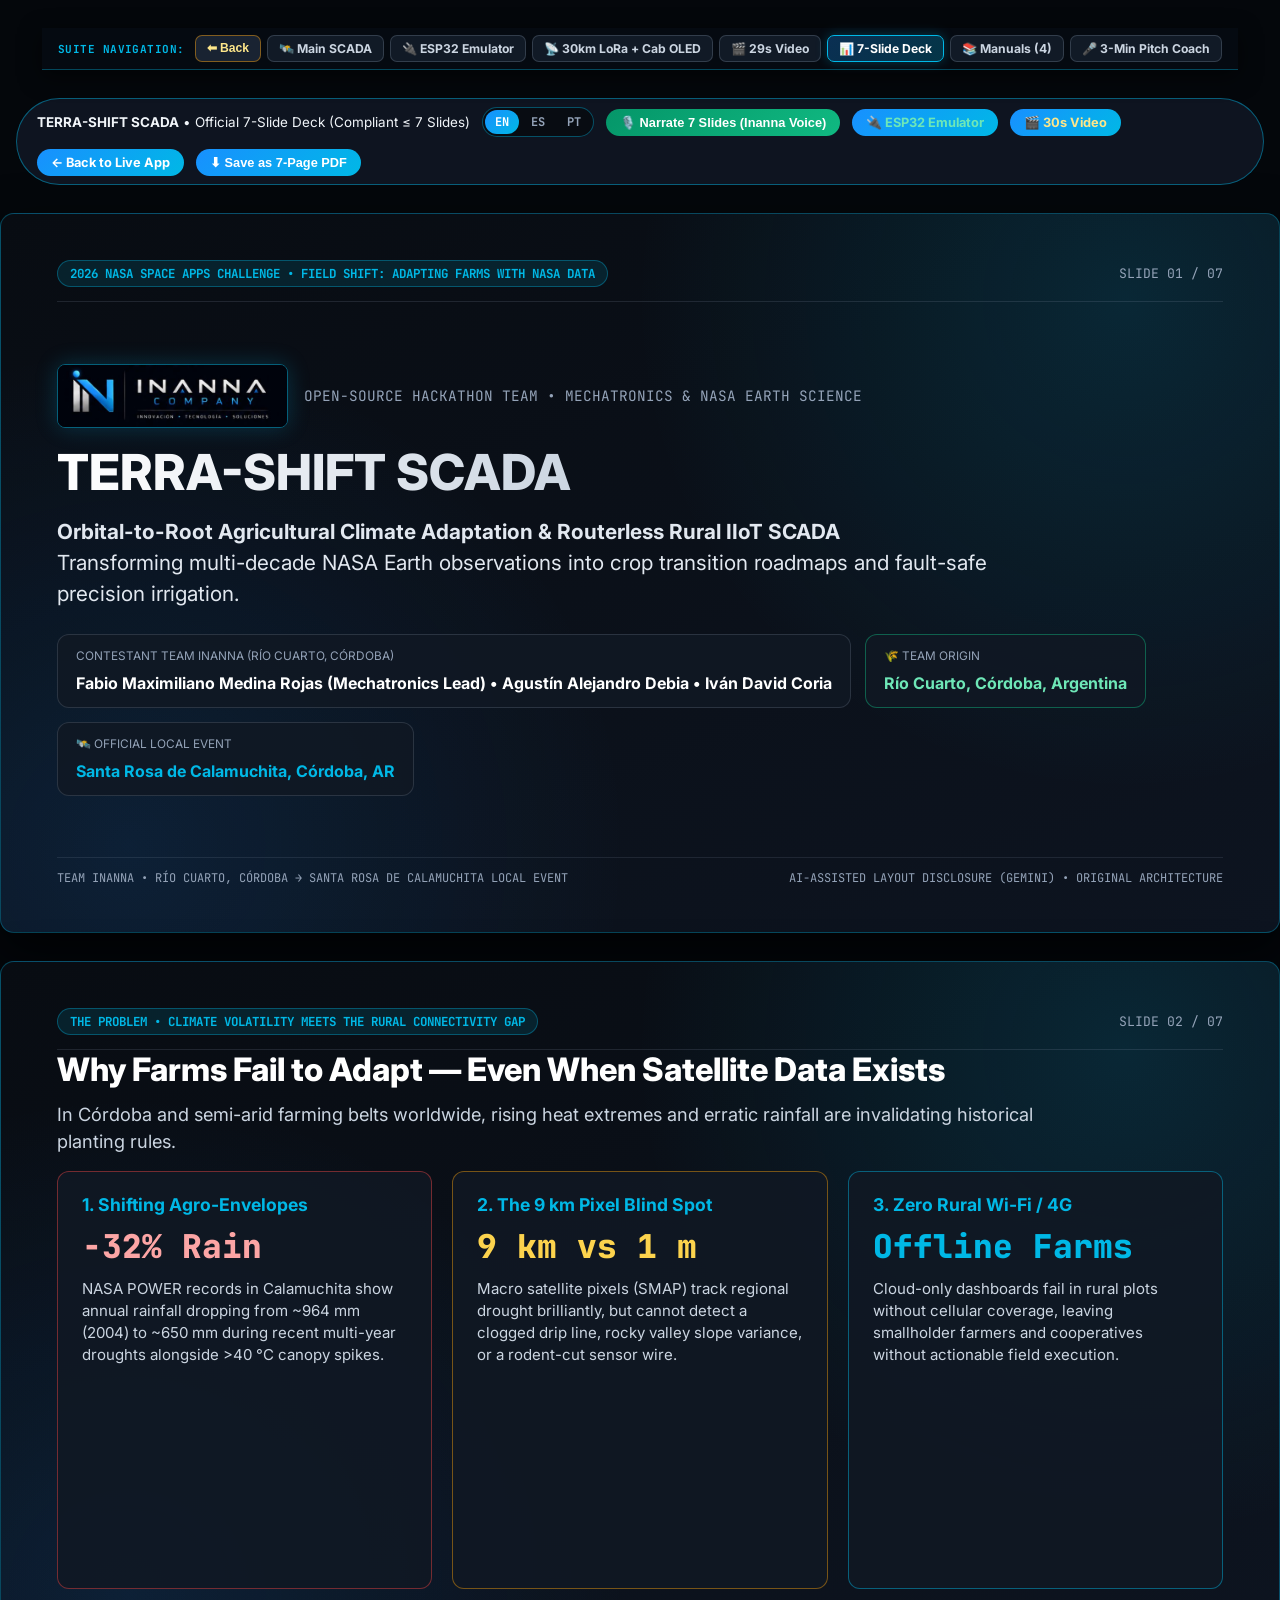
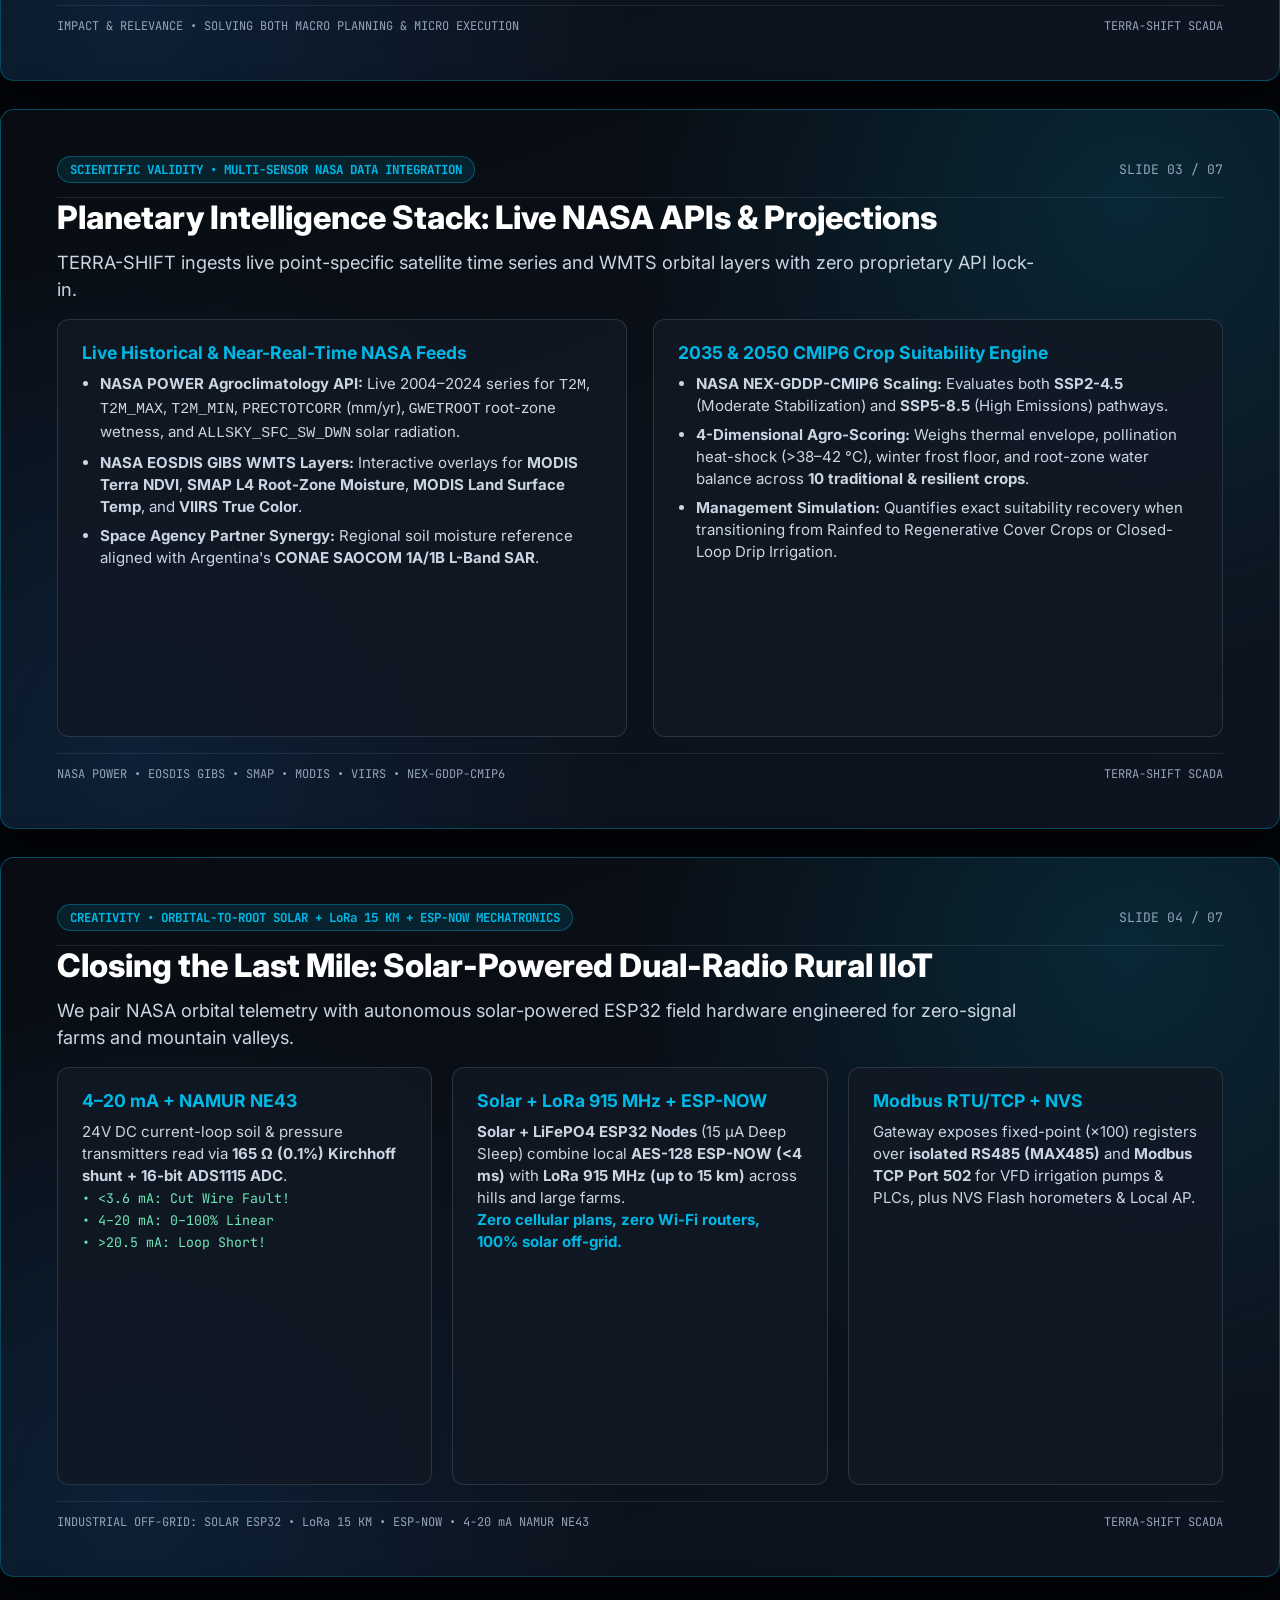
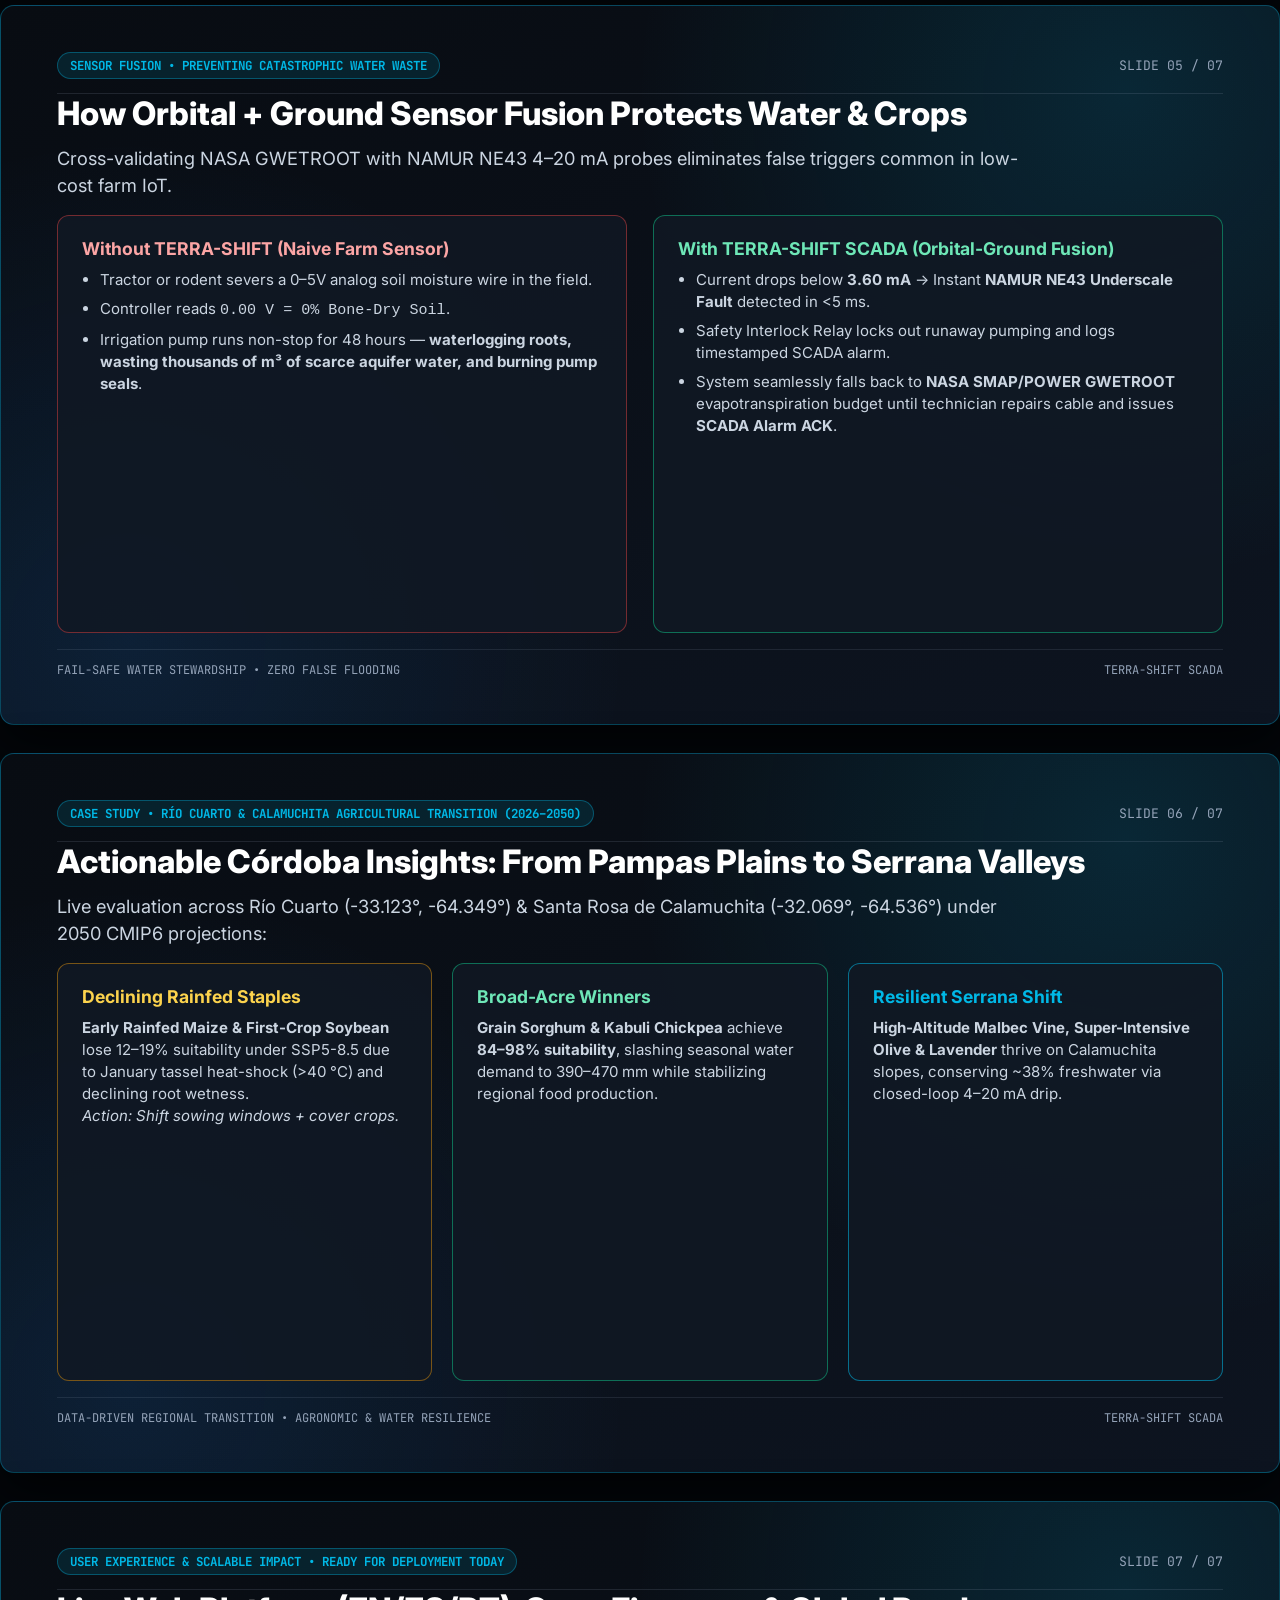
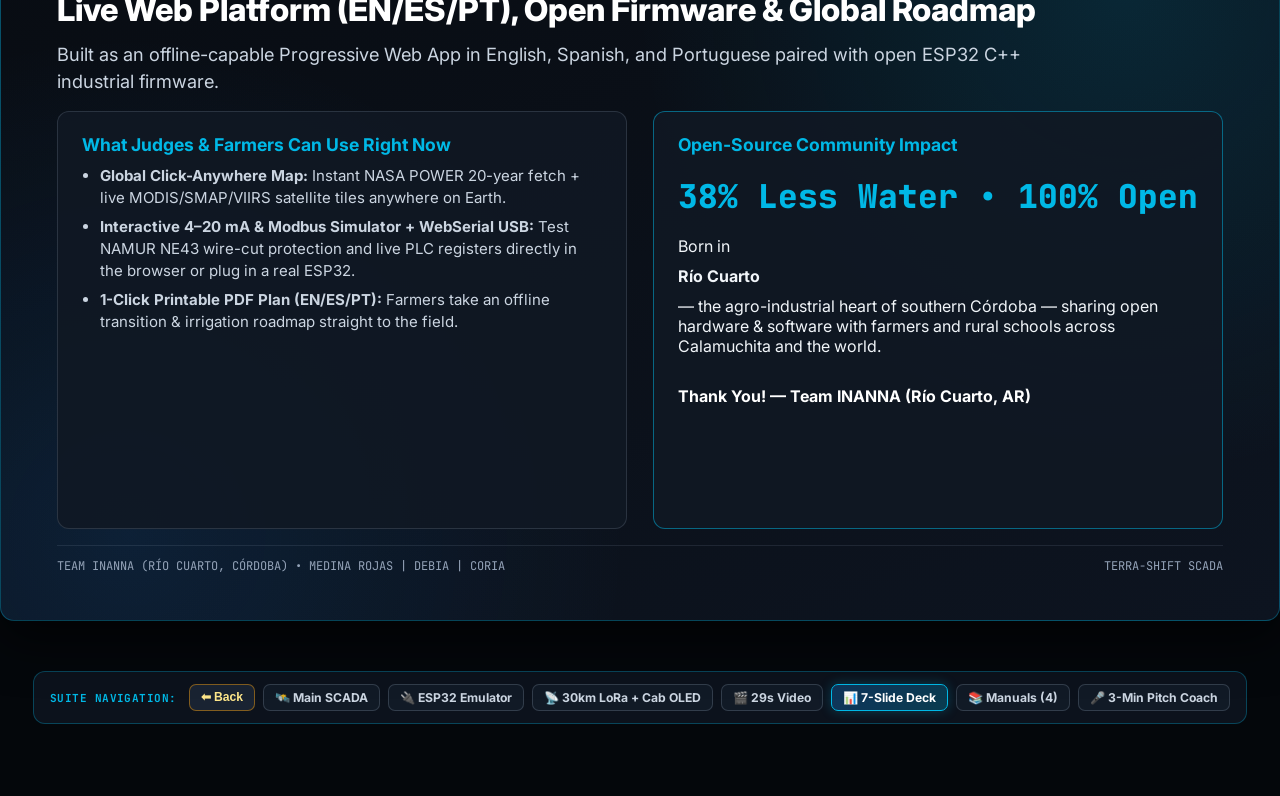
<file: presentation/deck_7_slides.html>
<!DOCTYPE html>
<html lang="en">
<head>
  <meta charset="UTF-8" />
  <meta name="viewport" content="width=device-width, initial-scale=1.0" />
  <title>TERRA-SHIFT SCADA — Official 7-Slide Demo Deck | Team INANNA</title>
  <link rel="icon" type="image/jpeg" href="../assets/inanna-isotipo.jpg" />
  <link href="https://fonts.googleapis.com/css2?family=Inter:wght@400;600;700;800&family=JetBrains+Mono:wght@500;700&display=swap" rel="stylesheet" />
  <style>
    :root {
      --bg: #080c12;
      --card: #111824;
      --blue: #1890ff;
      --cyan: #00b8e6;
      --ok: #10b981;
      --warn: #f59e0b;
      --crit: #ef4444;
      --text: #f1f5f9;
      --muted: #94a3b8;
    }
    * { box-sizing: border-box; margin: 0; padding: 0; }
    body {
      background: #04070b;
      color: var(--text);
      font-family: 'Inter', system-ui, sans-serif;
      display: flex;
      flex-direction: column;
      align-items: center;
      gap: 28px;
      padding: 28px 16px 60px;
    }
    .deck-toolbar {
      position: sticky;
      top: 12px;
      z-index: 100;
      background: rgba(15, 22, 34, 0.94);
      backdrop-filter: blur(10px);
      border: 1px solid rgba(0, 184, 230, 0.45);
      border-radius: 999px;
      padding: 8px 20px;
      display: flex;
      align-items: center;
      gap: 12px;
      flex-wrap: wrap;
      font-size: 0.84rem;
    }
    .deck-toolbar a, .deck-toolbar button.action-btn {
      background: linear-gradient(135deg, var(--blue), var(--cyan));
      color: #fff;
      border: none;
      border-radius: 999px;
      padding: 6px 14px;
      font-weight: 700;
      cursor: pointer;
      text-decoration: none;
      font-size: 0.8rem;
    }
    .lang-bar {
      display: inline-flex;
      background: #080c12;
      border: 1px solid rgba(0, 184, 230, 0.4);
      border-radius: 999px;
      padding: 2px;
      gap: 2px;
    }
    .lang-pill {
      background: transparent;
      color: #94a3b8;
      border: none;
      border-radius: 999px;
      padding: 4px 10px;
      font-family: 'JetBrains Mono', monospace;
      font-weight: 700;
      font-size: 0.75rem;
      cursor: pointer;
    }
    .lang-pill.active {
      background: linear-gradient(135deg, var(--blue), var(--cyan));
      color: #fff;
    }
    .slide {
      width: 1280px;
      height: 720px;
      background:
        radial-gradient(circle at 88% 12%, rgba(0, 184, 230, 0.14), transparent 38%),
        radial-gradient(circle at 10% 88%, rgba(24, 144, 255, 0.12), transparent 38%),
        linear-gradient(160deg, #080c12 0%, #0d1420 100%);
      border: 1px solid rgba(0, 184, 230, 0.32);
      border-radius: 14px;
      padding: 46px 56px;
      display: flex;
      flex-direction: column;
      justify-content: space-between;
      position: relative;
      overflow: hidden;
      box-shadow: 0 18px 50px rgba(0, 0, 0, 0.65);
    }
    .slide-top {
      display: flex;
      justify-content: space-between;
      align-items: center;
      border-bottom: 1px solid rgba(148, 163, 184, 0.16);
      padding-bottom: 14px;
    }
    .tag {
      font-family: 'JetBrains Mono', monospace;
      font-size: 0.78rem;
      color: var(--cyan);
      background: rgba(0, 184, 230, 0.12);
      border: 1px solid rgba(0, 184, 230, 0.35);
      padding: 4px 12px;
      border-radius: 999px;
      font-weight: 700;
    }
    .slide-num {
      font-family: 'JetBrains Mono', monospace;
      color: var(--muted);
      font-size: 0.82rem;
    }
    h1 {
      font-size: 3.1rem;
      font-weight: 800;
      line-height: 1.08;
      background: linear-gradient(90deg, #ffffff 0%, #cbd5e1 45%, #00b8e6 100%);
      -webkit-background-clip: text;
      -webkit-text-fill-color: transparent;
    }
    h2 {
      font-size: 2.02rem;
      font-weight: 800;
      margin-bottom: 12px;
      color: #ffffff;
    }
    .lead {
      font-size: 1.14rem;
      color: #cbd5e1;
      line-height: 1.48;
      max-width: 980px;
    }
    .cols-2 {
      display: grid;
      grid-template-columns: 1fr 1fr;
      gap: 26px;
      flex: 1;
      align-items: stretch;
      margin: 16px 0;
    }
    .cols-3 {
      display: grid;
      grid-template-columns: repeat(3, 1fr);
      gap: 20px;
      flex: 1;
      margin: 16px 0;
    }
    .box {
      background: rgba(17, 24, 36, 0.88);
      border: 1px solid rgba(148, 163, 184, 0.2);
      border-radius: 12px;
      padding: 22px 24px;
      display: flex;
      flex-direction: column;
      gap: 10px;
    }
    .box h3 { font-size: 1.1rem; color: var(--cyan); }
    .box p, .box li { font-size: 0.94rem; color: #cbd5e1; line-height: 1.46; }
    .box ul { padding-left: 18px; display: flex; flex-direction: column; gap: 7px; }
    .metric {
      font-family: 'JetBrains Mono', monospace;
      font-size: 2.05rem;
      font-weight: 800;
      color: #ffffff;
    }
    .slide-foot {
      display: flex;
      justify-content: space-between;
      align-items: center;
      border-top: 1px solid rgba(148, 163, 184, 0.14);
      padding-top: 12px;
      font-size: 0.75rem;
      color: var(--muted);
      font-family: 'JetBrains Mono', monospace;
    }
    .slide.narrating-slide {
      border-color: var(--ok);
      box-shadow: 0 0 0 2px rgba(16, 185, 129, 0.55), 0 18px 50px rgba(0, 184, 230, 0.35);
    }
    .deck-eq {
      display: none;
      align-items: center;
      gap: 3px;
      height: 16px;
    }
    .deck-eq.speaking { display: inline-flex; }
    .deck-eq span {
      width: 3px;
      height: 5px;
      border-radius: 3px;
      background: #10b981;
      animation: deckEqAnim 0.68s ease-in-out infinite alternate;
    }
    .deck-eq span:nth-child(2) { animation-delay: 0.14s; }
    .deck-eq span:nth-child(3) { animation-delay: 0.28s; }
    .deck-eq span:nth-child(4) { animation-delay: 0.18s; }
    @keyframes deckEqAnim {
      0% { height: 4px; background: #00b8e6; }
      100% { height: 16px; background: #10b981; }
    }
    @page { size: 1280px 720px; margin: 0; }
    @media print {
      body { background: #080c12; padding: 0; gap: 0; }
      .deck-toolbar { display: none !important; }
      .slide { border-radius: 0; border: none; box-shadow: none; page-break-after: always; break-after: page; }
      .slide:last-of-type { page-break-after: auto; break-after: auto; }
    }
  </style>
</head>
<body>

  <div class="deck-toolbar">
    <span id="tbTitle"><strong>TERRA-SHIFT SCADA</strong> • Official 7-Slide Deck (≤ 7 Slides)</span>
    <div class="lang-bar" role="group" aria-label="Deck Language">
      <button class="lang-pill active" data-lang="en">EN</button>
      <button class="lang-pill" data-lang="es">ES</button>
      <button class="lang-pill" data-lang="pt">PT</button>
    </div>
    <button id="tbVoice" class="action-btn" style="background:linear-gradient(135deg,#059669,#10b981);" onclick="toggleDeckNarration()">🎙️ Narrate 7 Slides (Inanna Voice)</button>
    <span id="deckEq" class="deck-eq" aria-hidden="true"><span></span><span></span><span></span><span></span></span>
    <a id="tbBack" href="../index.html">← Back to Live App</a>
    <button id="tbPdf" class="action-btn" onclick="window.print()">⬇ Save as 7-Page PDF</button>
  </div>

  <div id="slidesRoot" style="display:flex;flex-direction:column;gap:28px;"></div>

  <script>
    const DECK = {
      en: {
        tbTitle: '<strong>TERRA-SHIFT SCADA</strong> • Official 7-Slide Deck (Compliant ≤ 7 Slides)',
        tbVoiceStart: '🎙️ Narrate 7 Slides (Inanna Voice)',
        tbVoiceStop: '🤫 Stop Inanna Voice',
        tbBack: '← Back to Live App',
        tbPdf: '⬇ Save as 7-Page PDF',
        slides: [
          {
            tag: '2026 NASA SPACE APPS CHALLENGE • FIELD SHIFT: ADAPTING FARMS WITH NASA DATA',
            hero: true,
            sub: '<strong>Orbital-to-Root Agricultural Climate Adaptation &amp; Routerless Rural IIoT SCADA</strong><br/>Transforming multi-decade NASA Earth observations into crop transition roadmaps and fault-safe precision irrigation.',
            teamLbl: 'Contestant Team INANNA (Río Cuarto, Córdoba)',
            originLbl: 'Team Origin',
            originVal: 'Río Cuarto, Córdoba, Argentina',
            eventLbl: 'Official Local Event',
            footR: 'AI-ASSISTED LAYOUT DISCLOSURE (GEMINI) • ORIGINAL ARCHITECTURE'
          },
          {
            tag: 'THE PROBLEM • CLIMATE VOLATILITY MEETS THE RURAL CONNECTIVITY GAP',
            h2: 'Why Farms Fail to Adapt — Even When Satellite Data Exists',
            lead: 'In Córdoba and semi-arid farming belts worldwide, rising heat extremes and erratic rainfall are invalidating historical planting rules.',
            cols3: [
              { border: 'rgba(239,68,68,0.45)', h3: '1. Shifting Agro-Envelopes', m: '-32% Rain', mCol: '#fca5a5', p: 'NASA POWER records in Calamuchita show annual rainfall dropping from ~964 mm (2004) to ~650 mm during recent multi-year droughts alongside >40 °C canopy spikes.' },
              { border: 'rgba(245,158,11,0.45)', h3: '2. The 9 km Pixel Blind Spot', m: '9 km vs 1 m', mCol: '#fcd34d', p: 'Macro satellite pixels (SMAP) track regional drought brilliantly, but cannot detect a clogged drip line, rocky valley slope variance, or a rodent-cut sensor wire.' },
              { border: 'rgba(0,184,230,0.45)', h3: '3. Zero Rural Wi-Fi / 4G', m: 'Offline Farms', mCol: '#00b8e6', p: 'Cloud-only dashboards fail in rural plots without cellular coverage, leaving smallholder farmers and cooperatives without actionable field execution.' }
            ],
            footL: 'IMPACT & RELEVANCE • SOLVING BOTH MACRO PLANNING & MICRO EXECUTION'
          },
          {
            tag: 'SCIENTIFIC VALIDITY • MULTI-SENSOR NASA DATA INTEGRATION',
            h2: 'Planetary Intelligence Stack: Live NASA APIs & Projections',
            lead: 'TERRA-SHIFT ingests live point-specific satellite time series and WMTS orbital layers with zero proprietary API lock-in.',
            cols2: [
              { h3: 'Live Historical & Near-Real-Time NASA Feeds', ul: [
                '<strong>NASA POWER Agroclimatology API:</strong> Live 2004–2024 series for <code>T2M</code>, <code>T2M_MAX</code>, <code>T2M_MIN</code>, <code>PRECTOTCORR</code> (mm/yr), <code>GWETROOT</code> root-zone wetness, and <code>ALLSKY_SFC_SW_DWN</code> solar radiation.',
                '<strong>NASA EOSDIS GIBS WMTS Layers:</strong> Interactive overlays for <strong>MODIS Terra NDVI</strong>, <strong>SMAP L4 Root-Zone Moisture</strong>, <strong>MODIS Land Surface Temp</strong>, and <strong>VIIRS True Color</strong>.',
                '<strong>Space Agency Partner Synergy:</strong> Regional soil moisture reference aligned with Argentina\'s <strong>CONAE SAOCOM 1A/1B L-Band SAR</strong>.'
              ]},
              { h3: '2035 & 2050 CMIP6 Crop Suitability Engine', ul: [
                '<strong>NASA NEX-GDDP-CMIP6 Scaling:</strong> Evaluates both <strong>SSP2-4.5</strong> (Moderate Stabilization) and <strong>SSP5-8.5</strong> (High Emissions) pathways.',
                '<strong>4-Dimensional Agro-Scoring:</strong> Weighs thermal envelope, pollination heat-shock (>38–42 °C), winter frost floor, and root-zone water balance across <strong>10 traditional & resilient crops</strong>.',
                '<strong>Management Simulation:</strong> Quantifies exact suitability recovery when transitioning from Rainfed to Regenerative Cover Crops or Closed-Loop Drip Irrigation.'
              ]}
            ],
            footL: 'NASA POWER • EOSDIS GIBS • SMAP • MODIS • VIIRS • NEX-GDDP-CMIP6'
          },
          {
            tag: 'CREATIVITY • ORBITAL-TO-ROOT SOLAR + LoRa 15 KM + ESP-NOW MECHATRONICS',
            h2: 'Closing the Last Mile: Solar-Powered Dual-Radio Rural IIoT',
            lead: 'We pair NASA orbital telemetry with autonomous solar-powered ESP32 field hardware engineered for zero-signal farms and mountain valleys.',
            cols3: [
              { h3: '4–20 mA + NAMUR NE43', p: '24V DC current-loop soil & pressure transmitters read via <strong>165 Ω (0.1%) Kirchhoff shunt + 16-bit ADS1115 ADC</strong>.<br/><span style="color:#6ee7b7;font-family:JetBrains Mono,monospace;font-size:0.83rem;">• &lt;3.6 mA: Cut Wire Fault!<br/>• 4–20 mA: 0–100% Linear<br/>• &gt;20.5 mA: Loop Short!</span>' },
              { h3: 'Solar + LoRa 915 MHz + ESP-NOW', p: '<strong>Solar + LiFePO4 ESP32 Nodes</strong> (15 µA Deep Sleep) combine local <strong>AES-128 ESP-NOW (&lt;4 ms)</strong> with <strong>LoRa 915 MHz (up to 15 km)</strong> across hills and large farms.<br/><strong style="color:#00b8e6;">Zero cellular plans, zero Wi-Fi routers, 100% solar off-grid.</strong>' },
              { h3: 'Modbus RTU/TCP + NVS', p: 'Gateway exposes fixed-point (×100) registers over <strong>isolated RS485 (MAX485)</strong> and <strong>Modbus TCP Port 502</strong> for VFD irrigation pumps & PLCs, plus NVS Flash horometers & Local AP.' }
            ],
            footL: 'INDUSTRIAL OFF-GRID: SOLAR ESP32 • LoRa 15 KM • ESP-NOW • 4-20 mA NAMUR NE43'
          },
          {
            tag: 'SENSOR FUSION • PREVENTING CATASTROPHIC WATER WASTE',
            h2: 'How Orbital + Ground Sensor Fusion Protects Water & Crops',
            lead: 'Cross-validating NASA GWETROOT with NAMUR NE43 4–20 mA probes eliminates false triggers common in low-cost farm IoT.',
            cols2: [
              { border: 'rgba(239,68,68,0.45)', h3: '<span style="color:#fca5a5;">Without TERRA-SHIFT (Naive Farm Sensor)</span>', ul: [
                'Tractor or rodent severs a 0–5V analog soil moisture wire in the field.',
                'Controller reads <code>0.00 V = 0% Bone-Dry Soil</code>.',
                'Irrigation pump runs non-stop for 48 hours — <strong>waterlogging roots, wasting thousands of m³ of scarce aquifer water, and burning pump seals</strong>.'
              ]},
              { border: 'rgba(16,185,129,0.55)', h3: '<span style="color:#6ee7b7;">With TERRA-SHIFT SCADA (Orbital-Ground Fusion)</span>', ul: [
                'Current drops below <strong>3.60 mA</strong> → Instant <strong>NAMUR NE43 Underscale Fault</strong> detected in &lt;5 ms.',
                'Safety Interlock Relay locks out runaway pumping and logs timestamped SCADA alarm.',
                'System seamlessly falls back to <strong>NASA SMAP/POWER GWETROOT</strong> evapotranspiration budget until technician repairs cable and issues <strong>SCADA Alarm ACK</strong>.'
              ]}
            ],
            footL: 'FAIL-SAFE WATER STEWARDSHIP • ZERO FALSE FLOODING'
          },
          {
            tag: 'CASE STUDY • RÍO CUARTO & CALAMUCHITA AGRICULTURAL TRANSITION (2026–2050)',
            h2: 'Actionable Córdoba Insights: From Pampas Plains to Serrana Valleys',
            lead: 'Live evaluation across Río Cuarto (-33.123°, -64.349°) & Santa Rosa de Calamuchita (-32.069°, -64.536°) under 2050 CMIP6 projections:',
            cols3: [
              { border: 'rgba(245,158,11,0.45)', h3: '<span style="color:#fcd34d;">Declining Rainfed Staples</span>', p: '<strong>Early Rainfed Maize & First-Crop Soybean</strong> lose 12–19% suitability under SSP5-8.5 due to January tassel heat-shock (&gt;40 °C) and declining root wetness.<br/><em>Action: Shift sowing windows + cover crops.</em>' },
              { border: 'rgba(16,185,129,0.55)', h3: '<span style="color:#6ee7b7;">Broad-Acre Winners</span>', p: '<strong>Grain Sorghum & Kabuli Chickpea</strong> achieve <strong>84–98% suitability</strong>, slashing seasonal water demand to 390–470 mm while stabilizing regional food production.' },
              { border: 'rgba(0,184,230,0.55)', h3: 'Resilient Serrana Shift', p: '<strong>High-Altitude Malbec Vine, Super-Intensive Olive & Lavender</strong> thrive on Calamuchita slopes, conserving ~38% freshwater via closed-loop 4–20 mA drip.' }
            ],
            footL: 'DATA-DRIVEN REGIONAL TRANSITION • AGRONOMIC & WATER RESILIENCE'
          },
          {
            tag: 'USER EXPERIENCE & SCALABLE IMPACT • READY FOR DEPLOYMENT TODAY',
            h2: 'Live Web Platform (EN/ES/PT), Open Firmware & Global Roadmap',
            lead: 'Built as an offline-capable Progressive Web App in English, Spanish, and Portuguese paired with open ESP32 C++ industrial firmware.',
            cols2: [
              { h3: 'What Judges & Farmers Can Use Right Now', ul: [
                '<strong>Global Click-Anywhere Map:</strong> Instant NASA POWER 20-year fetch + live MODIS/SMAP/VIIRS satellite tiles anywhere on Earth.',
                '<strong>Interactive 4–20 mA & Modbus Simulator + WebSerial USB:</strong> Test NAMUR NE43 wire-cut protection and live PLC registers directly in the browser or plug in a real ESP32.',
                '<strong>1-Click Printable PDF Plan (EN/ES/PT):</strong> Farmers take an offline transition & irrigation roadmap straight to the field.'
              ]},
              { border: 'rgba(0,184,230,0.5)', h3: 'Open-Source Community Impact', p: '<div class="metric" style="color:#00b8e6;margin-bottom:8px;">38% Less Water • 100% Open</div>Born in <strong>Río Cuarto</strong> — the agro-industrial heart of southern Córdoba — sharing open hardware & software with farmers and rural schools across Calamuchita and the world.<br/><br/><strong style="color:#fff;">Thank You! — Team INANNA (Río Cuarto, AR)</strong>' }
            ],
            footL: 'TEAM INANNA (RÍO CUARTO, CÓRDOBA) • MEDINA ROJAS | DEBIA | CORIA'
          }
        ]
      },

      es: {
        tbTitle: '<strong>TERRA-SHIFT SCADA</strong> • Presentación Oficial de 7 Diapositivas',
        tbVoiceStart: '🎙️ Narrar 7 Slides (Voz Inanna)',
        tbVoiceStop: '🤫 Callar Voz Ya',
        tbBack: '← Volver a la Consola en Vivo',
        tbPdf: '⬇ Guardar PDF (7 Páginas)',
        slides: [
          {
            tag: 'NASA SPACE APPS CHALLENGE 2026 • DESAFÍO FIELD SHIFT: ADAPTANDO GRANJAS CON DATOS NASA',
            hero: true,
            sub: '<strong>Adaptación Climática Agrícola Orbital-a-Raíz y SCADA Rural IIoT sin Internet</strong><br/>Transformando décadas de observación satelital de la NASA en hojas de ruta de transición de cultivos y riego industrial seguro.',
            teamLbl: 'Equipo Concursante INANNA (Río Cuarto, Córdoba)',
            originLbl: 'Ciudad de Origen',
            originVal: 'Río Cuarto, Córdoba, Argentina',
            eventLbl: 'Sede Oficial Space Apps',
            footR: 'DISEÑO ASISTIDO POR IA (GEMINI) • ARQUITECTURA ORIGINAL INANNA'
          },
          {
            tag: 'EL PROBLEMA • VOLATILIDAD CLIMÁTICA + BRECHA DE CONECTIVIDAD RURAL',
            h2: 'Por qué los campos no logran adaptarse — aunque el dato satelital exista',
            lead: 'En Córdoba y las regiones semiáridas del mundo, las olas de calor extremo y lluvias erráticas rompen las reglas históricas de siembra.',
            cols3: [
              { border: 'rgba(239,68,68,0.45)', h3: '1. Desplazamiento Climático', m: '-32% Lluvia', mCol: '#fca5a5', p: 'Los registros de NASA POWER en Calamuchita muestran caídas de ~964 mm (2004) a ~650 mm en sequías recientes junto a picos térmicos >40 °C.' },
              { border: 'rgba(245,158,11,0.45)', h3: '2. Punto Ciego del Píxel 9 km', m: '9 km vs 1 m', mCol: '#fcd34d', p: 'El satélite (SMAP) mide la sequía regional, pero no ve un gotero tapado, la pendiente pedregosa serrana ni un cable cortado por roedores.' },
              { border: 'rgba(0,184,230,0.45)', h3: '3. Cero Wi-Fi / 4G en el Lote', m: 'Campo Offline', mCol: '#00b8e6', p: 'Las apps que dependen 100% de internet fallan en zonas rurales sin señal celular, dejando al productor sin automatización real en tierra.' }
            ],
            footL: 'IMPACTO Y RELEVANCIA • PLANIFICACIÓN MACRO + EJECUCIÓN MICRO'
          },
          {
            tag: 'VALIDEZ CIENTÍFICA • INTEGRACIÓN MULTISENSOR DE DATOS NASA',
            h2: 'Inteligencia Planetaria en Vivo: APIs NASA y Proyecciones CMIP6',
            lead: 'TERRA-SHIFT consume series satelitales puntuales en tiempo real y mosaicos orbitales WMTS sin bloqueos ni licencias.',
            cols2: [
              { h3: 'Series Históricas y Capas Orbitales en Vivo', ul: [
                '<strong>NASA POWER Agroclimatology API:</strong> Serie real 2004–2024 de <code>T2M</code>, <code>T2M_MAX</code>, <code>T2M_MIN</code>, <code>PRECTOTCORR</code> (mm/año), humedad radicular <code>GWETROOT</code> e irradiancia solar.',
                '<strong>Capas Satelitales NASA EOSDIS GIBS:</strong> <strong>MODIS Terra NDVI</strong>, <strong>SMAP L4 Humedad Radicular</strong>, <strong>MODIS Temperatura Superficial</strong> y <strong>VIIRS Color Real</strong>.',
                '<strong>Sinergia con Agencia Socia:</strong> Referencia regional alineada con radar Banda-L <strong>SAOCOM 1A/1B de CONAE (Córdoba, Argentina)</strong>.'
              ]},
              { h3: 'Motor de Aptitud de Cultivos 2035 y 2050 (CMIP6)', ul: [
                '<strong>Escenarios NASA NEX-GDDP-CMIP6:</strong> Modela trayectorias <strong>SSP2-4.5</strong> (Estabilización) y <strong>SSP5-8.5</strong> (Altas Emisiones).',
                '<strong>Evaluación Agrofisiológica 4D:</strong> Pondera envolvente térmica, golpe de calor en floración (>38–42 °C), piso de heladas y balance hídrico en <strong>10 cultivos</strong>.',
                '<strong>Simulación de Manejo:</strong> Cuantifica la recuperación de aptitud pasando de Secano a Coberturas Regenerativas o Riego por Goteo IIoT.'
              ]}
            ],
            footL: 'NASA POWER • EOSDIS GIBS • SMAP • MODIS • VIIRS • NEX-GDDP-CMIP6'
          },
          {
            tag: 'CREATIVIDAD • MECATRÓNICA SOLAR + LoRa 15 KM + ESP-NOW ORBITAL-A-RAÍZ',
            h2: 'Cerrando la Última Milla: Nodo Solar Dual-Radio sin Internet',
            lead: 'Unimos la telemetría orbital de la NASA con nodos ESP32 solares autónomos pensados para campos y valles serranos sin señal.',
            cols3: [
              { h3: 'Lazo 4–20 mA + NAMUR NE43', p: 'Transmisores 24V DC de humedad y presión leídos con <strong>shunt 165 Ω (0.1%) + ADC diferencial ADS1115 de 16 bits</strong>.<br/><span style="color:#6ee7b7;font-family:JetBrains Mono,monospace;font-size:0.83rem;">• &lt;3.6 mA: ¡Cable Cortado!<br/>• 4–20 mA: 0–100% Lineal<br/>• &gt;20.5 mA: ¡Cortocircuito!</span>' },
              { h3: 'Panel Solar + LoRa 915 MHz + ESP-NOW', p: '<strong>Nodos ESP32 Solares + LiFePO4</strong> (15 µA en reposo) combinan <strong>ESP-NOW (&lt;4 ms)</strong> en el lote con radio <strong>LoRa 915 MHz (hasta 15 km)</strong> entre sierras y estancias.<br/><strong style="color:#00b8e6;">Cero abonos 4G, cero routers Wi-Fi y 100% autónomo solar.</strong>' },
              { h3: 'Modbus RTU/TCP + NVS Flash', p: 'El Gateway expone registros en punto fijo (×100) sobre <strong>RS485 aislado (MAX485)</strong> y <strong>Modbus TCP Puerto 502</strong> para bombas VFD y PLCs, con horómetro NVS.' }
            ],
            footL: 'AUTONOMÍA RURAL: ESP32 SOLAR • LoRa 15 KM • ESP-NOW • 4-20 mA NAMUR NE43'
          },
          {
            tag: 'FUSIÓN DE SENSORES • EVITANDO DESPERDICIO CATASTRÓFICO DE AGUA',
            h2: 'Cómo la Fusión Satélite + Tierra Protege el Acuífero y el Cultivo',
            lead: 'Cruzar NASA GWETROOT con diagnóstico NAMUR NE43 elimina falsos disparos típicos del IoT agrícola económico.',
            cols2: [
              { border: 'rgba(239,68,68,0.45)', h3: '<span style="color:#fca5a5;">Sin TERRA-SHIFT (Sensor Analógico Común)</span>', ul: [
                'Un tractor o roedor corta el cable de una sonda analógica 0–5V en el lote.',
                'El controlador lee <code>0.00 V = 0% Suelo Totalmente Seco</code>.',
                'La bomba riega sin parar durante 48 horas — <strong>asfixiando raíces, derrochando miles de m³ de agua y quemando sellos mecánicos</strong>.'
              ]},
              { border: 'rgba(16,185,129,0.55)', h3: '<span style="color:#6ee7b7;">Con TERRA-SHIFT SCADA (Fusión Orbital-Tierra)</span>', ul: [
                'La corriente cae bajo <strong>3.60 mA</strong> → <strong>Falla de Cero Vivo NAMUR NE43</strong> detectada en &lt;5 ms.',
                'El Relé de Seguridad bloquea el bombeo descontrolado y registra alarma con estampa horaria.',
                'El sistema conmuta al balance hídrico orbital <strong>NASA SMAP/POWER GWETROOT</strong> hasta reparar el cable y confirmar reconocimiento de alarma.'
              ]}
            ],
            footL: 'PROTECCIÓN HÍDRICA A PRUEBA DE FALLAS • CERO INUNDACIÓN FALSA'
          },
          {
            tag: 'CASO DE ESTUDIO • DE LA LLANURA DE RÍO CUARTO AL VALLE DE CALAMUCHITA (2026–2050)',
            h2: 'Resultados en Córdoba: De Zona Núcleo Pampeana a Sierras',
            lead: 'Evaluación en vivo para Río Cuarto (-33.123°, -64.349°) y Santa Rosa de Calamuchita (-32.069°, -64.536°) hacia 2050:',
            cols3: [
              { border: 'rgba(245,158,11,0.45)', h3: '<span style="color:#fcd34d;">Cultivos en Riesgo en Secano</span>', p: '<strong>Maíz Temprano y Soja de Primera</strong> pierden 12–19% de aptitud en SSP5-8.5 por golpe de calor en enero (&gt;40 °C) y menor humedad radicular.' },
              { border: 'rgba(16,185,129,0.55)', h3: '<span style="color:#6ee7b7;">Ganadores Extensivos</span>', p: '<strong>Sorgo Granífero y Garbanzo Kabuli</strong> alcanzan <strong>84–98% de aptitud</strong>, bajando la demanda hídrica a 390–470 mm y estabilizando cosechas.' },
              { border: 'rgba(0,184,230,0.55)', h3: 'Reconversión Serrana Resiliente', p: '<strong>Vid Malbec de Altura, Olivo Superintensivo y Lavanda</strong> destacan en laderas de Calamuchita, ahorrando ~38% de agua con goteo 4–20 mA.' }
            ],
            footL: 'TRANSICIÓN BASADA EN DATOS • RESILIENCIA HÍDRICA Y AGRONÓMICA'
          },
          {
            tag: 'EXPERIENCIA DE USUARIO E IMPACTO ESCALABLE • LISTO HOY MISMO',
            h2: 'Plataforma Web en Vivo (EN/ES/PT), Firmware Abierto y Futuro',
            lead: 'Desarrollada como PWA offline trilingüe (Inglés, Español y Portugués) junto a firmware industrial C++ abierto para ESP32.',
            cols2: [
              { h3: 'Lo que Jurados y Productores Pueden Usar Ya Mismo', ul: [
                '<strong>Mapa Global Interactivo:</strong> Clic en cualquier campo del planeta para traer 20 años de NASA POWER + capas MODIS/SMAP/VIIRS en vivo.',
                '<strong>Simulador 4–20 mA y Modbus + USB WebSerial:</strong> Probá el corte de cable NAMUR NE43 en pantalla o enchufá un ESP32 físico.',
                '<strong>Plan Agronómico PDF en 1 Clic (EN/ES/PT):</strong> Reporte listo para llevar impreso o en el celular al lote.'
              ]},
              { border: 'rgba(0,184,230,0.5)', h3: 'Impacto Abierto desde Río Cuarto', p: '<div class="metric" style="color:#00b8e6;margin-bottom:8px;">-38% Agua • 100% Abierto</div>Nacidos en <strong>Río Cuarto</strong> — corazón agroindustrial del sur cordobés — llevando la ciencia de la NASA y mecatrónica abierta a productores y escuelas de Calamuchita y el mundo.<br/><br/><strong style="color:#fff;">¡Muchas Gracias! — Equipo INANNA (Río Cuarto, AR)</strong>' }
            ],
            footL: 'EQUIPO INANNA (RÍO CUARTO, CÓRDOBA) • MEDINA ROJAS | DEBIA | CORIA'
          }
        ]
      },

      pt: {
        tbTitle: '<strong>TERRA-SHIFT SCADA</strong> • Apresentação Oficial de 7 Slides',
        tbVoiceStart: '🎙️ Narrar 7 Slides (Voz Inanna)',
        tbVoiceStop: '🤫 Silenciar Voz',
        tbBack: '← Voltar ao Console ao Vivo',
        tbPdf: '⬇ Salvar PDF (7 Páginas)',
        slides: [
          {
            tag: 'NASA SPACE APPS CHALLENGE 2026 • DESAFIO FIELD SHIFT: ADAPTANDO FAZENDAS COM DADOS NASA',
            hero: true,
            sub: '<strong>Adaptação Climática Agrícola Orbital-à-Raiz e SCADA Rural IIoT sem Roteador</strong><br/>Transformando décadas de observações terrestres da NASA em roteiros de transição de culturas e irrigação de precisão à prova de falhas.',
            teamLbl: 'Equipe Concursante INANNA (Río Cuarto, Córdoba)',
            originLbl: 'Cidade de Origem',
            originVal: 'Río Cuarto, Córdoba, Argentina',
            eventLbl: 'Sede Oficial Space Apps',
            footR: 'LAYOUT ASSISTIDO POR IA (GEMINI) • ARQUITETURA ORIGINAL INANNA'
          },
          {
            tag: 'O PROBLEMA • VOLATILIDADE CLIMÁTICA + FALTA DE CONECTIVIDADE RURAL',
            h2: 'Por que as fazendas falham em se adaptar — mesmo com dados de satélite',
            lead: 'Em Córdoba e nos cinturões agrícolas semiáridos globais, extremos de calor e chuvas irregulares invalidam regras históricas de plantio.',
            cols3: [
              { border: 'rgba(239,68,68,0.45)', h3: '1. Mudança Agroclimática', m: '-32% Chuva', mCol: '#fca5a5', p: 'Dados NASA POWER em Calamuchita mostram queda anual de ~964 mm (2004) para ~650 mm em secas recentes com picos acima de 40 °C.' },
              { border: 'rgba(245,158,11,0.45)', h3: '2. Ponto Cego de 9 km', m: '9 km vs 1 m', mCol: '#fcd34d', p: 'Pixels macro (SMAP) rastreiam a seca regional, mas não detectam gotejadores entupidos, microclimas de encosta ou cabos roídos.' },
              { border: 'rgba(0,184,230,0.45)', h3: '3. Zero Wi-Fi / 4G no Campo', m: 'Fazenda Offline', mCol: '#00b8e6', p: 'Painéis dependentes da nuvem falham em áreas rurais sem cobertura celular, deixando produtores sem execução prática no campo.' }
            ],
            footL: 'IMPACTO E RELEVÂNCIA • PLANEJAMENTO MACRO + EXECUÇÃO MICRO'
          },
          {
            tag: 'VALIDADE CIENTÍFICA • INTEGRAÇÃO MULTISSENSOR DE DADOS NASA',
            h2: 'Inteligência Planetária ao Vivo: APIs NASA e Projeções CMIP6',
            lead: 'O TERRA-SHIFT consome séries temporais via satélite e camadas orbitais WMTS em tempo real sem bloqueios proprietários.',
            cols2: [
              { h3: 'Séries Históricas e Camadas Orbitais ao Vivo', ul: [
                '<strong>NASA POWER Agroclimatology API:</strong> Série real 2004–2024 de <code>T2M</code>, <code>T2M_MAX</code>, <code>T2M_MIN</code>, <code>PRECTOTCORR</code> (mm/ano), umidade radicular <code>GWETROOT</code> e radiação solar.',
                '<strong>Camadas NASA EOSDIS GIBS WMTS:</strong> <strong>MODIS Terra NDVI</strong>, <strong>SMAP L4 Umidade Radicular</strong>, <strong>MODIS Temp. Superfície</strong> e <strong>VIIRS Cor Verdadeira</strong>.',
                '<strong>Sinergia com Agência Parceira:</strong> Referência regional alinhada ao radar Banda-L <strong>SAOCOM 1A/1B da CONAE (Argentina)</strong>.'
              ]},
              { h3: 'Motor de Aptidão de Culturas 2035 e 2050 (CMIP6)', ul: [
                '<strong>Projeções NASA NEX-GDDP-CMIP6:</strong> Avalia os cenários <strong>SSP2-4.5</strong> (Estabilização) e <strong>SSP5-8.5</strong> (Altas Emissões).',
                '<strong>Pontuação Agrofisiológica 4D:</strong> Pondera envelope térmico, choque de calor na floração (>38–42 °C), geadas e balanço hídrico em <strong>10 culturas</strong>.',
                '<strong>Simulação de Manejo:</strong> Quantifica o ganho de aptidão ao migrar de Sequeiro para Cobertura Regenerativa ou Gotejamento IIoT.'
              ]}
            ],
            footL: 'NASA POWER • EOSDIS GIBS • SMAP • MODIS • VIIRS • NEX-GDDP-CMIP6'
          },
          {
            tag: 'CRIATIVIDADE • MECATRÔNICA SOLAR + LoRa 15 KM + ESP-NOW ORBITAL-À-RAIZ',
            h2: 'Fechando a Última Milha: Nó Solar Dual-Rádio sem Internet',
            lead: 'Combinamos a telemetria orbital da NASA com nós ESP32 solares autônomos projetados para fazendas e vales sem sinal.',
            cols3: [
              { h3: 'Laço 4–20 mA + NAMUR NE43', p: 'Transmissores 24V DC de solo e pressão lidos via <strong>shunt 165 Ω (0.1%) + ADC ADS1115 de 16 bits</strong>.<br/><span style="color:#6ee7b7;font-family:JetBrains Mono,monospace;font-size:0.83rem;">• &lt;3.6 mA: Cabo Rompido!<br/>• 4–20 mA: 0–100% Linear<br/>• &gt;20.5 mA: Curto no Laço!</span>' },
              { h3: 'Painel Solar + LoRa 915 MHz + ESP-NOW', p: '<strong>Nós ESP32 Solares + LiFePO4</strong> (15 µA em repouso) combinam <strong>ESP-NOW (&lt;4 ms)</strong> no talhão com rádio <strong>LoRa 915 MHz (até 15 km)</strong> entre serras e fazendas.<br/><strong style="color:#00b8e6;">Zero planos 4G, zero roteadores Wi-Fi e 100% solar autônomo.</strong>' },
              { h3: 'Modbus RTU/TCP + NVS Flash', p: 'O Gateway expõe registradores em ponto fixo (×100) via <strong>RS485 isolado (MAX485)</strong> e <strong>Modbus TCP Porta 502</strong> para bombas VFD e CLPs, com horímetro NVS.' }
            ],
            footL: 'AUTONOMIA RURAL: ESP32 SOLAR • LoRa 15 KM • ESP-NOW • 4-20 mA NAMUR NE43'
          },
          {
            tag: 'FUSÃO DE SENSORES • EVITANDO DESPERDÍCIO CATASTRÓFICO DE ÁGUA',
            h2: 'Como a Fusão Satélite + Solo Protege Aquíferos e Lavouras',
            lead: 'A validação cruzada entre NASA GWETROOT e sondas NAMUR NE43 4–20 mA elimina falsos acionamentos comuns em IoT agrícola.',
            cols2: [
              { border: 'rgba(239,68,68,0.45)', h3: '<span style="color:#fca5a5;">Sem TERRA-SHIFT (Sensor Analógico Comum)</span>', ul: [
                'Um trator ou roedor rompe o cabo de um sensor analógico 0–5V no campo.',
                'O controlador lê <code>0.00 V = 0% Solo Completamente Seco</code>.',
                'A bomba irriga sem parar por 48 horas — <strong>encharcando raízes, desperdiçando milhares de m³ de água e queimando selos mecânicos</strong>.'
              ]},
              { border: 'rgba(16,185,129,0.55)', h3: '<span style="color:#6ee7b7;">Com TERRA-SHIFT SCADA (Fusão Orbital-Solo)</span>', ul: [
                'A corrente cai abaixo de <strong>3.60 mA</strong> → <strong>Falha NAMUR NE43</strong> detectada instantaneamente em &lt;5 ms.',
                'O Relé de Segurança bloqueia o bombeamento descontrolado e grava alarme com horário.',
                'O sistema assume o balanço hídrico orbital <strong>NASA SMAP/POWER GWETROOT</strong> até o reparo do cabo e confirmação de alarme no SCADA.'
              ]}
            ],
            footL: 'GESTÃO HÍDRICA À PROVA DE FALHAS • ZERO ALAGAMENTO FALSO'
          },
          {
            tag: 'ESTUDO DE CASO • TRANSIÇÃO AGRÍCOLA EM RÍO CUARTO E CALAMUCHITA (2026–2050)',
            h2: 'Insights em Córdoba: Das Planícies de Río Cuarto ao Vale Serrano',
            lead: 'Avaliação ao vivo para Río Cuarto (-33.123°, -64.349°) e Santa Rosa de Calamuchita (-32.069°, -64.536°) sob CMIP6 2050:',
            cols3: [
              { border: 'rgba(245,158,11,0.45)', h3: '<span style="color:#fcd34d;">Grãos Tradicionais em Declínio</span>', p: '<strong>Milho Precoce e Soja de 1ª Safra</strong> perdem 12–19% de aptidão em sequeiro sob SSP5-8.5 devido ao calor extremo em janeiro (&gt;40 °C).' },
              { border: 'rgba(16,185,129,0.55)', h3: '<span style="color:#6ee7b7;">Vencedores em Grandes Áreas</span>', p: '<strong>Sorgo Granífero e Grão-de-Bico Kabuli</strong> atingem <strong>84–98% de aptidão</strong>, reduzindo a demanda hídrica para 390–470 mm.' },
              { border: 'rgba(0,184,230,0.55)', h3: 'Transição Serrana Resiliente', p: '<strong>Videira Malbec de Altitude, Oliveira Superintensiva e Lavanda</strong> prosperam em encostas, economizando ~38% de água doce via gotejamento 4–20 mA.' }
            ],
            footL: 'TRANSIÇÃO ORIENTADA POR DADOS • RESILIÊNCIA HÍDRICA E AGRONÔMICA'
          },
          {
            tag: 'EXPERIÊNCIA DO USUÁRIO E IMPACTO ESCALÁVEL • PRONTO PARA IMPLANTAÇÃO',
            h2: 'Plataforma Web ao Vivo (EN/ES/PT), Firmware Aberto e Roteiro Global',
            lead: 'Construída como PWA offline trilíngue (Inglês, Espanhol e Português) aliada a firmware industrial C++ aberto para ESP32.',
            cols2: [
              { h3: 'O que Jurados e Produtores Podem Usar Agora', ul: [
                '<strong>Mapa Global Interativo:</strong> Clique em qualquer fazenda na Terra para buscar 20 anos da NASA POWER + camadas MODIS/SMAP/VIIRS ao vivo.',
                '<strong>Simulador 4–20 mA e Modbus + USB WebSerial:</strong> Teste a proteção contra cabo rompido NAMUR NE43 no navegador ou conecte um ESP32 real.',
                '<strong>Plano Agronômico em PDF em 1 Clique (EN/ES/PT):</strong> Relatório pronto para levar ao campo offline.'
              ]},
              { border: 'rgba(0,184,230,0.5)', h3: 'Impacto Aberto desde Río Cuarto', p: '<div class="metric" style="color:#00b8e6;margin-bottom:8px;">-38% Água • 100% Aberto</div>Nascidos em <strong>Río Cuarto</strong> — polo agroindustrial do sul de Córdoba — levando a ciência da NASA e mecatrônica aberta para produtores e escolas rurais.<br/><br/><strong style="color:#fff;">Muito Obrigado! — Equipe INANNA (Río Cuarto, AR)</strong>' }
            ],
            footL: 'EQUIPE INANNA (RÍO CUARTO, CÓRDOBA) • MEDINA ROJAS | DEBIA | CORIA'
          }
        ]
      }
    };

    let activeLang = 'en';
    let deckAudio = null;
    let deckNarrating = false;
    let deckTimer = null;

    function stopDeckNarration() {
      deckNarrating = false;
      if (deckTimer) { clearTimeout(deckTimer); deckTimer = null; }
      if (deckAudio) {
        try { deckAudio.onended = null; deckAudio.pause(); deckAudio.currentTime = 0; } catch (_) {}
        deckAudio = null;
      }
      document.getElementById('deckEq').classList.remove('speaking');
      document.querySelectorAll('.slide').forEach(el => el.classList.remove('narrating-slide'));
      const d = DECK[activeLang] || DECK.en;
      document.getElementById('tbVoice').textContent = d.tbVoiceStart;
    }

    function playDeckSlide(idx) {
      if (!deckNarrating || idx >= 7) {
        stopDeckNarration();
        return;
      }
      const slides = document.querySelectorAll('.slide');
      slides.forEach((el, i) => el.classList.toggle('narrating-slide', i === idx));
      if (slides[idx]) slides[idx].scrollIntoView({ behavior: 'smooth', block: 'center' });

      const audio = new Audio(`../assets/audio/slide_${activeLang}_${idx}.mp3?v=pure6`);
      deckAudio = audio;
      audio.onplay = () => document.getElementById('deckEq').classList.add('speaking');
      audio.onended = () => {
        document.getElementById('deckEq').classList.remove('speaking');
        if (deckNarrating) {
          deckTimer = setTimeout(() => playDeckSlide(idx + 1), 950);
        }
      };
      audio.onerror = () => stopDeckNarration();
      audio.play().catch(() => stopDeckNarration());
    }

    function toggleDeckNarration() {
      if (deckNarrating) {
        stopDeckNarration();
        return;
      }
      deckNarrating = true;
      const d = DECK[activeLang] || DECK.en;
      document.getElementById('tbVoice').textContent = d.tbVoiceStop;
      playDeckSlide(0);
    }

    const DECK_PURE_META = {
      en: {
        slideWord: 'SLIDE',
        voiceStart: '🎙️ Narrate 7 Slides (Inanna Voice)',
        voiceStop: '🤫 Stop Inanna Voice',
        vidLbl: '🎬 30s Video',
        espLbl: '🔌 ESP32 Emulator',
        kicker: 'OPEN-SOURCE HACKATHON TEAM • MECHATRONICS &amp; NASA EARTH SCIENCE',
        roster: 'Fabio Maximiliano Medina Rojas (Mechatronics Lead) • Agustín Alejandro Debia • Iván David Coria',
        footHero: 'TEAM INANNA • RÍO CUARTO, CÓRDOBA → SANTA ROSA DE CALAMUCHITA LOCAL EVENT'
      },
      es: {
        slideWord: 'DIAPOSITIVA',
        voiceStart: '🎙️ Narrar 7 Diapositivas (Voz Inanna)',
        voiceStop: '🤫 Detener Voz Inanna',
        vidLbl: '🎬 Video 30s',
        espLbl: '🔌 Emulador ESP32',
        kicker: 'EQUIPO DE HACKATHON ABIERTO • MECATRÓNICA Y CIENCIAS TERRESTRES NASA',
        roster: 'Fabio Maximiliano Medina Rojas (Líder en Mecatrónica) • Agustín Alejandro Debia • Iván David Coria',
        footHero: 'EQUIPO INANNA • RÍO CUARTO, CÓRDOBA → SEDE SANTA ROSA DE CALAMUCHITA'
      },
      pt: {
        slideWord: 'SLIDE',
        voiceStart: '🎙️ Narrar 7 Slides (Voz Inanna)',
        voiceStop: '🤫 Silenciar Voz Inanna',
        vidLbl: '🎬 Vídeo 30s',
        espLbl: '🔌 Emulador ESP32',
        kicker: 'EQUIPE DE HACKATHON ABERTA • MECATRÔNICA E CIÊNCIAS TERRESTRES NASA',
        roster: 'Fabio Maximiliano Medina Rojas (Líder em Mecatrônica) • Agustín Alejandro Debia • Iván David Coria',
        footHero: 'EQUIPE INANNA • RÍO CUARTO, CÓRDOBA → SEDE SANTA ROSA DE CALAMUCHITA'
      }
    };

    function renderDeck(lang) {
      const wasNarrating = deckNarrating;
      stopDeckNarration();
      activeLang = DECK[lang] ? lang : 'en';
      const d = DECK[activeLang];
      const pm = DECK_PURE_META[activeLang] || DECK_PURE_META.en;
      d.tbVoiceStart = pm.voiceStart;
      d.tbVoiceStop = pm.voiceStop;
      document.documentElement.lang = activeLang;
      localStorage.setItem('inanna_lang', activeLang);
      document.getElementById('tbTitle').innerHTML = d.tbTitle;
      document.getElementById('tbVoice').textContent = pm.voiceStart;
      document.getElementById('tbBack').textContent = d.tbBack;
      document.getElementById('tbBack').href = `../index.html?lang=${activeLang}`;
      document.getElementById('tbPdf').textContent = d.tbPdf;

      let tbVid = document.getElementById('tbVideoDynamic');
      if (!tbVid) {
        tbVid = document.createElement('a');
        tbVid.id = 'tbVideoDynamic';
        tbVid.style.cssText = 'border-color:rgba(245,158,11,0.55);color:#fde68a;';
        document.getElementById('tbBack').insertAdjacentElement('beforebegin', tbVid);
      }
      tbVid.textContent = pm.vidLbl;
      tbVid.href = `../video/index.html?lang=${activeLang}`;

      let tbEsp = document.getElementById('tbEspDynamic');
      if (!tbEsp) {
        tbEsp = document.createElement('a');
        tbEsp.id = 'tbEspDynamic';
        tbEsp.style.cssText = 'border-color:rgba(16,185,129,0.55);color:#6ee7b7;';
        tbVid.insertAdjacentElement('beforebegin', tbEsp);
      }
      tbEsp.textContent = pm.espLbl;
      tbEsp.href = `../esp32/index.html?lang=${activeLang}`;

      document.querySelectorAll('.lang-pill').forEach(b => {
        b.classList.toggle('active', b.dataset.lang === activeLang);
      });

      const root = document.getElementById('slidesRoot');
      root.innerHTML = d.slides.map((s, idx) => {
        const num = `${pm.slideWord} 0${idx + 1} / 07`;
        if (s.hero) {
          return `
            <section class="slide">
              <div class="slide-top">
                <span class="tag">${s.tag}</span>
                <span class="slide-num">${num}</span>
              </div>
              <div style="display:flex;flex-direction:column;gap:18px;margin:auto 0;">
                <div style="display:inline-flex;align-items:center;gap:16px;flex-wrap:wrap;">
                  <img src="../assets/inanna-logo-horizontal.jpg" alt="Team INANNA" style="height:64px;border-radius:8px;border:1px solid rgba(0,184,230,0.48);box-shadow:0 0 22px rgba(0,184,230,0.22);" />
                  <span style="font-family:'JetBrains Mono',monospace;color:#94a3b8;font-size:0.9rem;">${pm.kicker}</span>
                </div>
                <h1>TERRA-SHIFT SCADA</h1>
                <p class="lead" style="font-size:1.3rem;color:#e2e8f0;">${s.sub}</p>
                <div style="display:flex;gap:14px;flex-wrap:wrap;margin-top:6px;">
                  <div class="box" style="padding:14px 18px;">
                    <div style="font-size:0.74rem;color:#94a3b8;text-transform:uppercase;">${s.teamLbl}</div>
                    <div style="font-weight:700;color:#fff;">${pm.roster}</div>
                  </div>
                  <div class="box" style="padding:14px 18px;border-color:rgba(16,185,129,0.45);">
                    <div style="font-size:0.74rem;color:#94a3b8;text-transform:uppercase;">🌾 ${s.originLbl}</div>
                    <div style="font-weight:700;color:#6ee7b7;">${s.originVal}</div>
                  </div>
                  <div class="box" style="padding:14px 18px;">
                    <div style="font-size:0.74rem;color:#94a3b8;text-transform:uppercase;">🛰️ ${s.eventLbl}</div>
                    <div style="font-weight:700;color:#00b8e6;">Santa Rosa de Calamuchita, Córdoba, AR</div>
                  </div>
                </div>
              </div>
              <div class="slide-foot">
                <span>${pm.footHero}</span>
                <span>${s.footR}</span>
              </div>
            </section>
          `;
        }

        const gridHtml = s.cols3
          ? `<div class="cols-3">${s.cols3.map(c => `
              <div class="box" style="${c.border ? 'border-color:' + c.border : ''}">
                <h3>${c.h3}</h3>
                ${c.m ? `<div class="metric" style="color:${c.mCol || '#fff'}">${c.m}</div>` : ''}
                <p>${c.p}</p>
              </div>`).join('')}</div>`
          : `<div class="cols-2">${s.cols2.map(c => `
              <div class="box" style="${c.border ? 'border-color:' + c.border : ''}">
                <h3>${c.h3}</h3>
                ${c.ul ? `<ul>${c.ul.map(li => `<li>${li}</li>`).join('')}</ul>` : `<p>${c.p}</p>`}
              </div>`).join('')}</div>`;

        return `
          <section class="slide">
            <div class="slide-top">
              <span class="tag">${s.tag}</span>
              <span class="slide-num">${num}</span>
            </div>
            <div>
              <h2>${s.h2}</h2>
              <p class="lead">${s.lead}</p>
            </div>
            ${gridHtml}
            <div class="slide-foot">
              <span>${s.footL}</span>
              <span>TERRA-SHIFT SCADA</span>
            </div>
          </section>
        `;
      }).join('');

      if (wasNarrating) toggleDeckNarration();
    }

    const params = new URLSearchParams(window.location.search);
    const savedDeckLang = params.get('lang') || localStorage.getItem('inanna_lang');
    const initLang = ['en', 'es', 'pt'].includes(savedDeckLang) ? savedDeckLang : 'en';
    renderDeck(initLang);

    document.querySelectorAll('.lang-pill').forEach(btn => {
      btn.addEventListener('click', () => renderDeck(btn.dataset.lang));
    });
  </script>
  <script src="../js/suite-nav.js?v=nav8"></script>
</body>
</html>
</file>
